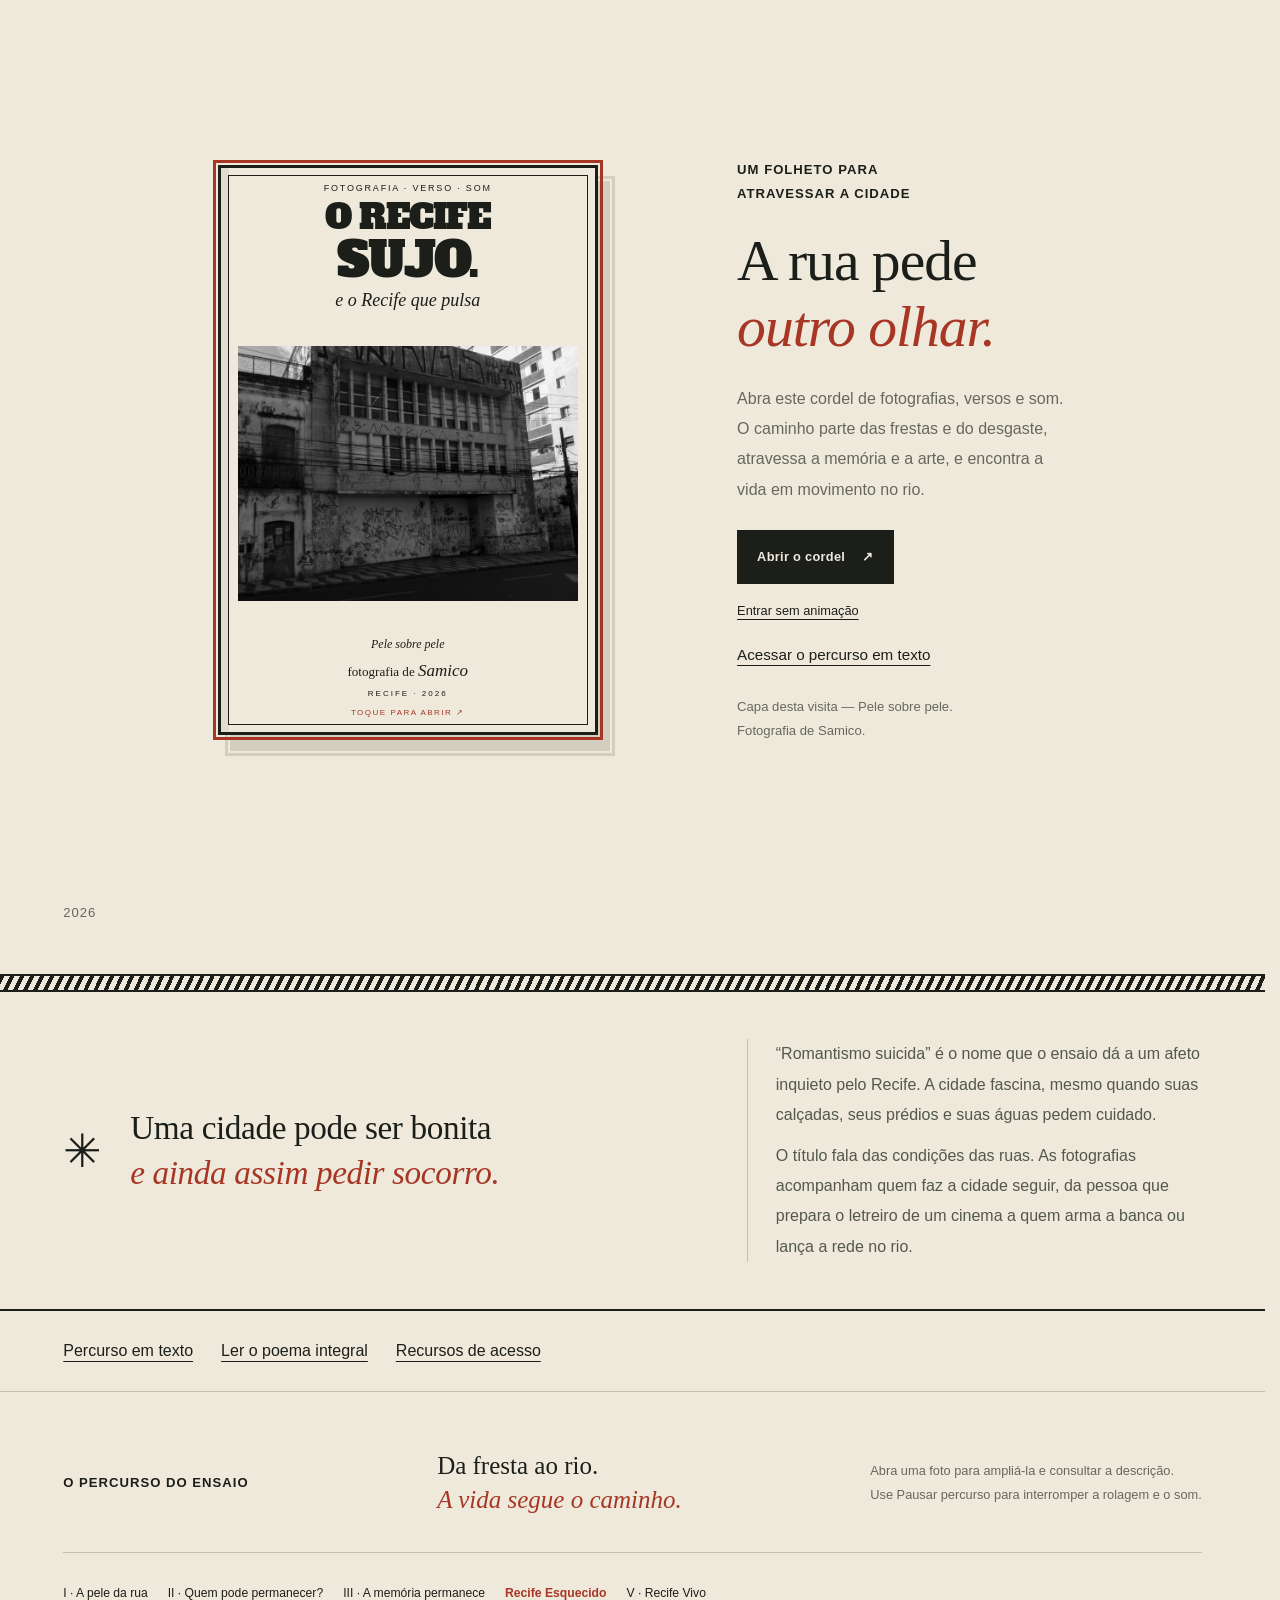
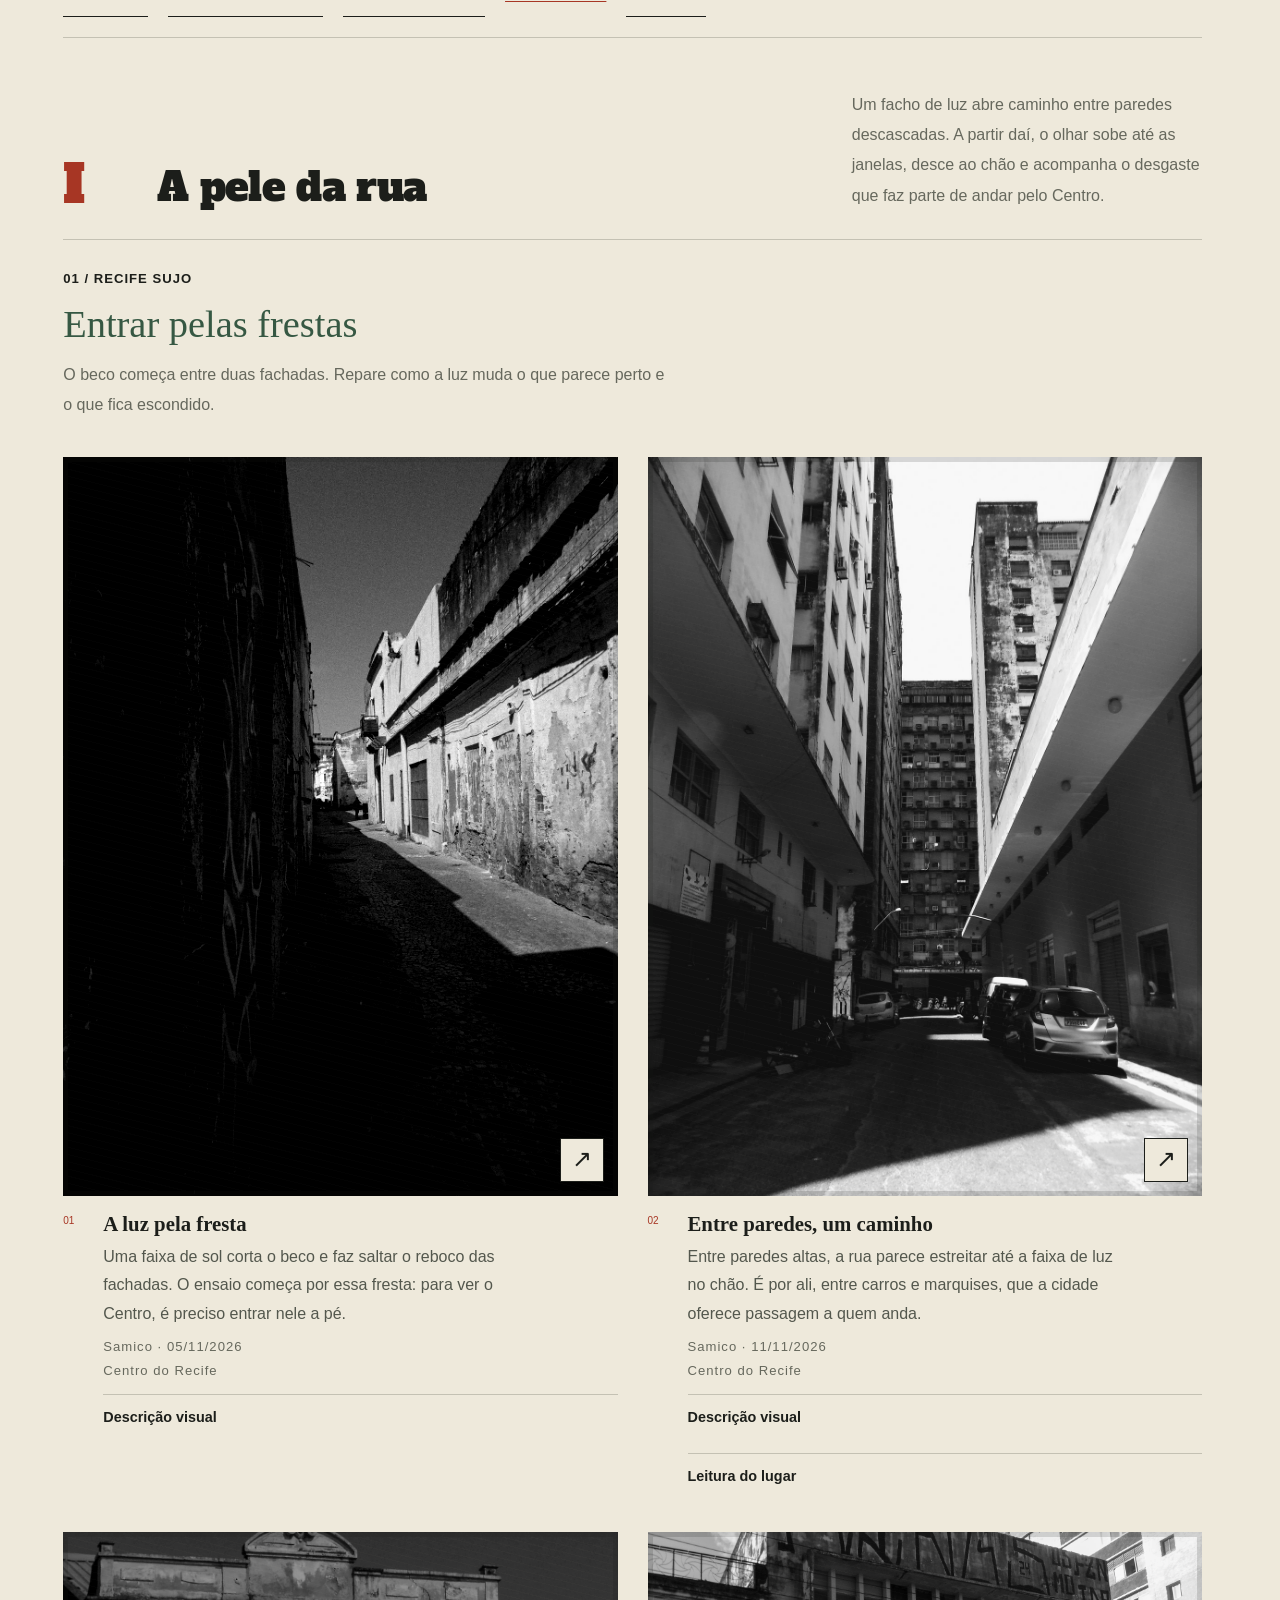
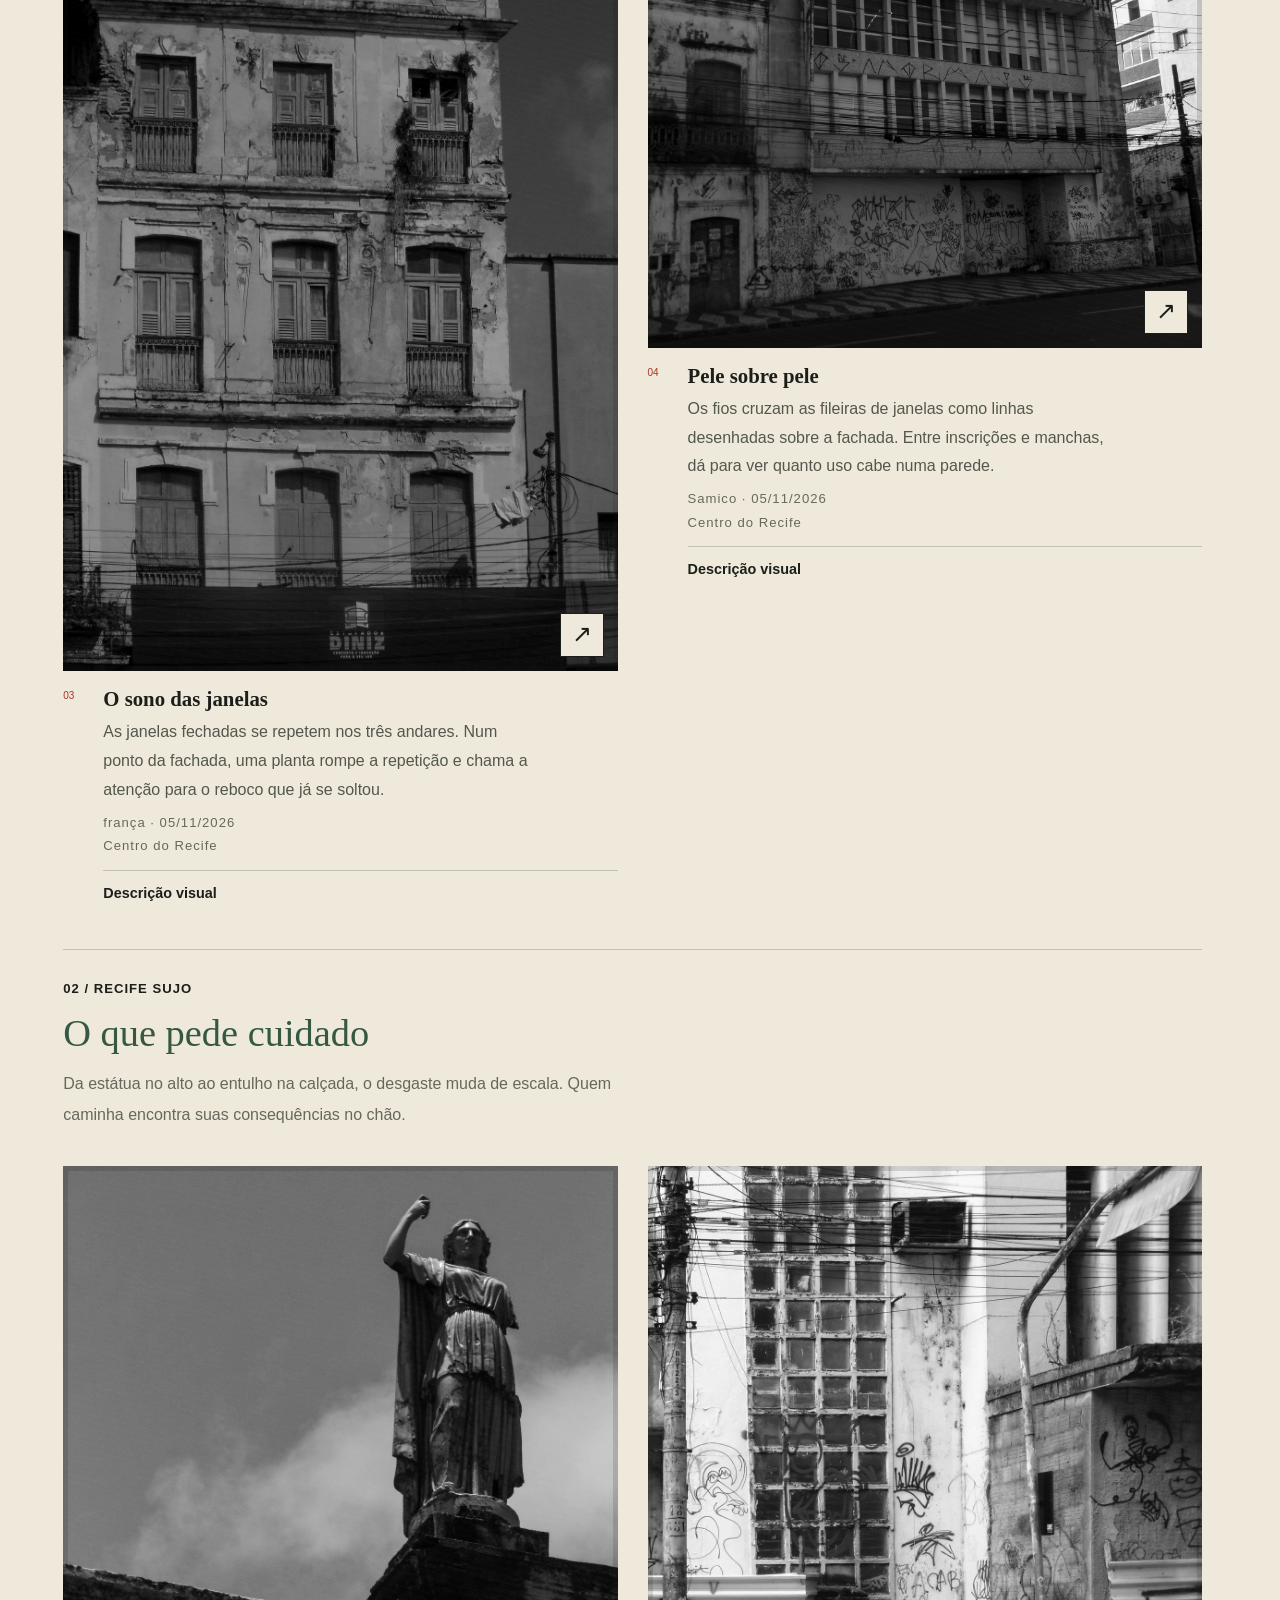
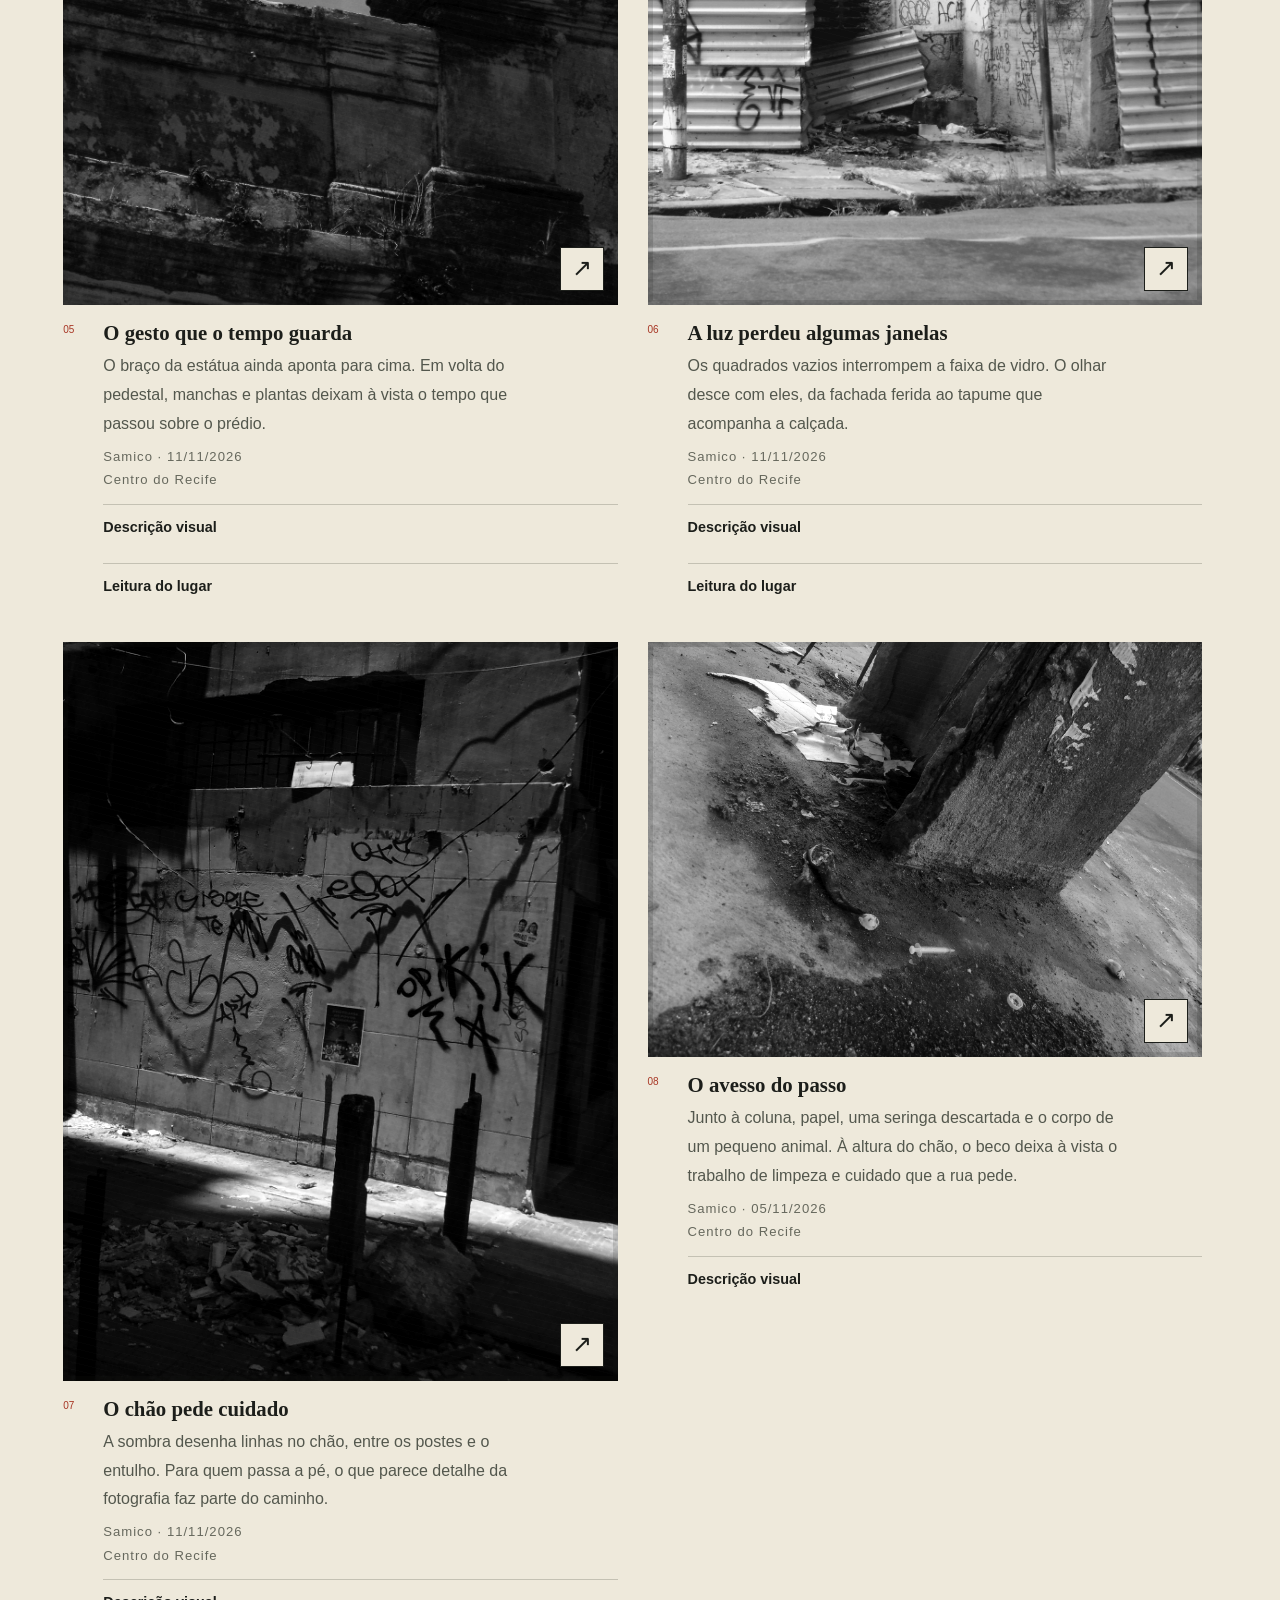
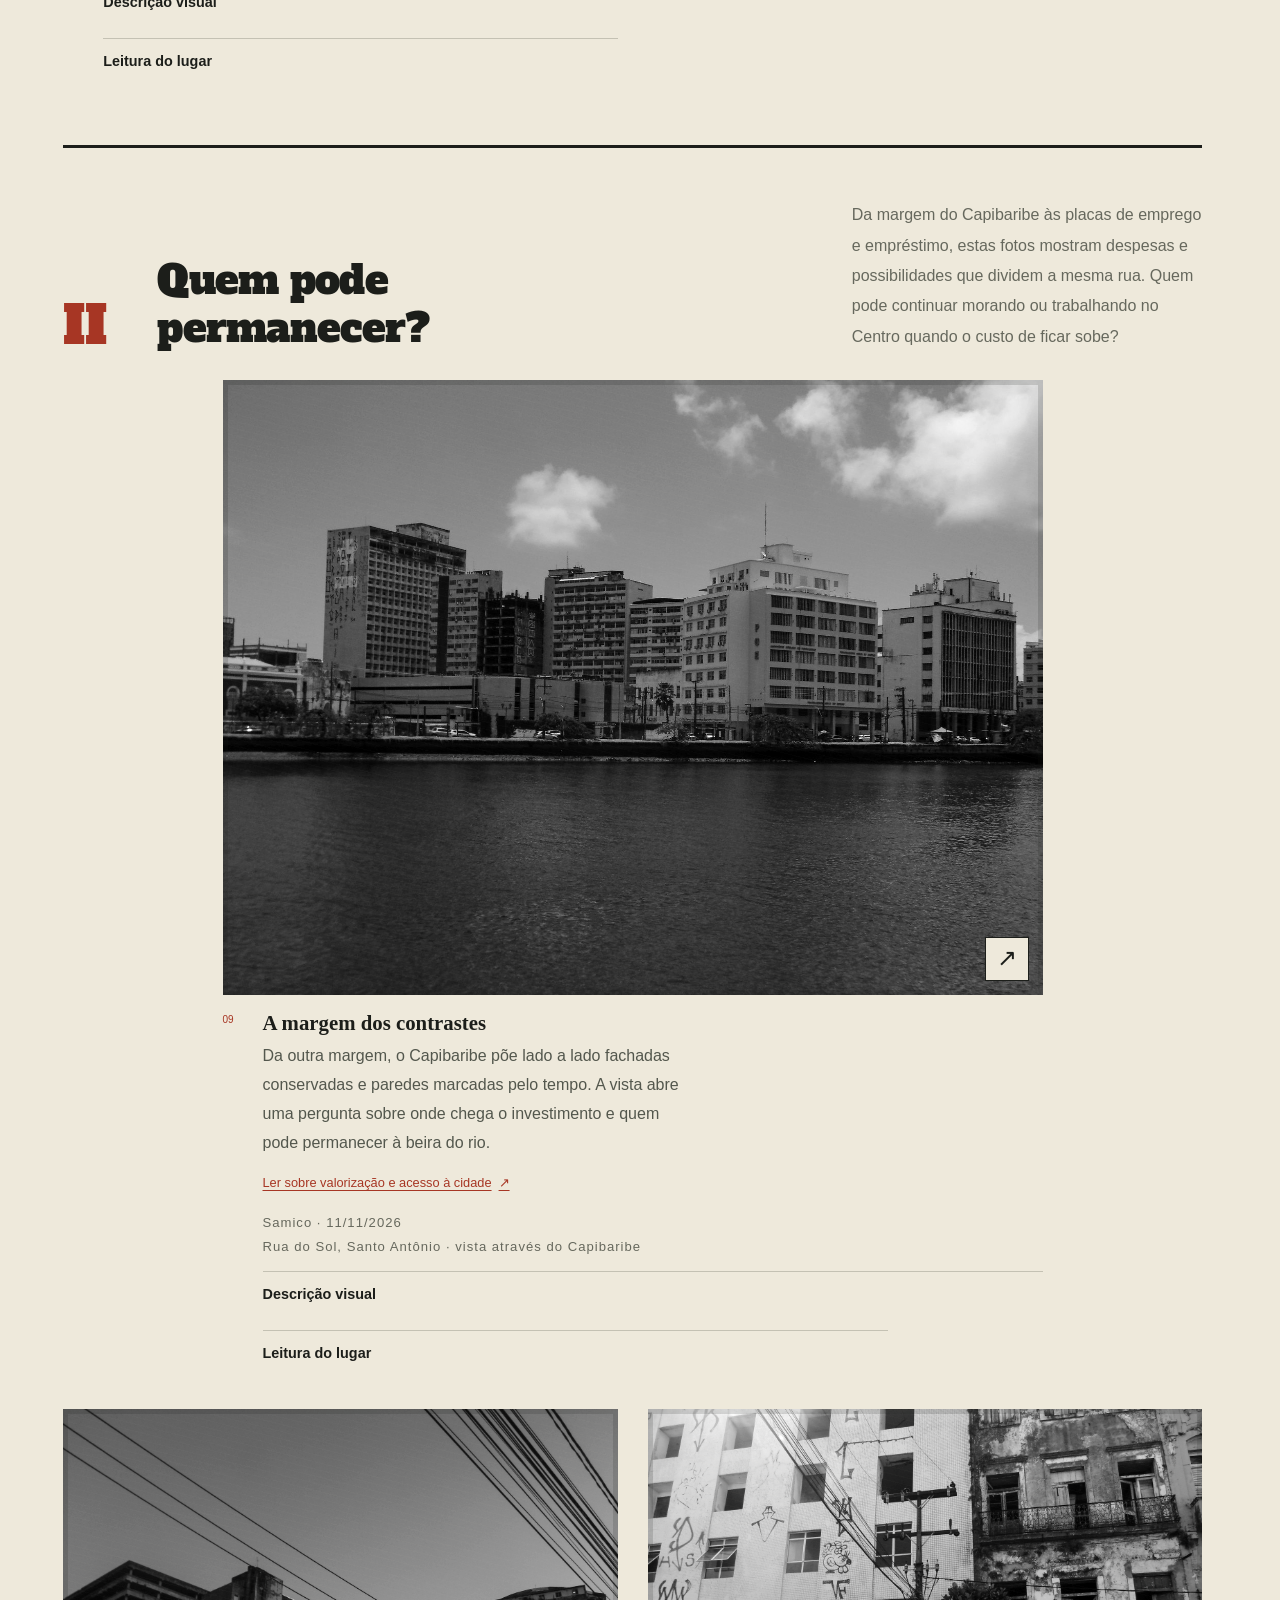
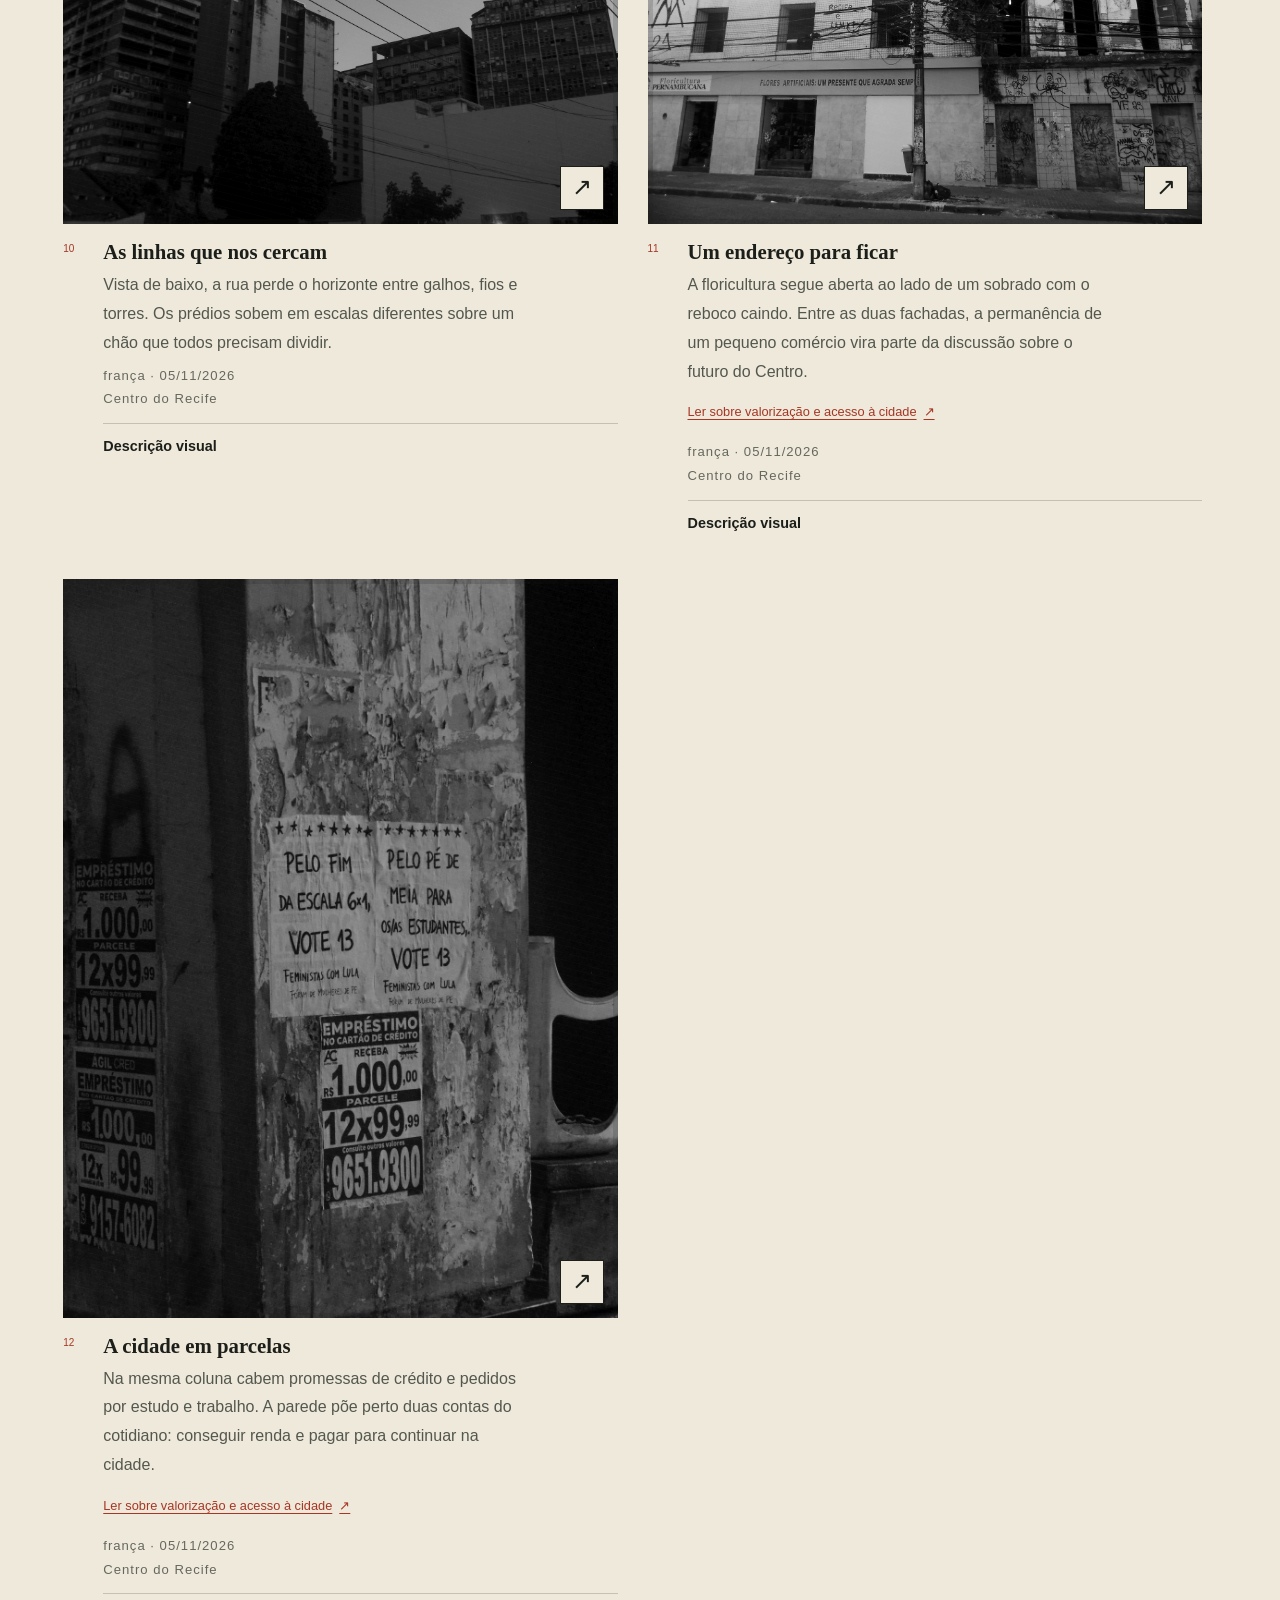
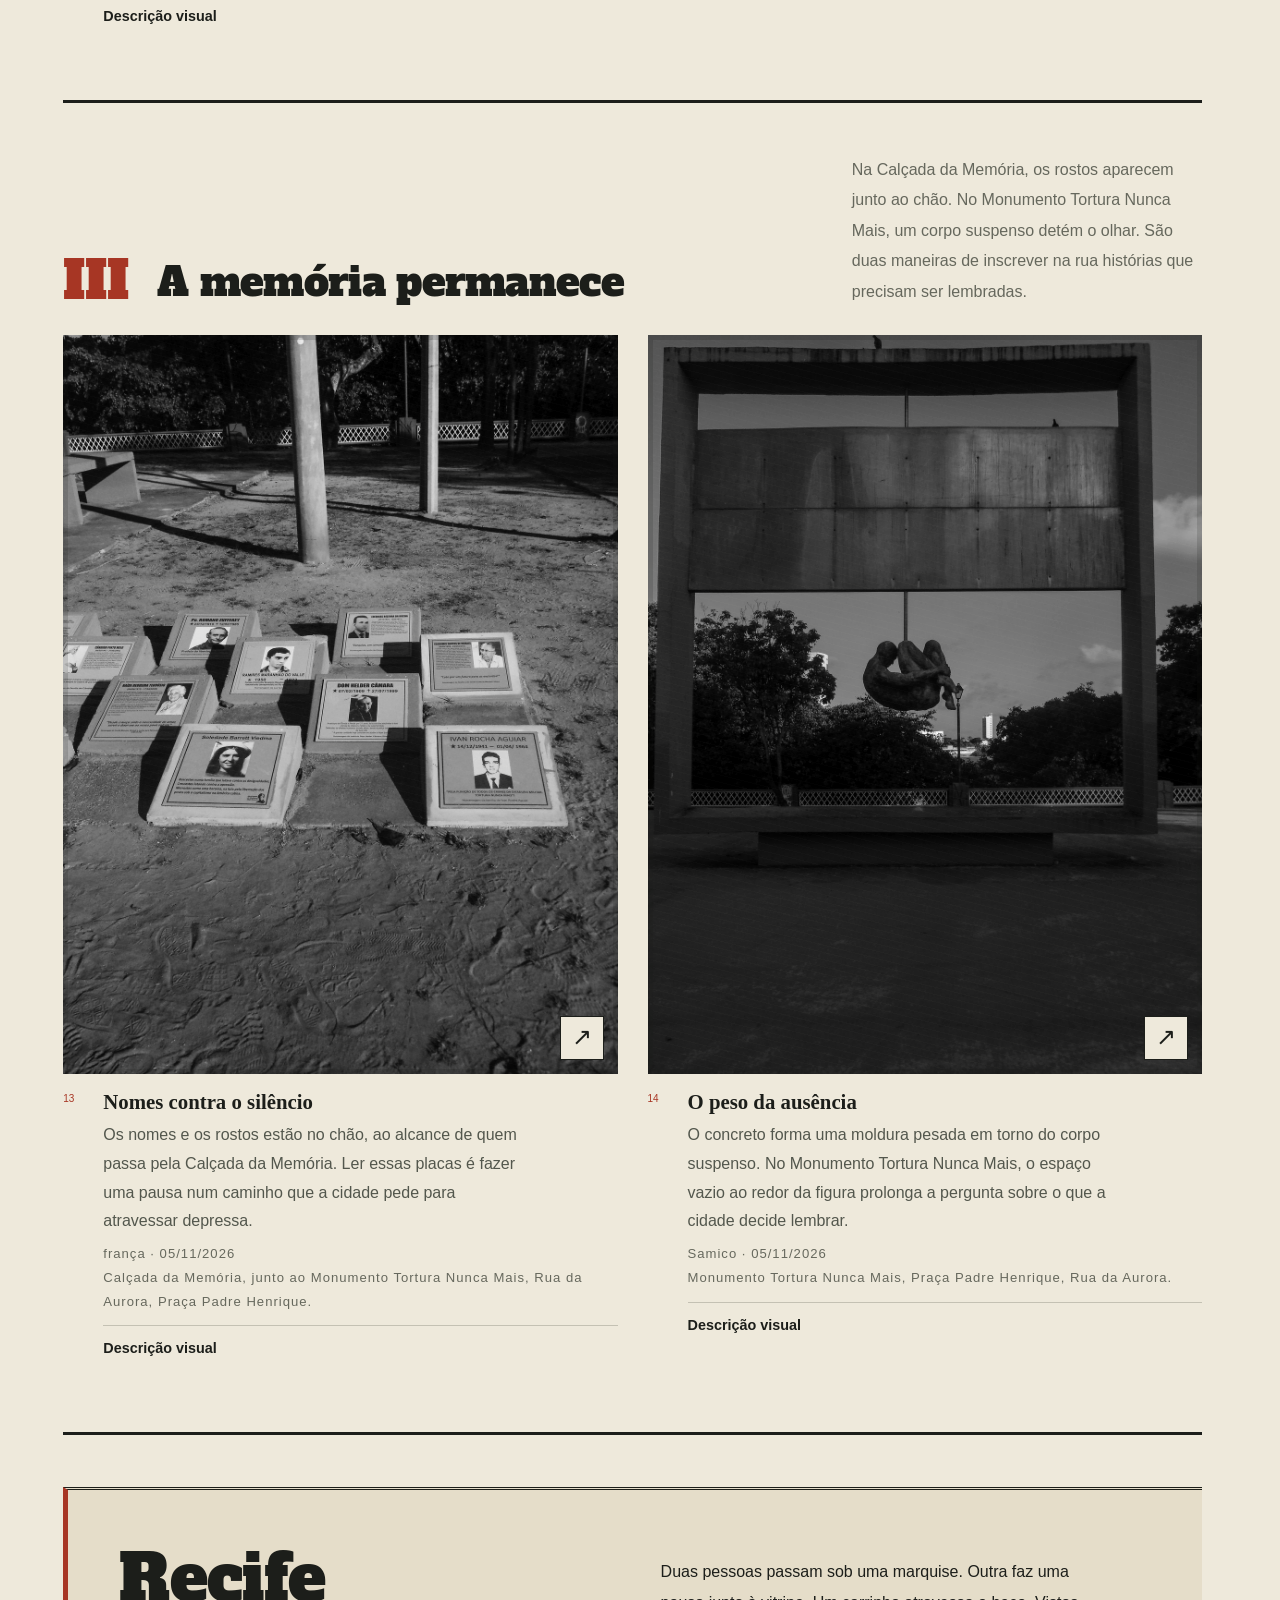
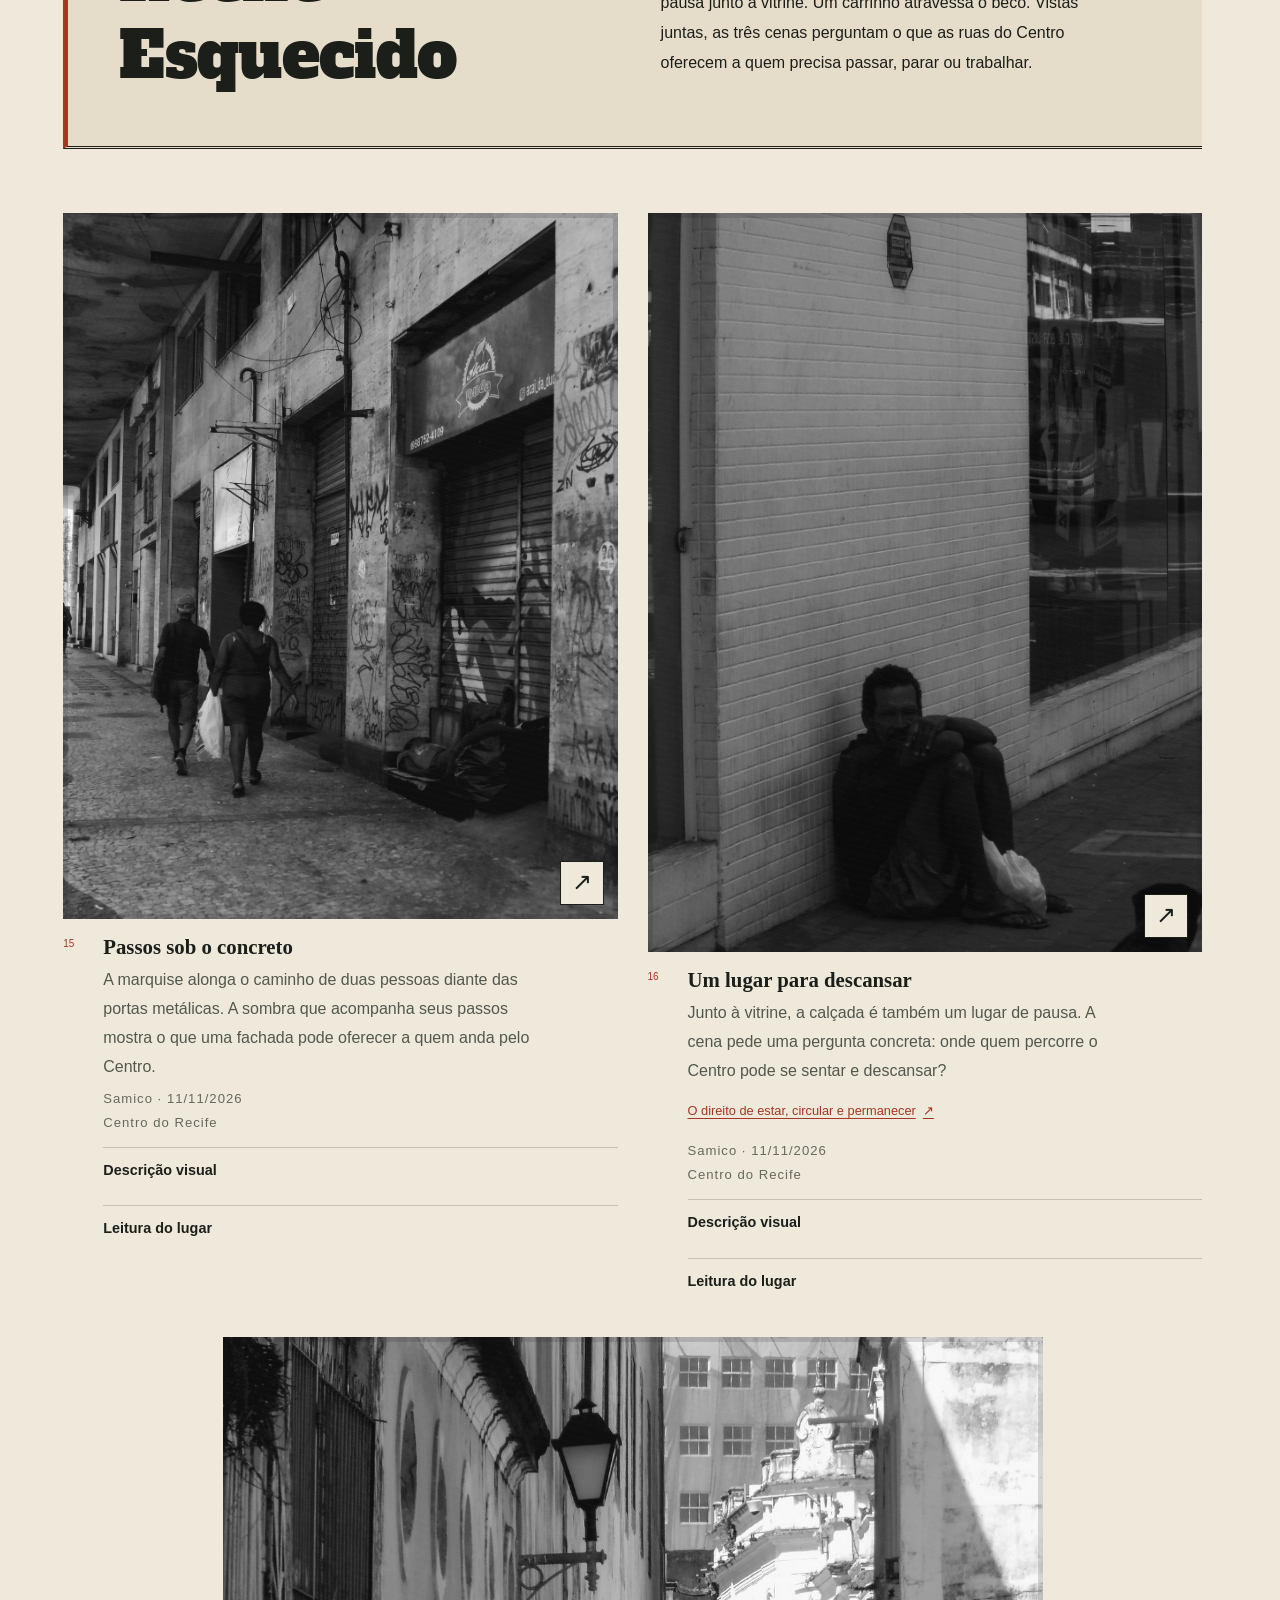
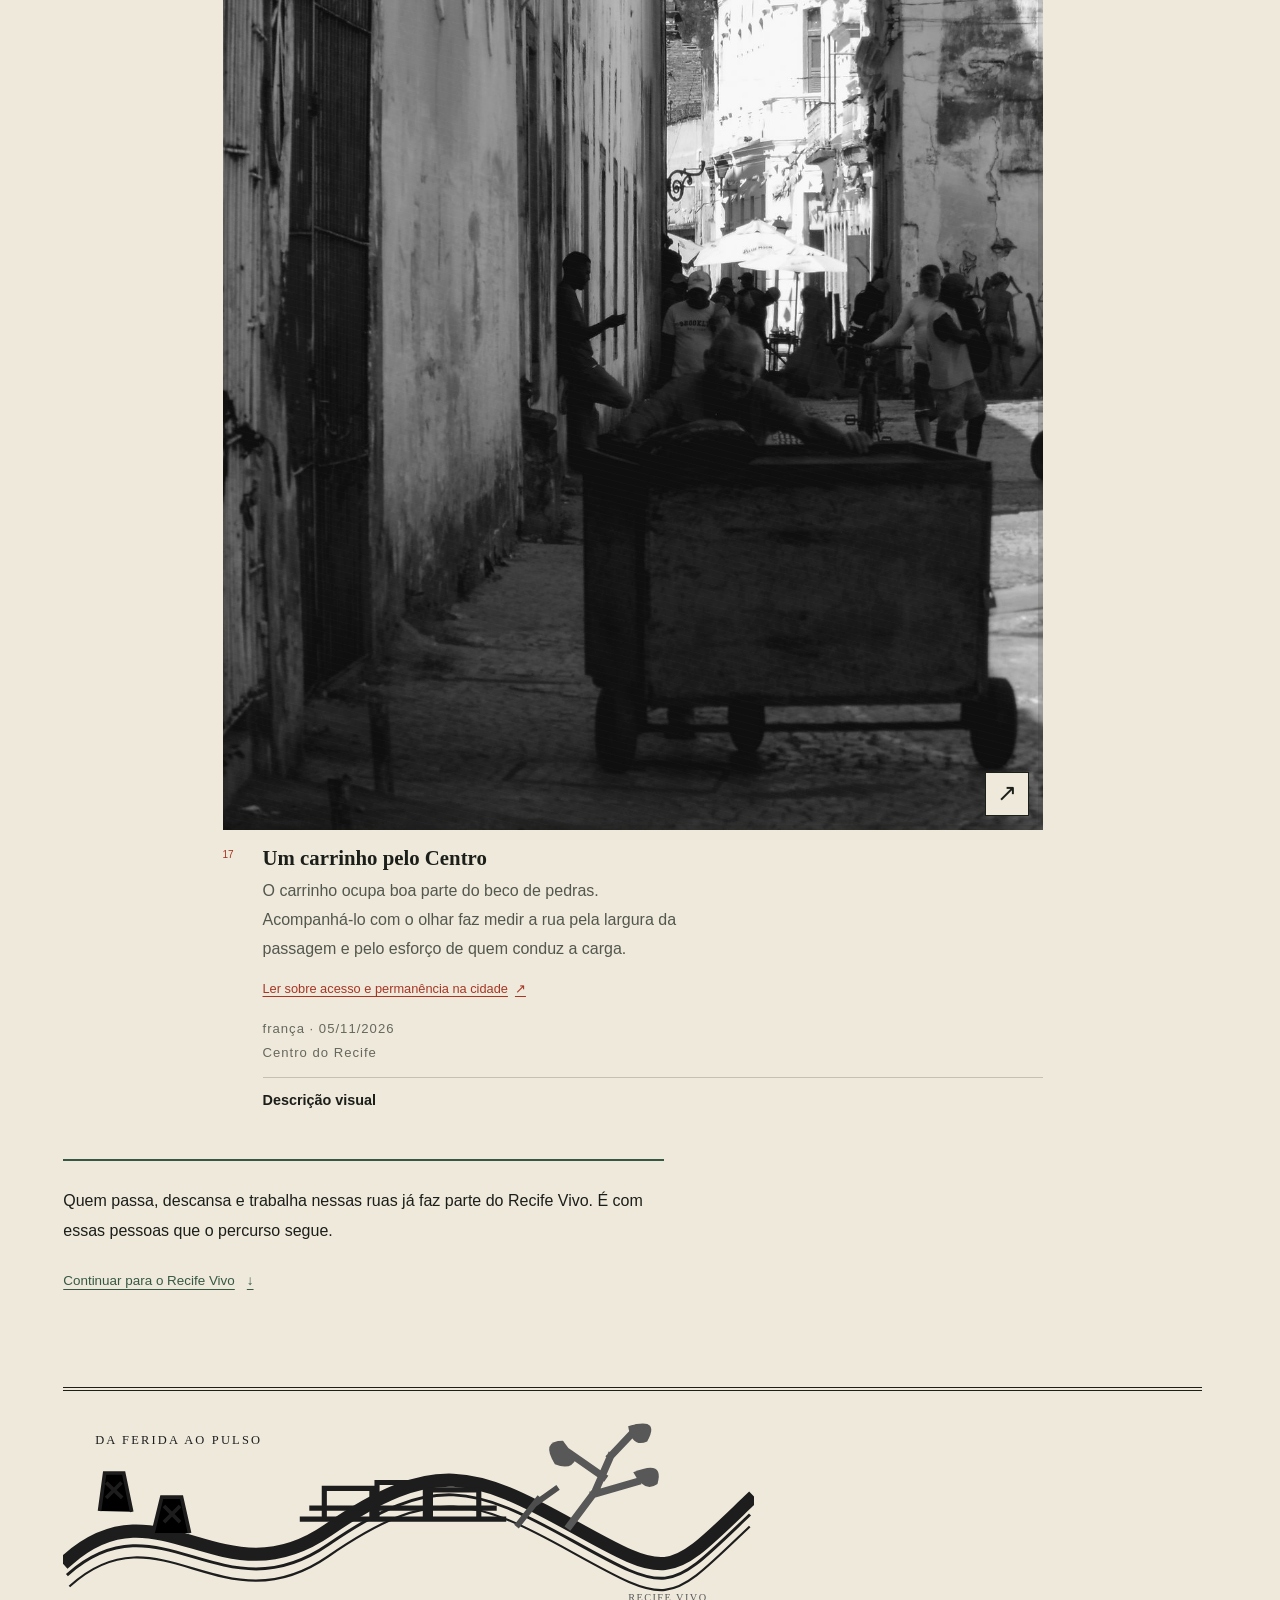
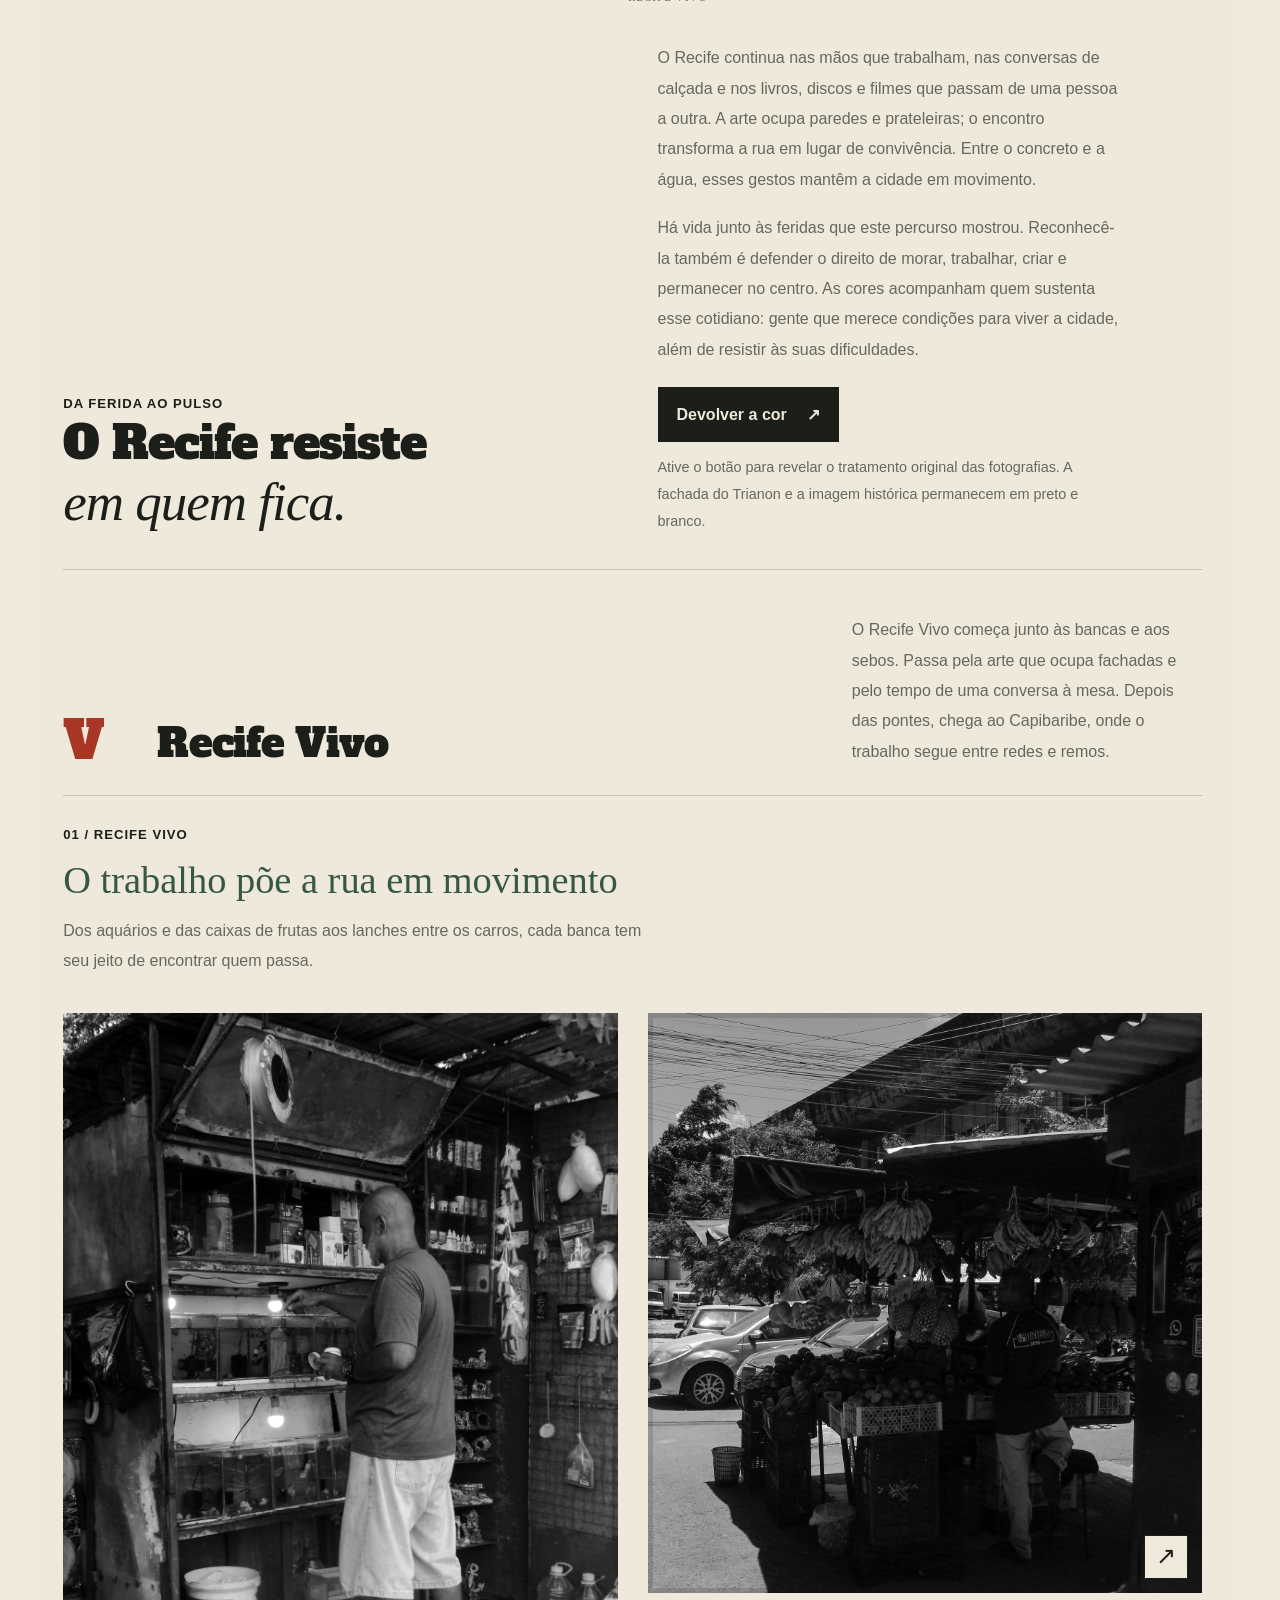
<file: index.html>
<!doctype html>
<html lang="pt-BR">
<head>
  <meta charset="utf-8">
  <meta name="viewport" content="width=device-width,initial-scale=1">
  <meta name="theme-color" content="#eee9db">
  <meta name="description" content="O Recife sujo: o romantismo suicida desta cidade. Um ensaio em 49 fotografias autorais, cordel e música, com uma linguagem visual inspirada na xilogravura.">
  <title>O Recife sujo — e o Recife que pulsa</title>
  <link rel="icon" href="assets/favicon.svg" type="image/svg+xml">
  <link rel="stylesheet" href="styles.css?v=20261112-3">
  <link rel="stylesheet" href="enhancements.css?v=20261125-3">
  <link rel="stylesheet" href="accessibility.css?v=20261112-3">
  <script src="data.js?v=20261126-1" defer></script>
  <script src="app.js?v=20261125-6" defer></script>
  <script src="cordel.js?v=20261112-3" defer></script>
  <script src="enhancements.js?v=20261125-2" defer></script>
  <script src="percurso.js?v=20261125-3" defer></script>
</head>
<body>
  <dialog id="cordel-entry" class="cordel-entry" aria-labelledby="cordel-entry-title" aria-describedby="cordel-entry-description">
    <div class="cordel-entry-layout">
      <div class="cordel-book-space">
        <div class="cordel-book">
          <div class="cordel-page" aria-hidden="true">
            <span>UM CADERNO DO RECIFE</span>
            <p>A rua abre<br>seus caminhos.<br><em>A vida<br>insiste.</em></p>
            <div class="cordel-page-lines"></div>
          </div>
          <div class="cordel-cover">
            <p class="cordel-cover-edition">FOTOGRAFIA · VERSO · SOM</p>
            <h2 id="cordel-entry-title">O RECIFE<br><strong>SUJO.</strong></h2>
            <p class="cordel-cover-subtitle">e o Recife que pulsa</p>
            <figure class="cordel-cover-figure">
              <img id="cordel-cover-image" src="assets/autorais/DSC05656.jpg" alt="Beco em perspectiva com paredes antigas e uma faixa de luz." width="1200" height="1600">
              <figcaption id="cordel-cover-caption">A luz pela fresta</figcaption>
            </figure>
            <p class="cordel-cover-author">fotografia de <strong id="cordel-cover-author">Samico</strong></p>
            <span class="cordel-cover-year">RECIFE · 2026</span>
            <span class="cordel-cover-gesture" aria-hidden="true">TOQUE PARA ABRIR ↗</span>
            <button id="cordel-cover-open" class="cordel-cover-touch" type="button" aria-label="Abrir este cordel pela capa"></button>
          </div>
        </div>
      </div>
      <div class="cordel-entry-copy">
        <p class="eyebrow">UM FOLHETO PARA ATRAVESSAR A CIDADE</p>
        <p class="cordel-entry-lead">A rua pede<br><em>outro olhar.</em></p>
        <p id="cordel-entry-description">Abra este cordel de fotografias, versos e som. O caminho parte das frestas e do desgaste, atravessa a memória e a arte, e encontra a vida em movimento no rio.</p>
        <button id="cordel-open" class="button primary" type="button">Abrir o cordel <span aria-hidden="true">↗</span></button>
        <button id="cordel-skip" class="cordel-skip" type="button">Entrar sem animação</button>
        <a class="cordel-text-entry" href="leitura.html">Acessar o percurso em texto</a>
        <p id="cordel-cover-status" class="cordel-cover-status" role="status" aria-live="polite">Uma imagem do percurso abre esta leitura.</p>
      </div>
    </div>
  </dialog>
  <a class="skip" href="#ensaio">Pular para o ensaio</a>
  <a class="skip" href="leitura.html">Abrir o percurso em texto</a>
  <header class="site-header">
    <a class="wordmark" href="#inicio" aria-label="O Recife sujo, início"><span class="mark">R.</span><span>CADERNO<br>DO RECIFE</span></a>
    <nav aria-label="Navegação principal">
      <a href="#ensaio">O ensaio</a>
      <a href="#recife-esquecido">Recife Esquecido</a>
      <a href="#recife-vivo">Recife Vivo</a>
      <a href="#gentrificacao">Gentrificação</a>
      <a href="#curta">O curta</a>
      <a href="#referencias">Referências</a>
    </nav>
    <span class="edition">49 FOTOGRAFIAS <span>✳</span> 5 MOVIMENTOS</span><button id="access-open" class="access-open" type="button" aria-haspopup="dialog" aria-controls="access-dialog"><span aria-hidden="true">Aa</span> Acessibilidade</button>
  </header>
  <main>
    <section class="hero" id="inicio" aria-labelledby="titulo">
      <div class="hero-copy">
        <p class="eyebrow"><span class="small-star" aria-hidden="true">✳</span> UM ENSAIO EM VERSO, IMAGEM E SOM</p>
        <h1 id="titulo"><span>O RECIFE</span><strong>SUJO<span class="title-dot">.</span></strong></h1>
        <p class="hero-subtitle">O romantismo suicida<br>desta cidade.</p>
        <p class="hero-description">Da luz que entra num beco ao trabalho nas margens do Capibaribe, 49 fotografias acompanham quem anda, trabalha e guarda memória no Centro do Recife. O cordel e as músicas seguem pelo mesmo caminho.</p>
        <div class="hero-actions"><a class="button primary" id="essay-start" href="#ensaio">Percorrer o ensaio <span aria-hidden="true">↘</span></a><button class="button outline narration-trigger" type="button"><span class="play-symbol" aria-hidden="true">▶</span> <span class="narration-label">Ouvir o cordel</span></button></div>
        <a class="hero-route" href="#recife-vivo">Ir direto ao Recife Vivo <span aria-hidden="true">↘</span></a><p class="hero-footnote">FOTOGRAFIAS DE SAMICO E FRANÇA · 5 E 11 DE NOVEMBRO DE 2026</p>
      </div>
      <figure class="hero-art"><div class="hero-image"><img src="assets/autorais/DSC05656.jpg" alt="Beco em perspectiva com calçamento de pedras, parede em sombra à esquerda e fachadas descascadas ao sol à direita." fetchpriority="high"><div class="engraving-lines" aria-hidden="true"></div><span class="hero-frame-number">I</span><span class="hero-image-label" id="hero-photo-title">A luz pela fresta</span></div><figcaption><span id="hero-location">CENTRO DO RECIFE · 5 NOV 2026</span><span id="hero-photo-author">Samico</span></figcaption></figure>
    </section>
    <div class="woodcut-divider" aria-hidden="true"></div>
    <section class="manifesto" aria-label="Apresentação do ensaio"><span class="manifesto-symbol" aria-hidden="true">✳</span><p>Uma cidade pode ser bonita<br><em>e ainda assim pedir socorro.</em></p><div class="manifesto-note"><p>“Romantismo suicida” é o nome que o ensaio dá a um afeto inquieto pelo Recife. A cidade fascina, mesmo quando suas calçadas, seus prédios e suas águas pedem cuidado.</p><p>O título fala das condições das ruas. As fotografias acompanham quem faz a cidade seguir, da pessoa que prepara o letreiro de um cinema a quem arma a banca ou lança a rede no rio.</p></div></section>
    <nav class="access-shortcuts" aria-label="Formas de acompanhar o projeto"><a href="leitura.html">Percurso em texto</a><a href="#cordel">Ler o poema integral</a><a href="#acesso">Recursos de acesso</a></nav>
    <section id="ensaio" class="essay" aria-label="Ensaio em quarenta e nove fotografias autorais">
      <div class="essay-opening"><span class="eyebrow">O PERCURSO DO ENSAIO</span><p>Da fresta ao rio.<br><em>A vida segue o caminho.</em></p><span class="small-note">Abra uma foto para ampliá-la e consultar a descrição.<br>Use Pausar percurso para interromper a rolagem e o som.</span></div>
      <nav class="essay-chapters" id="essay-chapters" aria-label="Navegar pelos capítulos do ensaio"></nav><div id="movements"></div>
    </section>

    <section class="urban-section" id="gentrificacao" tabindex="-1" aria-labelledby="urban-title">
      <div class="urban-section-heading">
        <div><p class="eyebrow">TERRITÓRIO EM DISPUTA / MANGUEBEAT E GENTRIFICAÇÃO</p><h2 id="urban-title">A cidade muda.<br><em>Quem pode ficar?</em></h2></div>
        <p class="urban-section-intro">O manguebeat chamou a atenção para problemas do Recife no início dos anos 1990. Hoje, as disputas pelo Centro levantam uma pergunta semelhante: quem se beneficia quando a cidade muda?</p>
      </div>
      <div class="urban-comparison" aria-label="Diálogo entre o contexto do manguebeat e os estudos sobre gentrificação">
        <article class="urban-history" aria-labelledby="urban-history-title">
          <p class="urban-period">01 / INÍCIO DOS ANOS 1990</p>
          <h3 id="urban-history-title">A cidade em emergência.</h3>
          <p>Uma expressão sobre o Recife marcou a memória do manguebeat.</p>
          <blockquote>“quarta pior cidade do mundo para se viver”</blockquote>
          <p>A expressão, retomada pela Fundação Joaquim Nabuco, situa o ambiente de estagnação em que a cena surgiu. O manifesto <em>Caranguejos com cérebro</em> denunciava a destruição dos manguezais e propunha uma resposta coletiva pela criação e pela circulação cultural.</p>
          <a class="urban-source" href="https://pesquisaescolar.fundaj.gov.br/pt-br/artigo/manguebeat/" target="_blank" rel="noopener">Fundaj · contexto e manifesto ↗</a>
          <details class="urban-ranking">
            <summary>O que aquele ranking media? <span aria-hidden="true">+</span></summary>
            <div>
              <p>O estudo <em>Cities: Life in the World’s 100 Largest Metropolitan Areas</em>, do Population Crisis Committee, é de 1990. Comparava cem grandes áreas metropolitanas por dez critérios de condições de vida, incluindo moradia, saúde, educação, segurança e ambiente.</p>
              <p>É um recorte histórico: não era um índice de gentrificação nem descreve uma classificação atual.</p>
              <a class="urban-source" href="https://clintonwhitehouse5.archives.gov/PCSD/Publications/suscomm/suscoe.html" target="_blank" rel="noopener">Arquivo oficial · descrição do estudo de 1990 ↗</a>
              <p>O acervo ICAA/MFAH registra a edição do manifesto publicada no encarte de <em>Da lama ao caos</em>, de 1994, e relaciona o texto a Fred Zero Quatro e à articulação da cena no início da década.</p>
              <a class="urban-source" href="https://icaa.mfah.org/s/en/item/1111342" target="_blank" rel="noopener">ICAA/MFAH · registro de Caranguejos com cérebro ↗</a>
            </div>
          </details>
        </article>
        <article class="urban-present" aria-labelledby="urban-present-title">
          <p class="urban-period">02 / VALORIZAÇÃO E ACESSO À CIDADE</p>
          <h3 id="urban-present-title">A cidade em valorização.</h3>
          <p>Gentrificação envolve a valorização de áreas acompanhada da restrição ou substituição de moradores, atividades e usos populares. Os estudos sobre Recife examinam também o acesso ao patrimônio, ao lazer e aos espaços de consumo.</p>
          <p class="urban-panel-question">Quem participa do novo valor?<br><em>Quem encontra lugar nele?</em></p>
          <p>No Bairro do Recife, os usos cotidianos disputam espaço com o consumo planejado. No centro histórico e na frente d’água, patrimônio e investimentos tornam a permanência e o acesso questões centrais.</p>
          <a class="urban-source" href="#estudos-recife">Conhecer os três estudos ↓</a>
        </article>
      </div>

      <div class="urban-photo-reading" aria-labelledby="urban-photo-title">
        <div class="urban-photo-heading">
          <p class="eyebrow">TRÊS IMAGENS DO PRIMEIRO PERCURSO / 5 NOVEMBRO DE 2026</p>
          <h3 id="urban-photo-title">Três imagens.<br><em>Quem encontra lugar?</em></h3>
          <p>Fachadas, cartazes e edifícios dão forma às perguntas sobre acesso e permanência. As legendas aproximam o que foi fotografado dos estudos sobre gentrificação apresentados nesta seção.</p>
        </div>
        <div class="photo-grid" id="urban-photo-gallery"></div>
      </div>

      <div class="urban-access" id="barreiras-acesso" tabindex="-1" aria-labelledby="urban-access-title">
        <p class="eyebrow">DIFERENTES ÁREAS / GANHOS DESIGUAIS</p>
        <h3 id="urban-access-title">O preço também<br><em>levanta muros.</em></h3>
        <p>A valorização do Recife avançou por frentes distintas: turismo e lazer no Bairro do Recife; tecnologia e negócios ligados ao Porto Digital; requalificação do patrimônio em Santo Antônio, São José, Boa Vista e Santo Amaro; e empreendimentos imobiliários nas frentes d’água. Essas dinâmicas se sobrepõem e seus ganhos não se distribuem igualmente.</p>
        <p>Para a população de menor renda, a questão atual é conseguir permanecer e usufruir desses lugares. Quando imóveis, aluguéis e serviços se orientam para públicos com maior poder de compra, o acesso se estreita. A distância não se mede apenas em quilômetros: também aparece no orçamento necessário para morar, trabalhar e participar da vida urbana.</p>
        <div class="urban-access-grid">
          <article><span>01 / MORAR</span><h4>Permanecer perto.</h4><p>Aluguéis e preços dos imóveis que superam a renda dificultam a permanência em áreas com serviços e infraestrutura.</p></article>
          <article><span>02 / TRABALHAR</span><h4>Manter o próprio lugar.</h4><p>Mudanças de uso e de custo dos imóveis podem pressionar atividades e pequenos comércios populares.</p></article>
          <article><span>03 / FREQUENTAR</span><h4>Chegar e poder ficar.</h4><p>A circulação pode continuar aberta, enquanto o consumo e o lazer oferecidos se tornam financeiramente inacessíveis para parte da população.</p></article>
        </div>
        <p class="urban-access-statement">Uma cidade viva precisa caber também no orçamento de quem a constrói.</p>
        <details class="urban-access-sources">
          <summary>Fontes sobre valorização e acesso <span aria-hidden="true">+</span></summary>
          <div>
            <p>Esta leitura se apoia em estudos publicados em 2024 e 2025, com períodos e métodos próprios. A análise de Abascal e Bilbao, por exemplo, examina as transformações de 2000 a 2023.</p>
            <a class="urban-source" href="https://doi.org/10.15847/cct.34363" target="_blank" rel="noopener">Abascal e Bilbao (2024) · Dissonâncias nas políticas de revitalização da área central do Recife: avanços e desafios das transformações urbanísticas (2000–2023) ↗</a>
            <a class="urban-source" href="https://doi.org/10.1590/2175-3369.016.e20230292" target="_blank" rel="noopener">Marques e Lacerda (2024) · Mercado de tecnologia como vetor da revitalização de áreas históricas: reflexões baseadas no caso recifense ↗</a>
            <a class="urban-source" href="https://www.observatoriodasmetropoles.net.br/wp-content/uploads/2025/12/978-65-5252-222-1_Dinamicas-Imobiliarias.pdf#page=447" target="_blank" rel="noopener">Rocha, Diniz e Lima (2025) · Instrumentos do Estatuto da Cidade no Plano Diretor do Recife, em Dinâmicas imobiliárias no Brasil contemporâneo, p. 450–451 ↗</a>
          </div>
        </details>
      </div>
      <div class="urban-interpretation">
        <p class="eyebrow">LEITURA DO PROJETO</p>
        <p class="urban-bridge-title">O direito de criar encontra<br><em>o direito de permanecer.</em></p>
        <p>Aproximar o manguebeat da gentrificação é colocar em diálogo duas perguntas: como devolver vitalidade à cidade e como compartilhar suas transformações? Neste ensaio, arte, moradia, acesso aos espaços e participação nas decisões fazem parte da mesma discussão sobre a vida urbana.</p>
      </div>
      <div class="urban-studies" id="estudos-recife" tabindex="-1" aria-labelledby="urban-studies-title">
        <div class="urban-studies-heading"><p class="eyebrow">BASE DE COMPARAÇÃO / PESQUISAS LOCAIS</p><h3 id="urban-studies-title">Três recortes do Recife.</h3><p>A comparação é entre questões históricas e urbanas. As pesquisas não compõem uma nova edição do ranking de 1990.</p></div>
        <div class="urban-studies-grid">
          <article>
            <span>01 / BAIRRO DO RECIFE</span><h4>O espaço público em disputa.</h4>
            <p>Rogerio Proença Leite analisa a requalificação orientada ao consumo e os usos e contra-usos que disputam os sentidos dos lugares. A cidade também se produz nas apropriações cotidianas.</p>
            <a class="urban-source" href="https://doi.org/10.1590/S0102-69092002000200008" target="_blank" rel="noopener">Leite (2002) · Contra-usos e espaço público: notas sobre a construção social dos lugares na Manguetown ↗</a>
          </article>
          <article>
            <span>02 / CENTRO HISTÓRICO</span><h4>A memória também ganha preço.</h4>
            <p>Edvânia Torres Aguiar Gomes e Mariana Zerbone Alves de Albuquerque discutem como patrimônio e memória participam da valorização imobiliária e dos processos de segregação no centro histórico.</p>
            <a class="urban-source" href="https://doi.org/10.51359/2675-7354.2023.261694" target="_blank" rel="noopener">Gomes e Albuquerque (2023) · Patrimônio histórico no centro do Recife e os paradoxos da gentrificação ↗</a>
          </article>
          <article>
            <span>03 / CAIS JOSÉ ESTELITA</span><h4>Quem decide a frente d’água?</h4>
            <p>Luciano Fedozzi e Mariana Vivian reconstituem os projetos Porto Novo e Novo Recife, suas articulações políticas e as contestações ao Novo Recife. O caso situa a disputa pelos usos da frente d’água.</p>
            <a class="urban-source" href="https://doi.org/10.1590/s0102-6992-202136020015" target="_blank" rel="noopener">Fedozzi e Vivian (2021) · Uma sociologia das políticas de waterfront regeneration no Brasil: análise de três casos emblemáticos ↗</a>
          </article>
        </div>
      </div>
      <div class="urban-section-foot"><p>As três fotos são de 5 de novembro de 2026. Os estudos acima ajudam a ler o que cada cena sugere sobre valorização, acesso e permanência no Centro.</p><div><a class="urban-source" href="#capitulo-1">Voltar à cidade fotografada ↑</a><a class="urban-source" href="#recife-vivo">Reencontrar o Recife vivo ↗</a></div></div>
    </section>
    <section class="cordel-section" id="cordel" aria-labelledby="cordel-title"><div class="cordel-heading"><p class="eyebrow">O POEMA / LEITURA INTEGRAL</p><h2 id="cordel-title">Um amor<br><em>de olhos abertos.</em></h2><p>Este poema original acompanha o caminho das fotografias: das marcas da rua à presença de quem trabalha, guarda memórias e mantém a arte em circulação. Em cinco sextilhas, o olhar segue até o rio e encontra a vida que continua.</p><p>O cordel reúne a xilogravura de J. Borges, as fotografias de Samico, frança e Mário de Carvalho, o manguebeat de Chico Science e Nação Zumbi, as estações de Reginaldo Rossi, a Rua da União de Manuel Bandeira, o cinema de Kleber Mendonça Filho, a rabeca de Antônio Nóbrega, o baião de Luiz Gonzaga e o rio de João Cabral de Melo Neto.</p><a class="poem-reference-link" href="#referencias">Conhecer as referências do poema <span aria-hidden="true">↗</span></a><button type="button" class="button light narration-trigger"><span aria-hidden="true">▶</span><span class="narration-label">Ouvir o cordel</span></button><label class="reading-music-option"><input id="reading-with-music" type="checkbox" checked> Acompanhar a leitura do cordel com música</label><p class="demo-note" id="speech-support">Leitura automática do navegador, opcional. O poema completo está escrito ao lado e na versão em texto.</p><div class="woodcut-river" aria-hidden="true"><svg viewBox="0 0 330 160" fill="none"><path d="M5 120C65 85 100 145 160 110S255 95 325 112M5 132C65 97 100 157 160 122S255 107 325 124M5 144C65 109 100 169 160 134S255 119 325 136" stroke="currentColor" stroke-width="3"/><path d="M20 94V70H60V94M65 94V48H110V94M115 94V62H147V94M153 94V35H205V94M213 94V59H255V94M263 94V44H300V94" stroke="currentColor" stroke-width="5"/><path d="M75 60H98M75 71H98M163 49H193M163 61H193M163 73H193M273 56H290M273 68H290M223 71H245" stroke="currentColor" stroke-width="4"/><path d="M4 100H325" stroke="currentColor" stroke-width="5"/></svg></div></div><div id="poem" class="poem-grid"></div></section>

    <section class="sensory-access" id="acesso" tabindex="-1" aria-labelledby="sensory-title">
      <header><p class="eyebrow">OUTRAS FORMAS DE PERCORRER</p><h2 id="sensory-title">A cidade também<br><em>se encontra na palavra.</em></h2><p>Imagem, voz e texto acompanham o mesmo caminho. Escolha como explorar o ensaio, com som ou em silêncio.</p></header>
      <div class="sensory-access-grid">
        <article><h3>Descrições e leitura por voz</h3><p>Cada fotografia tem uma descrição visual em texto. Ao ampliar, você encontra também a leitura do projeto e pode ouvir os dois textos, com controles de pausa e parada dentro da janela. A voz é automática e só começa quando você a solicita; ao trocar ou fechar a foto, a leitura para.</p><p>Tab percorre links e botões; Enter os ativa. Na fotografia ampliada, as setas esquerda e direita trocam a imagem, e Escape fecha a janela. O foco retorna à fotografia que você abriu.</p><a href="leitura.html">Ler o percurso em uma página de texto</a><a href="assets/percurso-em-texto.txt" download>Baixar descrições, poema e pesquisa em texto</a></article>
        <article><h3>O percurso completo sem som</h3><p>O poema, as legendas e a interpretação das imagens estão escritos. Nenhuma explicação depende da voz. O botão de cor anuncia seu estado em texto, e os controles da trilha indicam quando ela está tocando ou pausada.</p><p id="sound-description">As três músicas tocam em volume baixo. O trecho de A Cidade se repete até a entrada do Recife Esquecido. Use o controle de música para pausar ou ajustar o volume.</p><ul class="track-credits"><li><strong>Recife Sujo</strong> · <a href="https://www.youtube.com/watch?v=WVT1XskxUZk" target="_blank" rel="noopener"><em>A Cidade</em> ↗</a> · Chico Science &amp; Nação Zumbi. Trecho 1:18,6–1:40,4. O primeiro refrão põe em palavras a desigualdade que as fotos sugerem. A batida segue sozinha antes da próxima estrofe.</li><li><strong>Recife Esquecido</strong> · <a href="https://www.youtube.com/watch?v=uiuHLqdambI" target="_blank" rel="noopener"><em>As Quatro Estações</em> ↗</a> · Reginaldo Rossi. Trecho 0:08–0:34. O tom melancólico da abertura acompanha as cenas de passagem e espera no Centro.</li><li><strong>Recife Vivo</strong> · <a href="https://www.youtube.com/watch?v=d4uNOo4OWa4" target="_blank" rel="noopener"><em>Coco Dub (Afrociberdelia)</em> ↗</a> · Chico Science &amp; Nação Zumbi. Trecho 0:24–0:50. O trecho em que a batida ganha corpo acompanha a chegada da cor e o movimento das ruas.</li></ul><a href="#cordel">Ler as cinco sextilhas do cordel</a><p>O <a href="#trailer">trailer está disponível</a>. A montagem final do curta está em produção.</p></article>
      </div>
    </section>
    <section class="film-section" id="curta" aria-labelledby="film-title">
      <div class="film-heading"><p class="eyebrow">O ENSAIO GANHA TEMPO E MOVIMENTO</p><h2 id="film-title">O que ainda<br><em>pulsa.</em></h2><p>O curta parte das imagens e dos versos do ensaio para acompanhar quem trabalha, cria e guarda a memória da cidade.</p><span class="production-label">CURTA EM PRODUÇÃO · PROPOSTA DE 90 SEGUNDOS</span></div>
      <div class="film-content"><section class="film-trailer" id="trailer" aria-labelledby="trailer-title">
          <h3 id="trailer-title">Trailer de <em>O que ainda pulsa</em></h3>
          <video id="film-trailer" controls playsinline preload="metadata" poster="assets/curta-poster.svg" aria-labelledby="trailer-title">
            <source src="assets/trailer-o-que-ainda-pulsa.mp4?v=final-1080p" type="video/mp4">
            <a href="assets/trailer-o-que-ainda-pulsa.mp4?v=final-1080p">Abrir o trailer em MP4</a>
          </video>
        </section><video id="short-film" controls playsinline preload="metadata" hidden aria-label="Curta O que ainda pulsa"></video><p class="film-access-note">A montagem final do curta está em produção. O trailer disponível ainda não tem legendas, transcrição, audiodescrição ou versão em Libras.</p><div id="film-transcript" hidden></div><details class="storyboard"><summary>Conhecer o roteiro proposto <span aria-hidden="true">+</span></summary><ol><li><strong>0–30 s / A superfície.</strong> Paredes, chão e água. A leitura do cordel começa sobre quatro fotografias do percurso.</li><li><strong>30–60 s / O gesto.</strong> O grupo escreve, fotografa e interpreta o poema. O fazer artístico entra na narrativa.</li><li><strong>60–90 s / O pulso.</strong> Trabalho, criação e convivência nos mesmos lugares. As trinta e duas fotografias do Recife vivo se encontram com a sextilha sobre resistência e permanência.</li></ol><p class="closing-question">Que Recife o nosso gesto ajuda a manter vivo?</p><a class="download-link" href="assets/roteiro-a3.txt" download>Baixar roteiro e plano de produção ↓</a></details></div>
    </section>
    <section class="authorship-section" id="autoria" aria-labelledby="authorship-title"><div class="authorship-intro"><p class="eyebrow">UM PERCURSO AUTORAL PARA A3</p><h2 id="authorship-title">A cidade é o lugar.<br><em>A autoria é o percurso.</em></h2><p>Samico e frança fotografaram o Centro em dois dias de novembro de 2026. O ensaio reúne 49 imagens desses percursos, organizadas pelas relações entre as cenas.</p></div><div class="authorship-grid"><article><span>01 / QUARENTA E NOVE FOTOGRAFIAS</span><h3>Da fresta ao rio.</h3><p>O percurso atravessa as marcas da rua, as disputas pelo espaço, a memória pública e a circulação da arte. O interlúdio <a href="#recife-esquecido">Recife Esquecido</a> reúne três cenas sobre o direito de circular, descansar e permanecer no Centro. O Recife vivo reúne trinta e duas fotografias em sete passagens: trabalho e comércio, histórias em circulação, criação, convivência, pontes, mangue e barcos. A sequência termina com o trabalho e a vida no Capibaribe.</p><small>As legendas apresentam os locais pesquisados no recorte que as fontes permitem: o espaço reconhecido, o bairro ou a cidade.</small></article><article><span>02 / A PALAVRA ENCONTRA A IMAGEM</span><h3>O verso nasce<br>do que foi visto.</h3><p>O cordel nasce da observação das paredes, do trabalho, da memória e do rio. O diálogo com Bandeira, João Cabral e Nóbrega aproxima o cotidiano recifense da palavra e do ritmo. A leitura em voz é opcional. As gravações escolhidas para os três Recifes acompanham a passagem entre desgaste, memória e movimento.</p><small></small></article><article><span>03 / TRÊS PRESENÇAS</span><h3>Um trabalho.<br>Três presenças.</h3><p>A equipe pode reunir fotografia e câmera, pesquisa e interpretação do poema, som e montagem. O curta mostrará como os registros e os versos se encontram.</p><small>A fotografia tem autoria própria, indicada nos créditos do ensaio.</small></article></div><div class="production-line"><span>OBSERVAR</span><i aria-hidden="true">→</i><span>FOTOGRAFAR</span><i aria-hidden="true">→</i><span>INTERPRETAR</span><i aria-hidden="true">→</i><span>REUNIR NO CURTA</span></div></section>
    <section class="references" id="referencias" aria-labelledby="ref-title"><div class="references-heading"><p class="eyebrow">A CULTURA COMO PONTO DE PARTIDA</p><h2 id="ref-title">A imagem corta.<br><em>A palavra fica.</em></h2><p>Da xilogravura de J. Borges ao manguebeat de Chico Science, estas referências ajudam a entender as escolhas do ensaio. Elas aparecem na textura da página, no ritmo do cordel e no modo de olhar para a rua.</p></div><div class="reference-list"><article><span>01 / PALAVRA E IMAGEM</span><h3>J. Borges</h3><p>A relação entre cordel e xilogravura, o contraste da impressão e os temas do cotidiano em J. Borges orientam esta leitura visual. A referência inspira uma linguagem própria, sem reproduzir as gravuras do artista.</p><a href="https://enciclopedia.itaucultural.org.br/pessoas/2271-j-borges" target="_blank" rel="noopener">J. Borges · Enciclopédia Itaú Cultural ↗</a><a href="https://bcr.iphan.gov.br/bens-culturais/literatura-de-cordel/" target="_blank" rel="noopener">Literatura de cordel · Iphan ↗</a></article><article><span>02 / A PESQUISA MUSICAL</span><h3>Antônio Nóbrega</h3><p>Recifense, Antônio Nóbrega reúne música, dança, teatro e literatura em sua trajetória. O projeto dialoga com esse encontro de linguagens ao aproximar fotografia, versos, som e movimento. A escuta do Quinteto Armorial e a pesquisa sobre a Orquestra Romançal Brasileira ajudam a situar a proposta musical da equipe.</p><a href="https://www.itaucultural.org.br/ocupacao/antonio-nobrega/iii-toinho/" target="_blank" rel="noopener">Ocupação Antônio Nóbrega · Itaú Cultural ↗</a><a href="https://jornal.usp.br/podcast/usp-especiais-76-o-movimento-armorial/" target="_blank" rel="noopener">Música armorial · USP ↗</a><a href="https://www.cavn.ufpb.br/ppgm/contents/noticias/convidados-do-v-coloquio-ppgm-ufpb" target="_blank" rel="noopener">Orquestra Romançal · UFPB ↗</a></article><article><span>03 / A CIDADE COMO QUESTÃO</span><h3>Chico Science</h3><p>Chico Science, artista pernambucano nascido em Olinda, aproxima esta leitura dos contrastes urbanos de <em>A cidade</em> e do manguebeat. O projeto encontra nessa referência uma pergunta sobre o Recife que se transforma e sobre a participação de quem vive nele.</p><a href="https://conteudo.ebc.com.br/portal/projetos/2016/chicoscience/" target="_blank" rel="noopener">Chico, Mangue e Afrociberdelia · EBC ↗</a></article>
      <article><span>04 / TERRITÓRIO EM DISPUTA</span><h3>Manguebeat e gentrificação</h3><p>O contexto histórico da cena mangue e os estudos sobre o Bairro do Recife, o centro histórico e o Cais José Estelita fundamentam a leitura urbana do ensaio.</p><a href="#gentrificacao">Explorar a seção e suas fontes ↗</a></article>
      <article><span>05 / CINEMA E MEMÓRIA</span><h3>A sessão continua na calçada</h3><p>O relato de Kleber Mendonça Filho sobre os sebos do Trianon, a pesquisa arquitetônica do Art-Palácio e os registros municipais aproximam a memória das salas das fotografias atuais.</p><a href="#cinema-na-calcada">Explorar a comparação e suas fontes ↗</a></article>
      <article id="referencias-poema"><span>06 / POESIA, MEMÓRIA E COTIDIANO</span><h3>Manuel Bandeira</h3><p>Nascido no Recife, Bandeira integra a memória cultural da Boa Vista e da Rua da União. Neste ensaio, sua relação com a cidade inspira a atenção às ruas, aos encontros e às lembranças dos lugares. Essa é uma aproximação interpretativa do projeto, presente no olhar para os gestos cotidianos e na criação de versos próprios.</p><a href="https://circuitodapoesia.recife.pe.gov.br/manuel-bandeira/" target="_blank" rel="noopener">Manuel Bandeira · Circuito da Poesia do Recife ↗</a></article>
      <article><span>07 / O RIO COMO PERCURSO</span><h3>João Cabral de Melo Neto</h3><p>Recifense, João Cabral escreveu <em>O cão sem plumas</em> e <em>O rio</em>. Sua obra orienta aqui uma leitura do Capibaribe ligada à vida concreta. Entre margens, redes e remos, as fotografias aproximam água, trabalho e permanência; o poema original acompanha essa chegada ao rio e à cidade ainda em atividade.</p><a href="https://www.academia.org.br/academicos/joao-cabral-de-melo-neto/biografia" target="_blank" rel="noopener">João Cabral · Academia Brasileira de Letras ↗</a><a href="https://pesquisaescolar.fundaj.gov.br/pt-br/artigo/joao-cabral-de-mello-neto/" target="_blank" rel="noopener">O Capibaribe na obra · Fundação Joaquim Nabuco ↗</a></article>
      <article><span>08 / FORMAS DE ACOMPANHAR</span><h3>Palavra, imagem e som</h3><p>As descrições visuais, as alternativas em texto e os controles de voz foram pensados a partir das orientações de acesso a imagens e mídias da WAI, iniciativa do W3C.</p><a href="https://www.w3.org/WAI/tutorials/images/informative/" target="_blank" rel="noopener">Descrições de imagens · W3C WAI ↗</a><a href="https://www.w3.org/WAI/media/av/" target="_blank" rel="noopener">Acesso a áudio e vídeo · W3C WAI ↗</a></article>
    </div></section>
    <section class="credits-section" id="creditos" aria-labelledby="credits-title"><div><p class="eyebrow">FONTES E AUTORIAS</p><h2 id="credits-title">O percurso<br><em>também tem voz.</em></h2><p>As 49 fotografias autorais deste ensaio foram fornecidas para o projeto: 29 são de Samico e 20 de frança. A autoria aparece na legenda e nos créditos de cada imagem. Trinta e duas fotografias compõem o Recife vivo, incluindo a fachada do Trianon em preto e branco, com atenção ao trabalho, à criação, ao mangue e aos encontros cotidianos. Três fotografias do percurso também acompanham a leitura de gentrificação. O caderno A sessão continua na calçada relaciona fotografias atuais da fachada e das bancas à memória dos cinemas, com uma imagem de acervo Trianon e Art-Palácio, com fontes próximas de cada informação. As 31 fotografias selecionadas do primeiro conjunto foram feitas em 5 de novembro de 2026. As outras 18 são de 11 de novembro de 2026. A autoria confirmou as datas dos dois conjuntos. Os nomes originais dos arquivos aparecem nos créditos.</p><p>A comparação do Trianon inclui também um registro de 1961, de Mário de Carvalho, do acervo do Museu da Cidade do Recife, reproduzido no catálogo <em>Arte Subdesenvolvida</em>, do CCBB. O crédito e a fonte aparecem junto à imagem de acervo.</p><p>O beco, as fachadas, os cartazes e os encontros compõem dois percursos fotográficos pelo Recife. A localização foi pesquisada a partir de inscrições, arquitetura e fontes institucionais. As legendas usam somente o recorte de localização sustentado pela pesquisa. Quando a rua ou o estabelecimento não está documentado, apresentam uma localização mais ampla. Seu João, retratado no balcão e no retrato entre discos, foi identificado pela autoria do projeto.</p><p>As versões para a web preservam o enquadramento completo e o tratamento fornecido. A apresentação monocromática acompanha os capítulos anteriores. O Recife vivo reúne 31 fotografias coloridas e a fachada do Trianon em preto e branco, junto à memória do cinema e à atividade dos sebos. O botão Devolver a cor revela o tratamento original; os registros em preto e branco mantêm sua aparência. A opção Cores originais dispensa essa transição. Ao ampliar, você vê a versão web da fotografia.</p><p>Os três trechos musicais têm autoria, indicação do recorte e links para as gravações na seção <a href="#sound-description">Outras formas de percorrer</a>. A voz de leitura é gerada pelo navegador. Os versos são originais do projeto e dialogam com as referências recifenses apresentadas nesta página; não são poemas dos artistas citados.</p></div><details class="photo-credits"><summary>Consultar os créditos das 49 fotografias <span aria-hidden="true">+</span></summary><ol id="credits-list"></ol></details></section>
    <footer><a class="footer-brand" href="#inicio">O RECIFE SUJO<span>VERSO, FOTOGRAFIA E MÚSICA</span></a><p>Um caderno de afeto e incômodo.<br>Projeto A3 · ensaio fotográfico.</p><a class="back-top" href="#inicio">Voltar ao início ↑</a></footer>
  </main>
  <button id="route-toggle" type="button" hidden>Pausar percurso</button>
  <p id="route-status" class="sr-only" role="status"></p>
  <audio id="background-music" preload="none"></audio>
  <aside class="sound-player" aria-label="Músicas do ensaio" aria-describedby="sound-description"><button id="music-toggle" type="button" aria-pressed="false" aria-label="Tocar música de fundo"><span aria-hidden="true">▶</span></button><div class="sound-info"><span id="sound-state" role="status">Trilha pausada</span><strong><span id="music-chapter">Recife Sujo</span> <i class="sound-bars" aria-hidden="true"><b></b><b></b><b></b><b></b></i></strong></div><span id="music-time">0:00</span><div class="volume-control"><label for="volume">Volume</label><input id="volume" type="range" min="0" max="100" value="55" aria-label="Volume da música de fundo"></div><button id="reading-pause" type="button" hidden aria-label="Pausar leitura do cordel"><span aria-hidden="true">Ⅱ</span></button><button id="reading-stop" type="button" hidden aria-label="Parar leitura do cordel">Parar <span aria-hidden="true">×</span></button></aside>
  <dialog id="photo-dialog" aria-labelledby="lightbox-title" aria-describedby="photo-instructions">
    <div class="lightbox-top"><span id="photo-counter"></span><span id="photo-date-label">FOTOGRAFIA AUTORAL</span><button id="photo-close" type="button" aria-label="Fechar fotografia">Fechar ×</button></div>
    <h2 id="lightbox-title" class="lightbox-main-title" tabindex="-1"></h2>
    <p id="photo-instructions" class="sr-only">Use as setas esquerda e direita para trocar de fotografia. Escape fecha esta janela. A descrição visual e a leitura do projeto estão abaixo da imagem.</p>
    <p id="photo-announcement" class="sr-only" role="status" aria-live="polite" aria-atomic="true"></p>
    <div class="lightbox-image-wrap"><button id="photo-prev" type="button" aria-label="Fotografia anterior">←</button><img id="lightbox-image" alt="" aria-hidden="true"><button id="photo-next" type="button" aria-label="Próxima fotografia">→</button></div>
    <div class="lightbox-bottom"><div><h3 class="lightbox-subheading">Descrição visual</h3><p id="lightbox-description"></p><h3 class="lightbox-subheading">Leitura do projeto</h3><p id="lightbox-caption"></p></div><div id="lightbox-credit"></div></div>
    <div class="photo-speech-controls" role="group" aria-label="Leitura em voz da fotografia"><button id="photo-speech" type="button" aria-pressed="false" aria-describedby="photo-speech-note">Ouvir descrição e leitura</button><button id="photo-speech-pause" type="button" aria-pressed="false" hidden>Pausar descrição</button><button id="photo-speech-stop" type="button" hidden>Parar descrição</button></div>
    <p id="photo-speech-note" class="photo-speech-note">Leitura automática do navegador, sem música. O mesmo conteúdo está escrito nesta janela, disponível ao leitor de tela.</p><p id="photo-speech-status" class="photo-speech-note" role="status" aria-live="polite"></p>
  </dialog>

  <dialog id="access-dialog" class="access-dialog" aria-labelledby="access-title" aria-describedby="access-description">
    <div class="access-heading"><h2 id="access-title">Sua forma de ler.</h2><button id="access-close" type="button" aria-label="Fechar acessibilidade">Fechar ×</button></div>
    <p id="access-description">Ajuste o texto e a apresentação. As preferências ficam salvas neste navegador.</p>
    <fieldset class="text-size-options"><legend>Tamanho do texto</legend><div><button type="button" data-text-size="1" aria-pressed="true">Padrão</button><button type="button" data-text-size="1.15" aria-pressed="false">Maior</button><button type="button" data-text-size="1.3" aria-pressed="false">Bem maior</button></div></fieldset>
    <label class="access-option"><input id="access-contrast" type="checkbox"><span><strong>Contraste reforçado</strong><small>Preto, branco e textos mais definidos.</small></span></label>
    <label class="access-option"><input id="access-texture" type="checkbox"><span><strong>Retirar texturas</strong><small>Uma superfície limpa para acompanhar a leitura.</small></span></label>
    <label class="access-option"><input id="access-motion" type="checkbox"><span><strong>Reduzir movimento</strong><small>Transições imediatas e rolagem sem animação.</small></span></label>
    <label class="access-option"><input id="access-colors" type="checkbox"><span><strong>Cores originais no ensaio inteiro</strong><small>Mantém o tratamento original de cada fotografia, em cor ou preto e branco, e dispensa o botão de revelação do Recife vivo.</small></span></label>
    <label class="access-option"><input id="access-font" type="checkbox"><span><strong>Fonte simples</strong><small>Letras sem ornamentos também nos títulos.</small></span></label>
    <div class="access-bottom"><button id="access-reset" type="button">Restaurar preferências</button><p id="access-status" role="status" aria-live="polite"></p></div>
    <p class="access-text-link"><a href="leitura.html">Abrir versão em texto, com descrições e poema integral</a></p>
    <p class="access-keyboard">Navegue por Tab. Enter ativa os controles. Escape fecha as janelas. Na galeria, use as setas para trocar de fotografia.</p>
  </dialog>
  <div class="toast" id="toast" role="status" aria-live="polite"></div>
  <noscript><p class="noscript-note"><a href="leitura.html">Leia aqui o percurso completo em texto, com descrições das 49 fotografias e o poema.</a> A galeria interativa e a voz opcional usam JavaScript.</p></noscript>
</body>
</html>
</file>
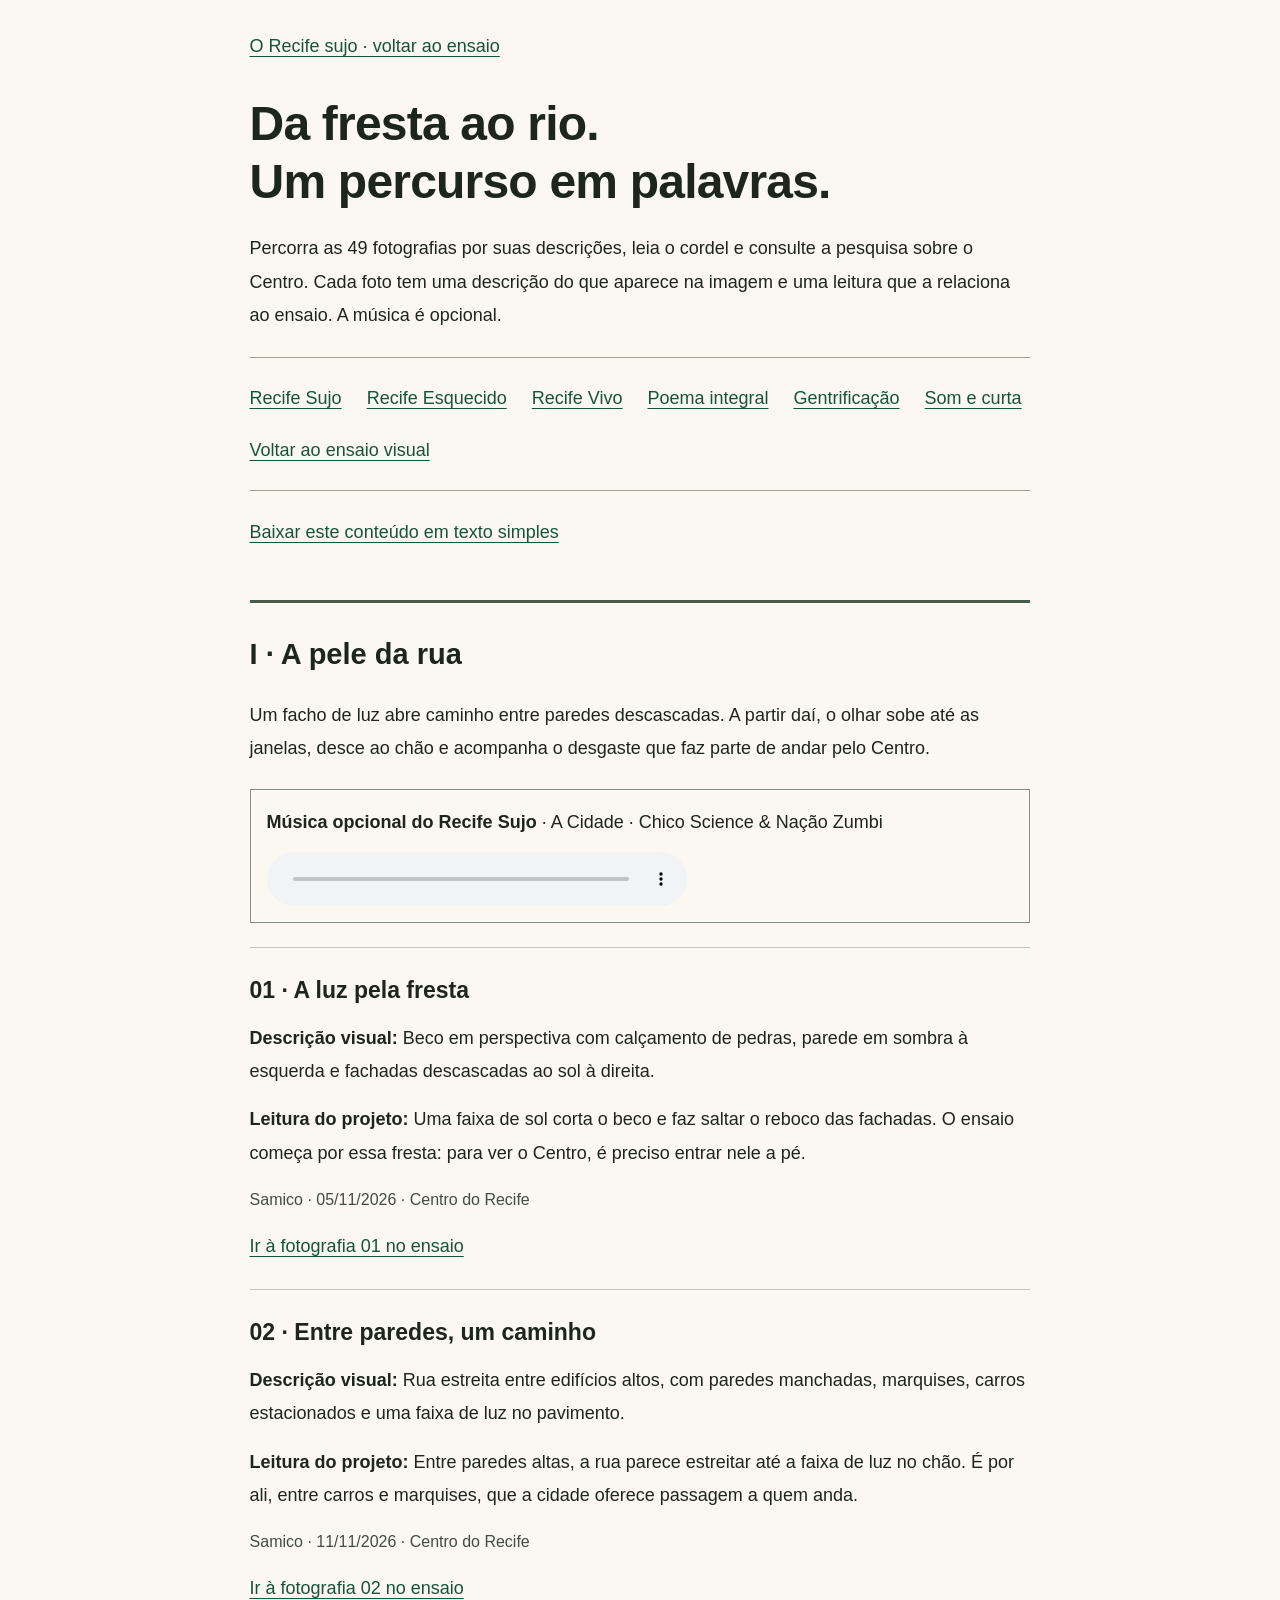
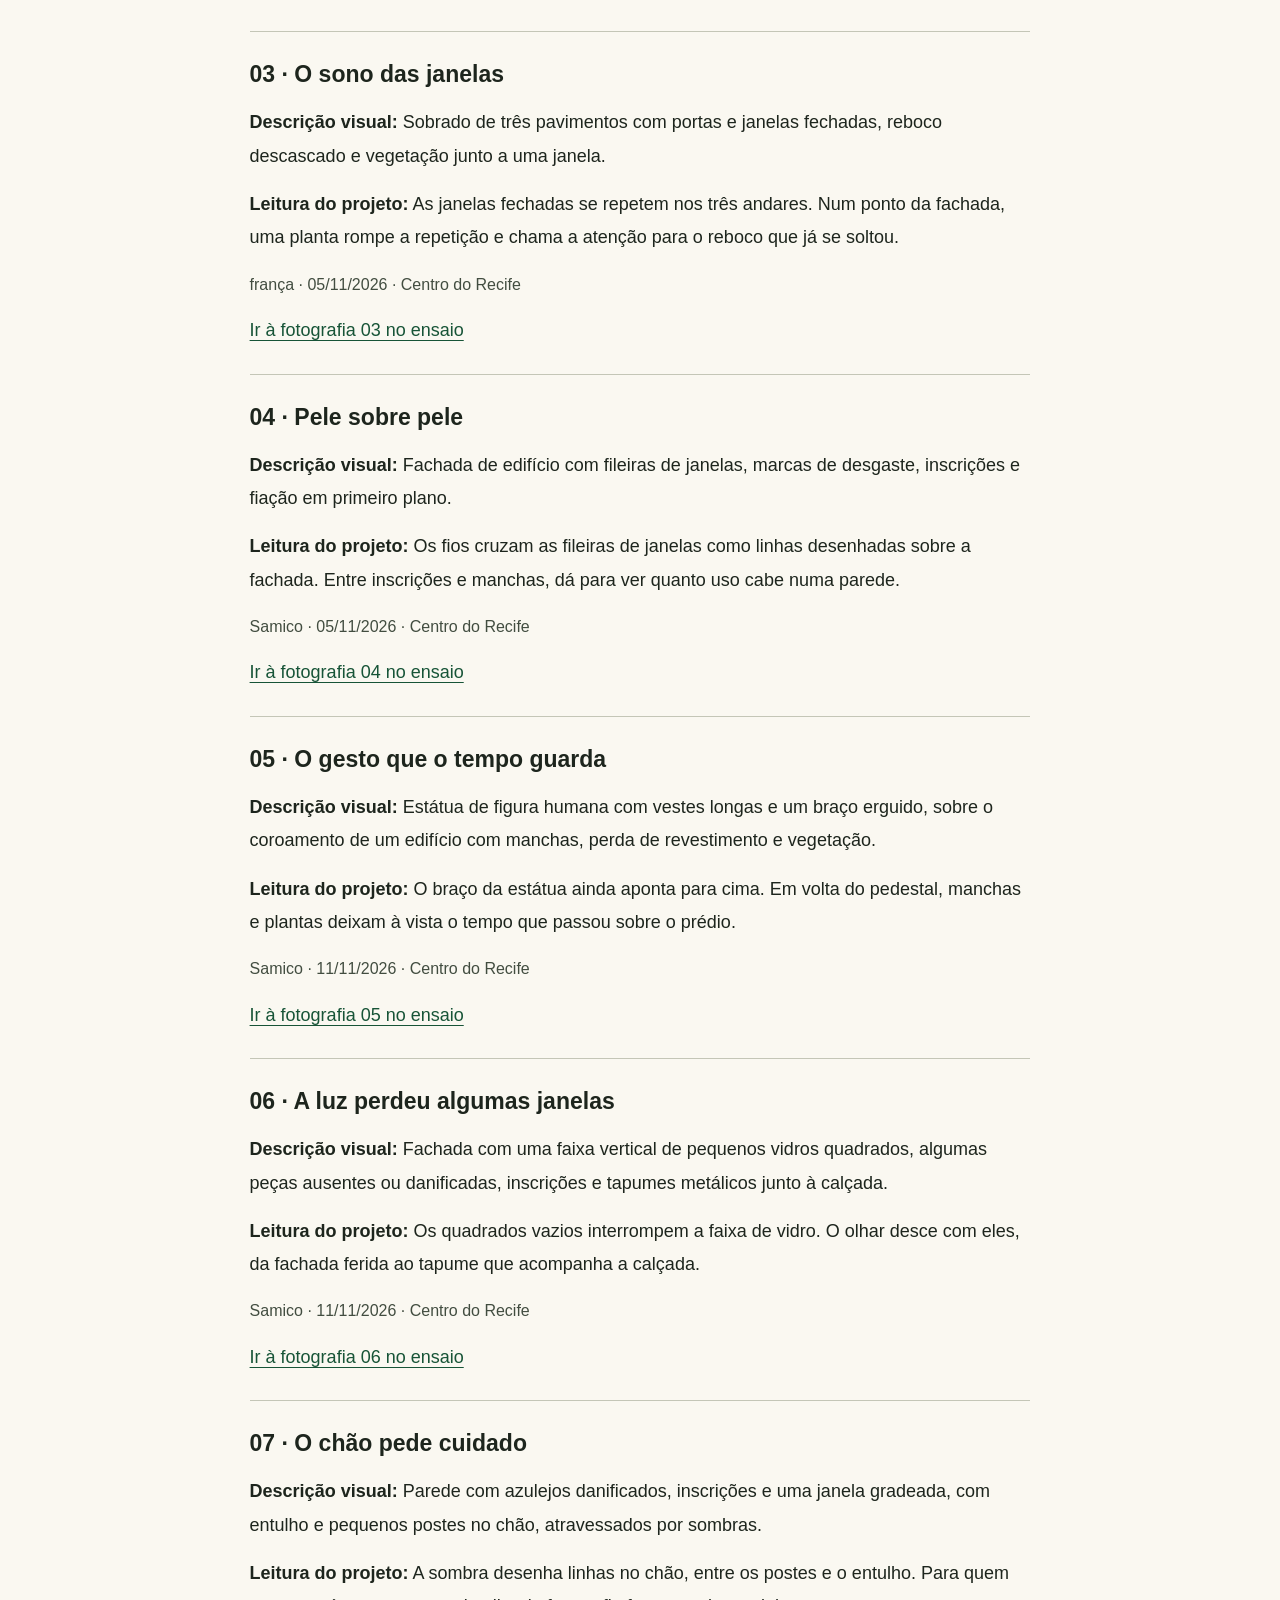
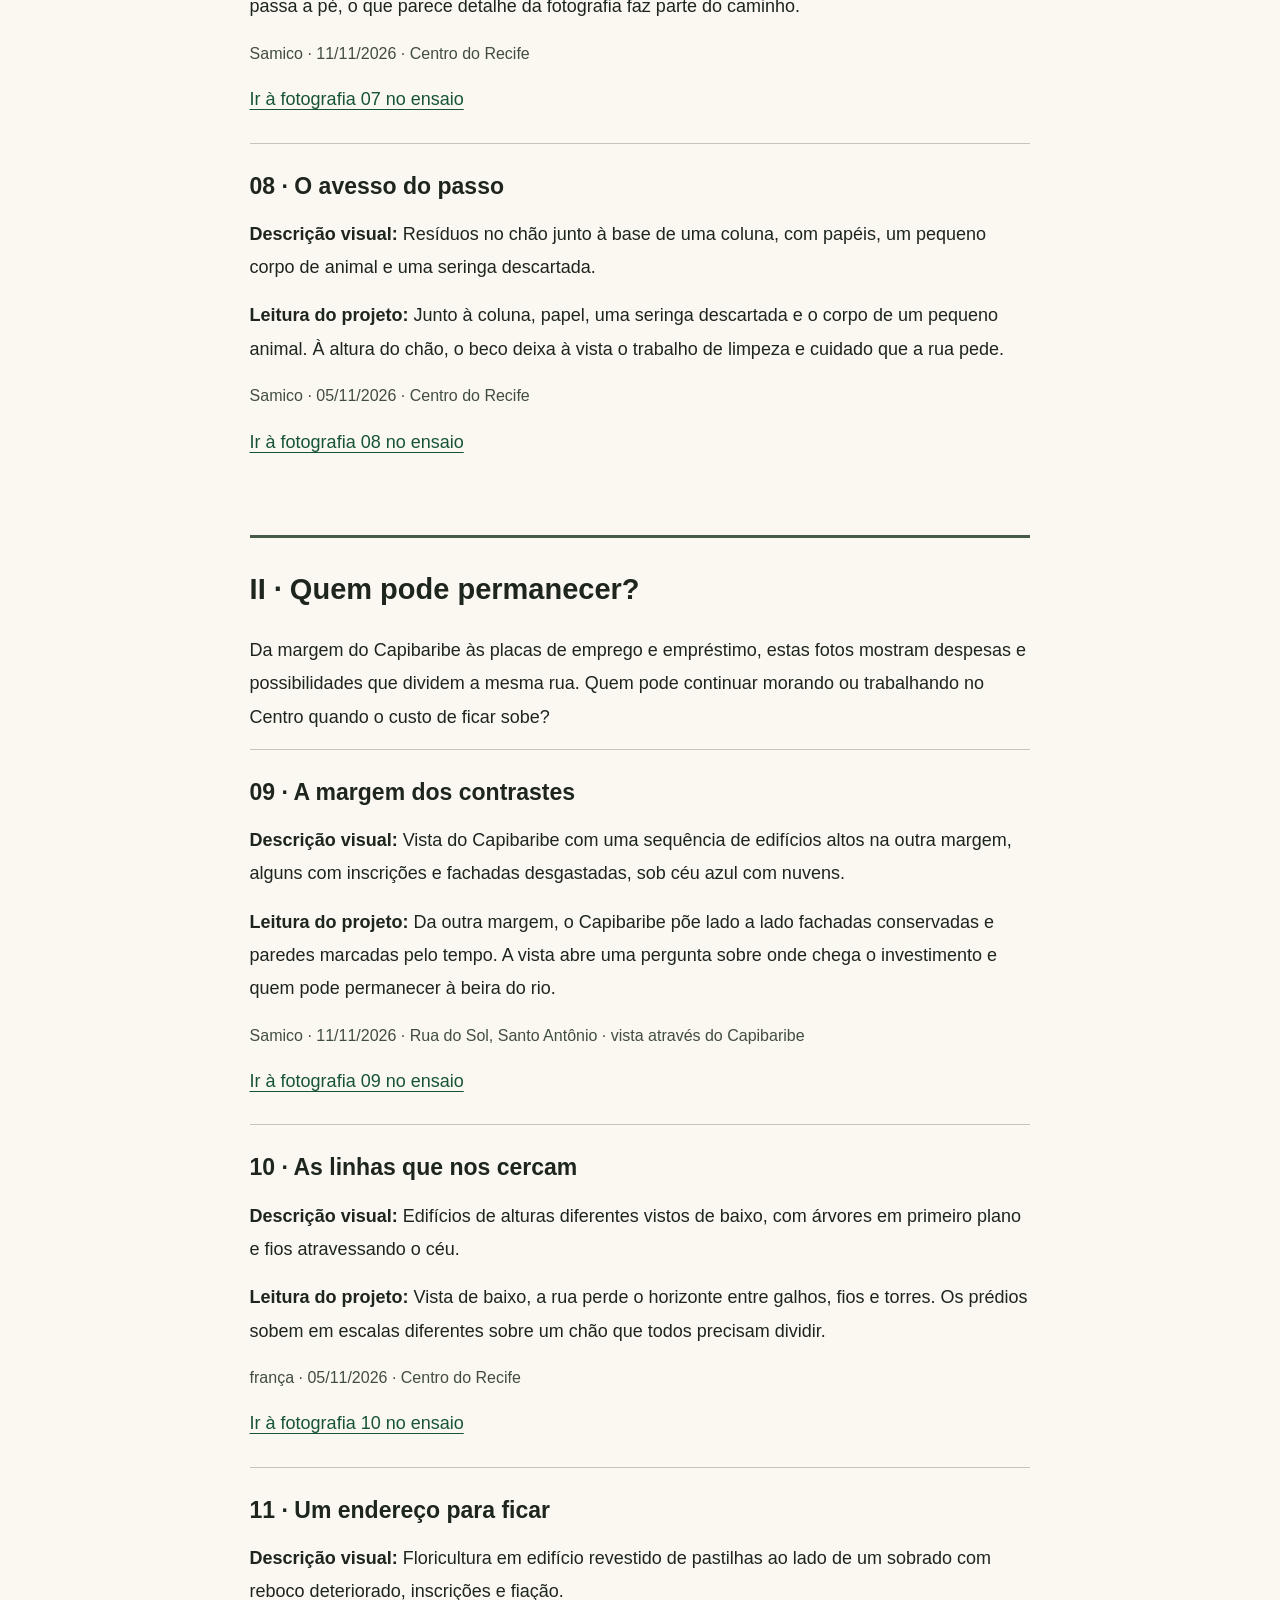
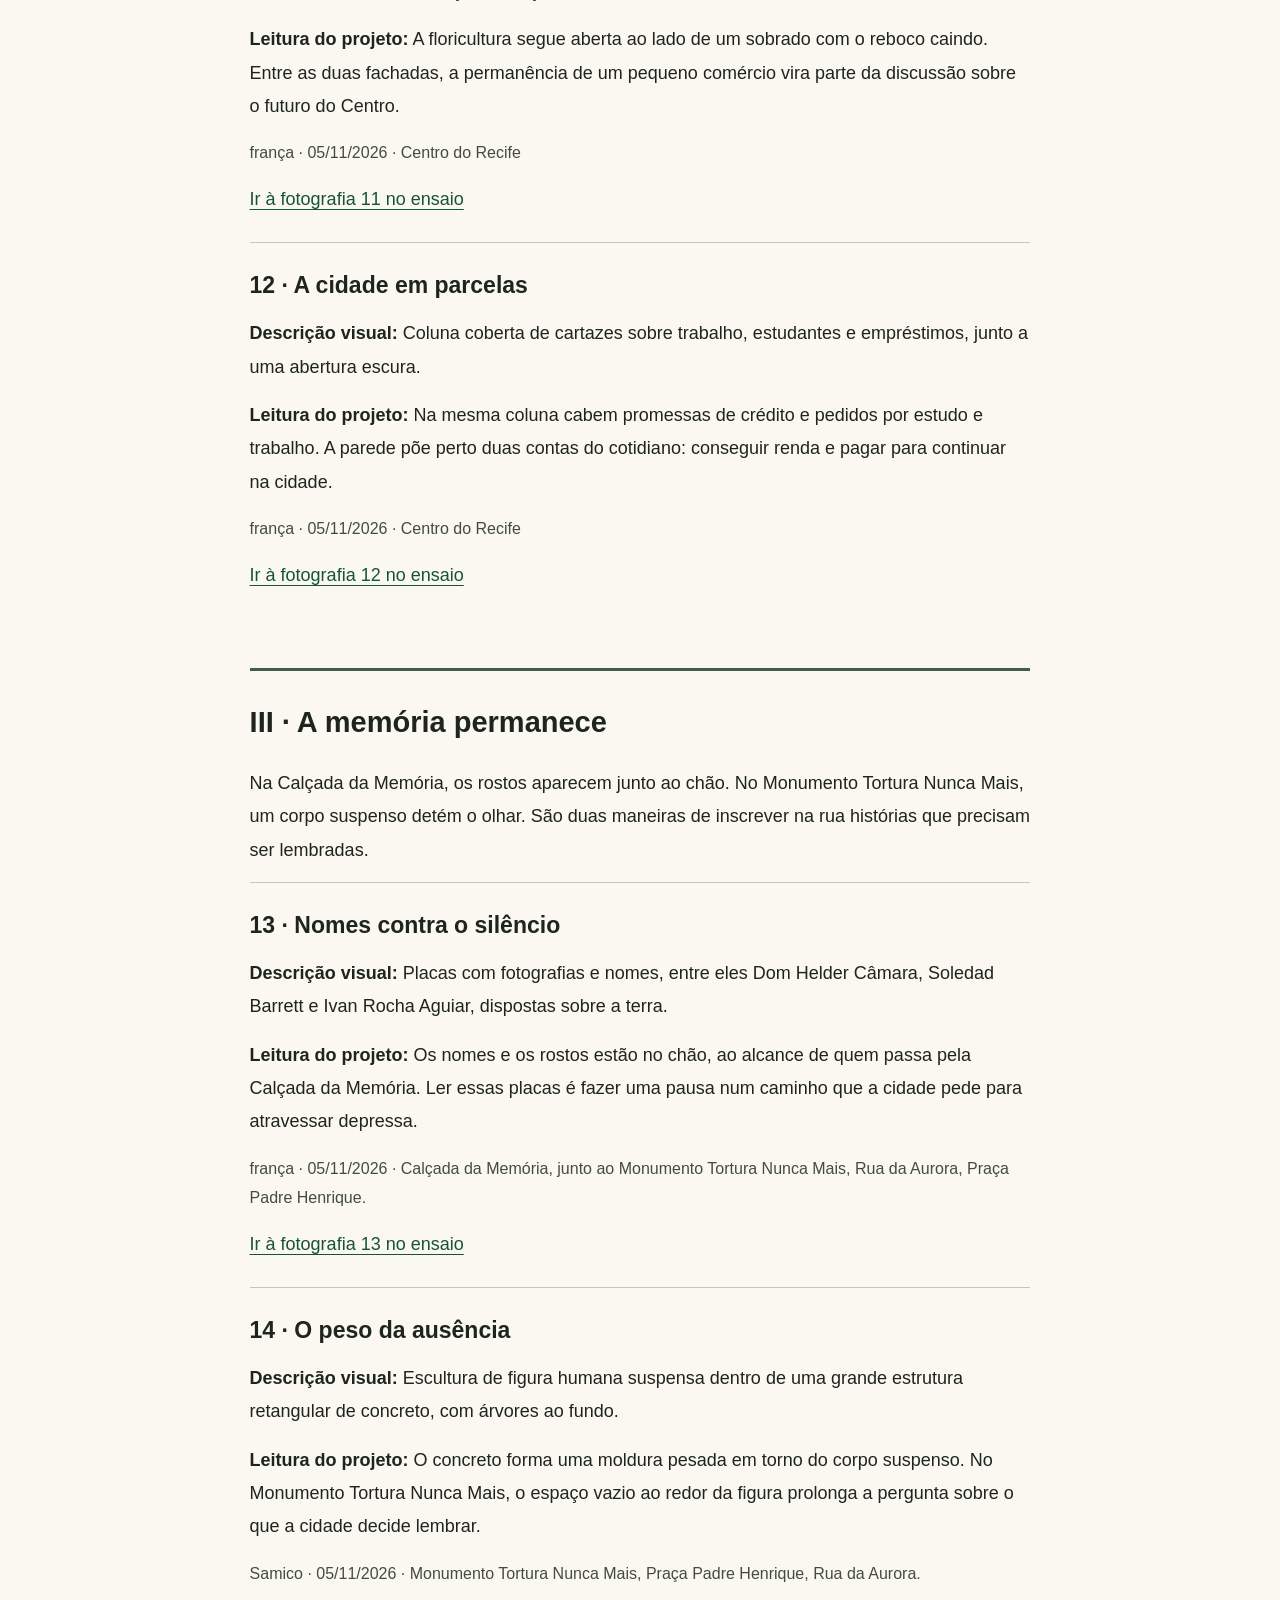
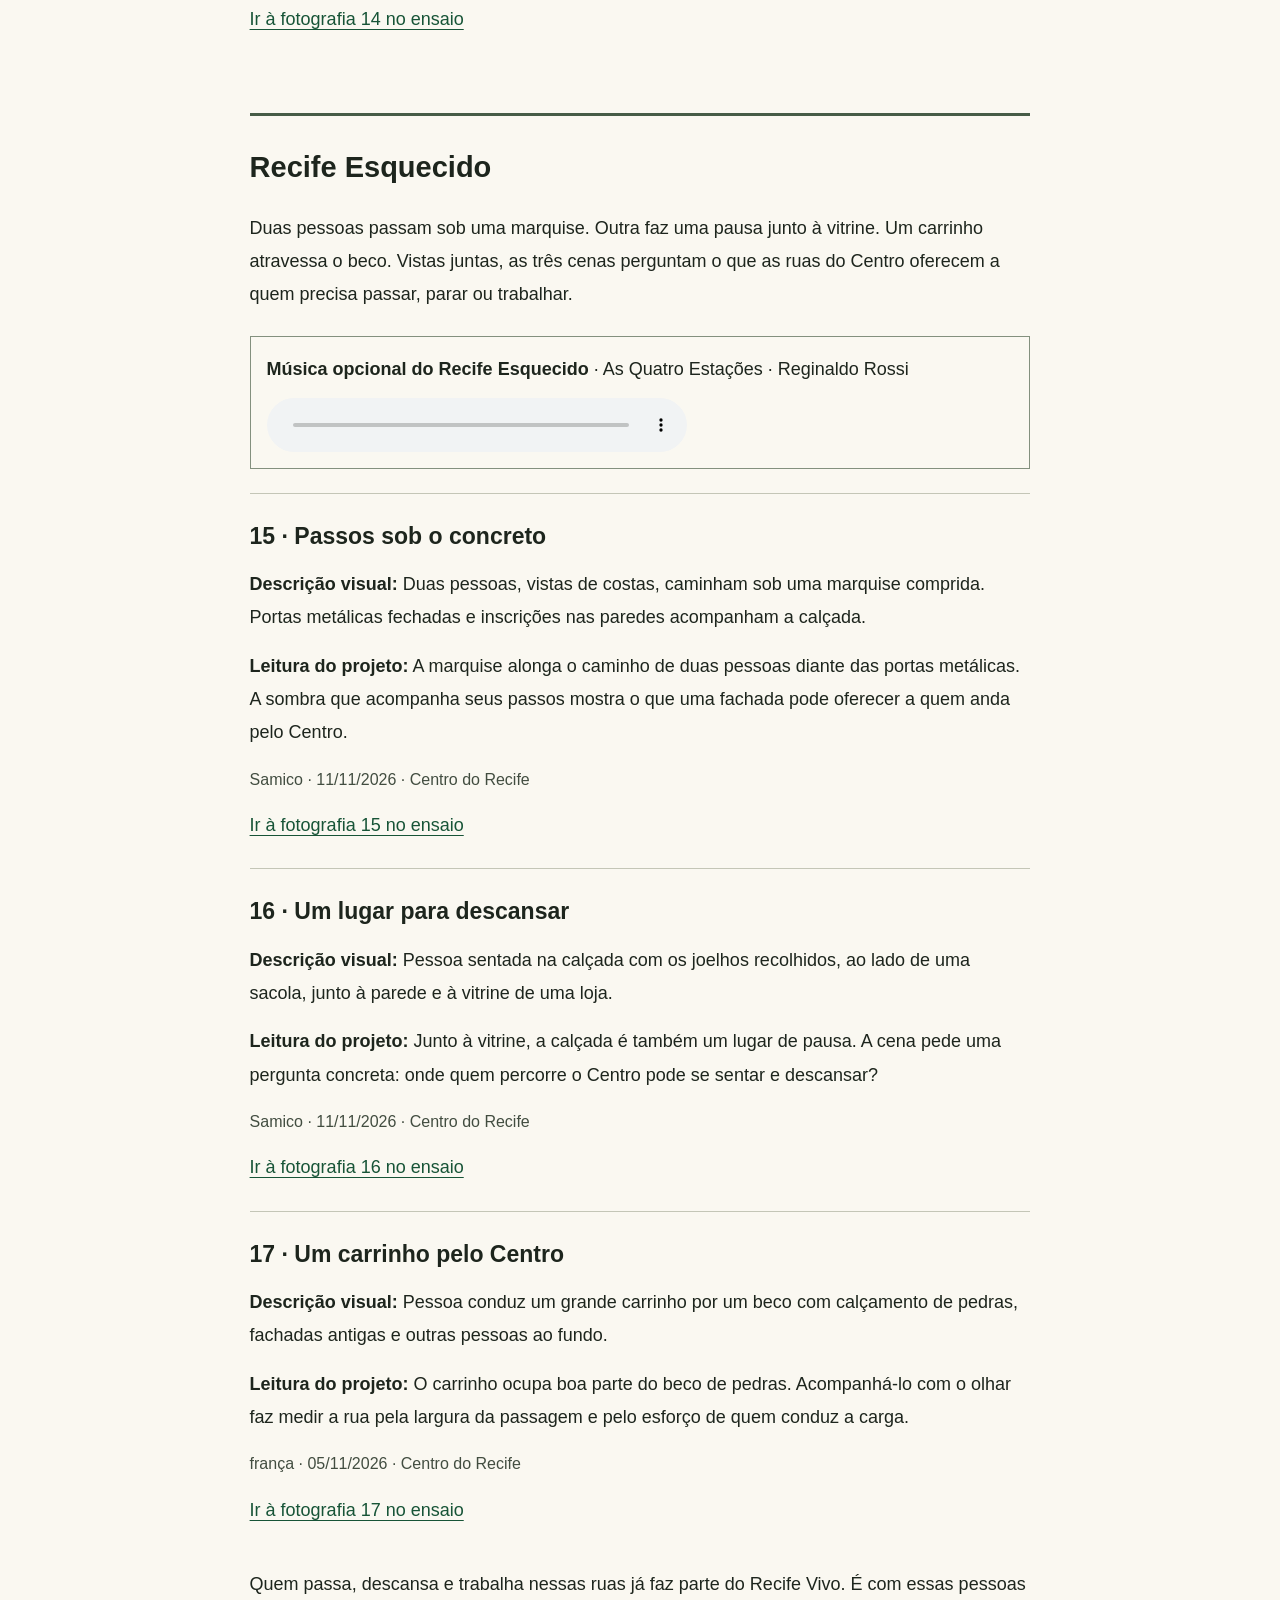
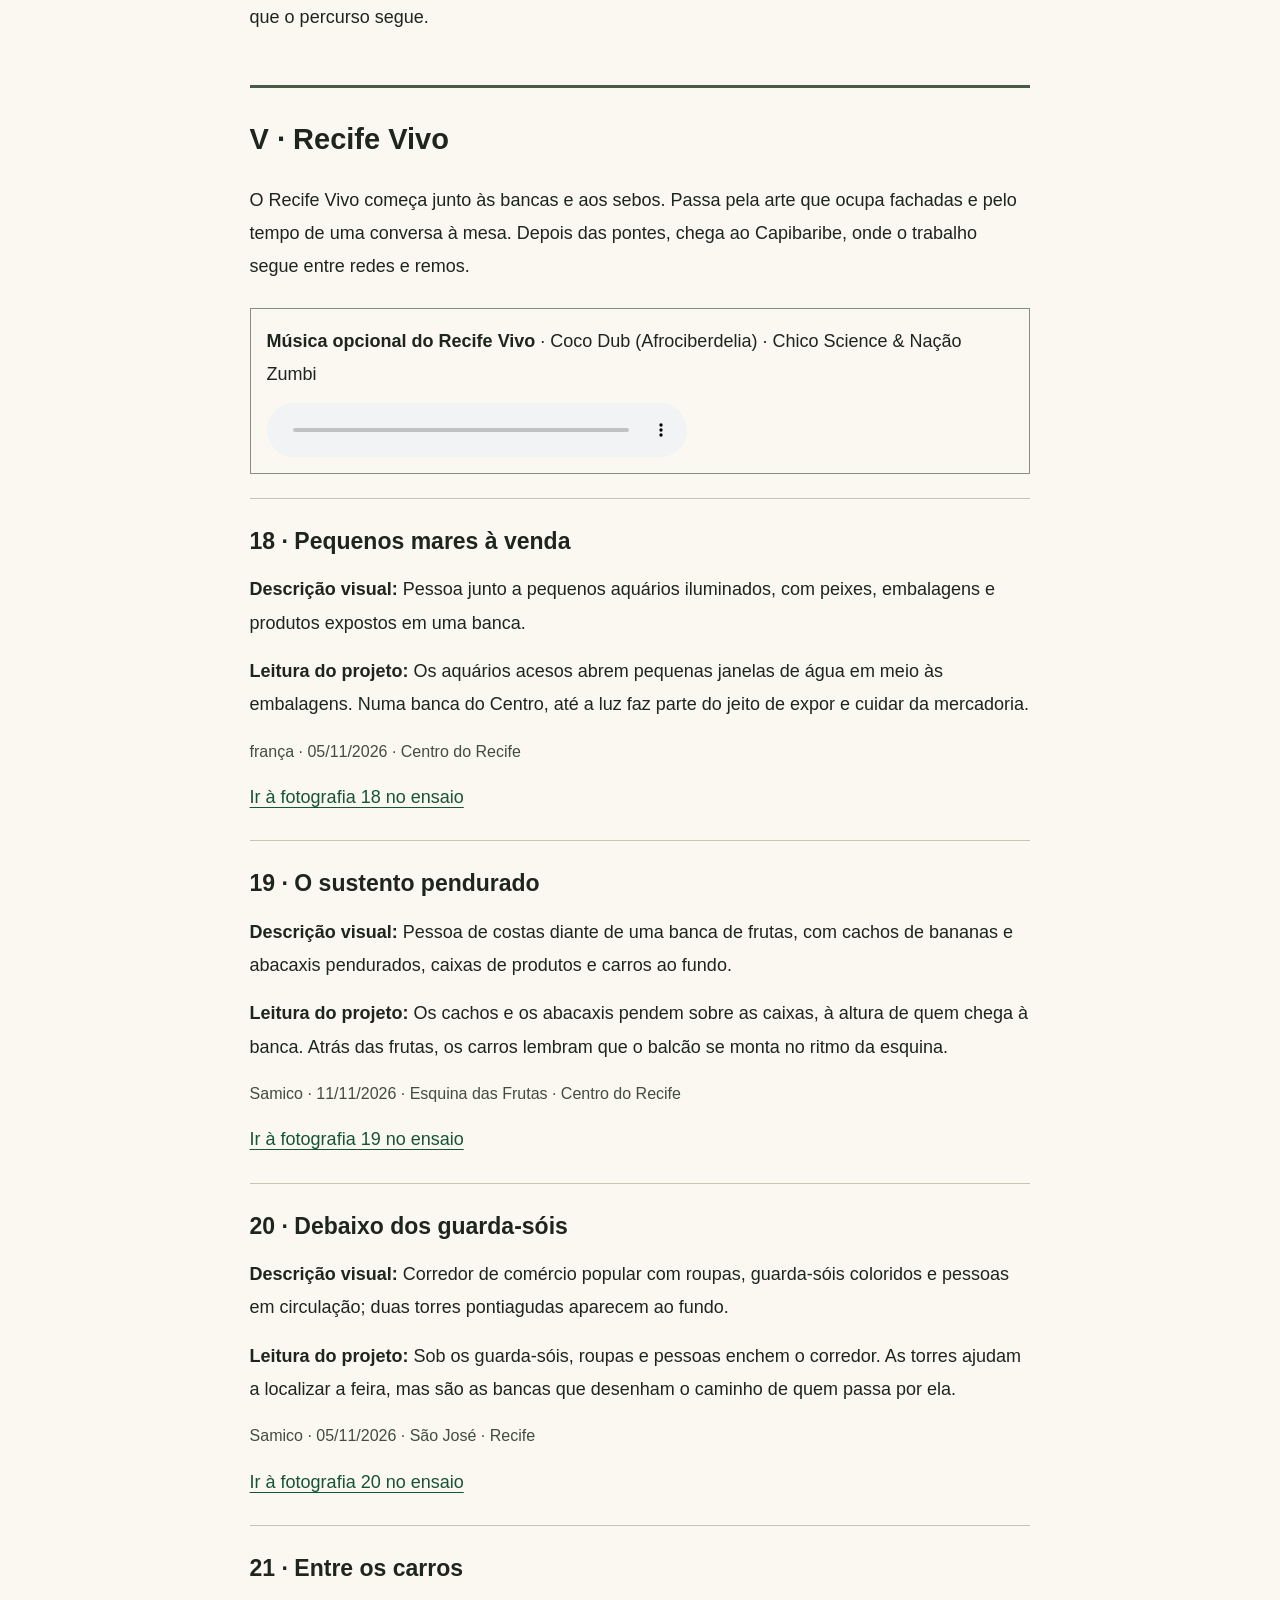
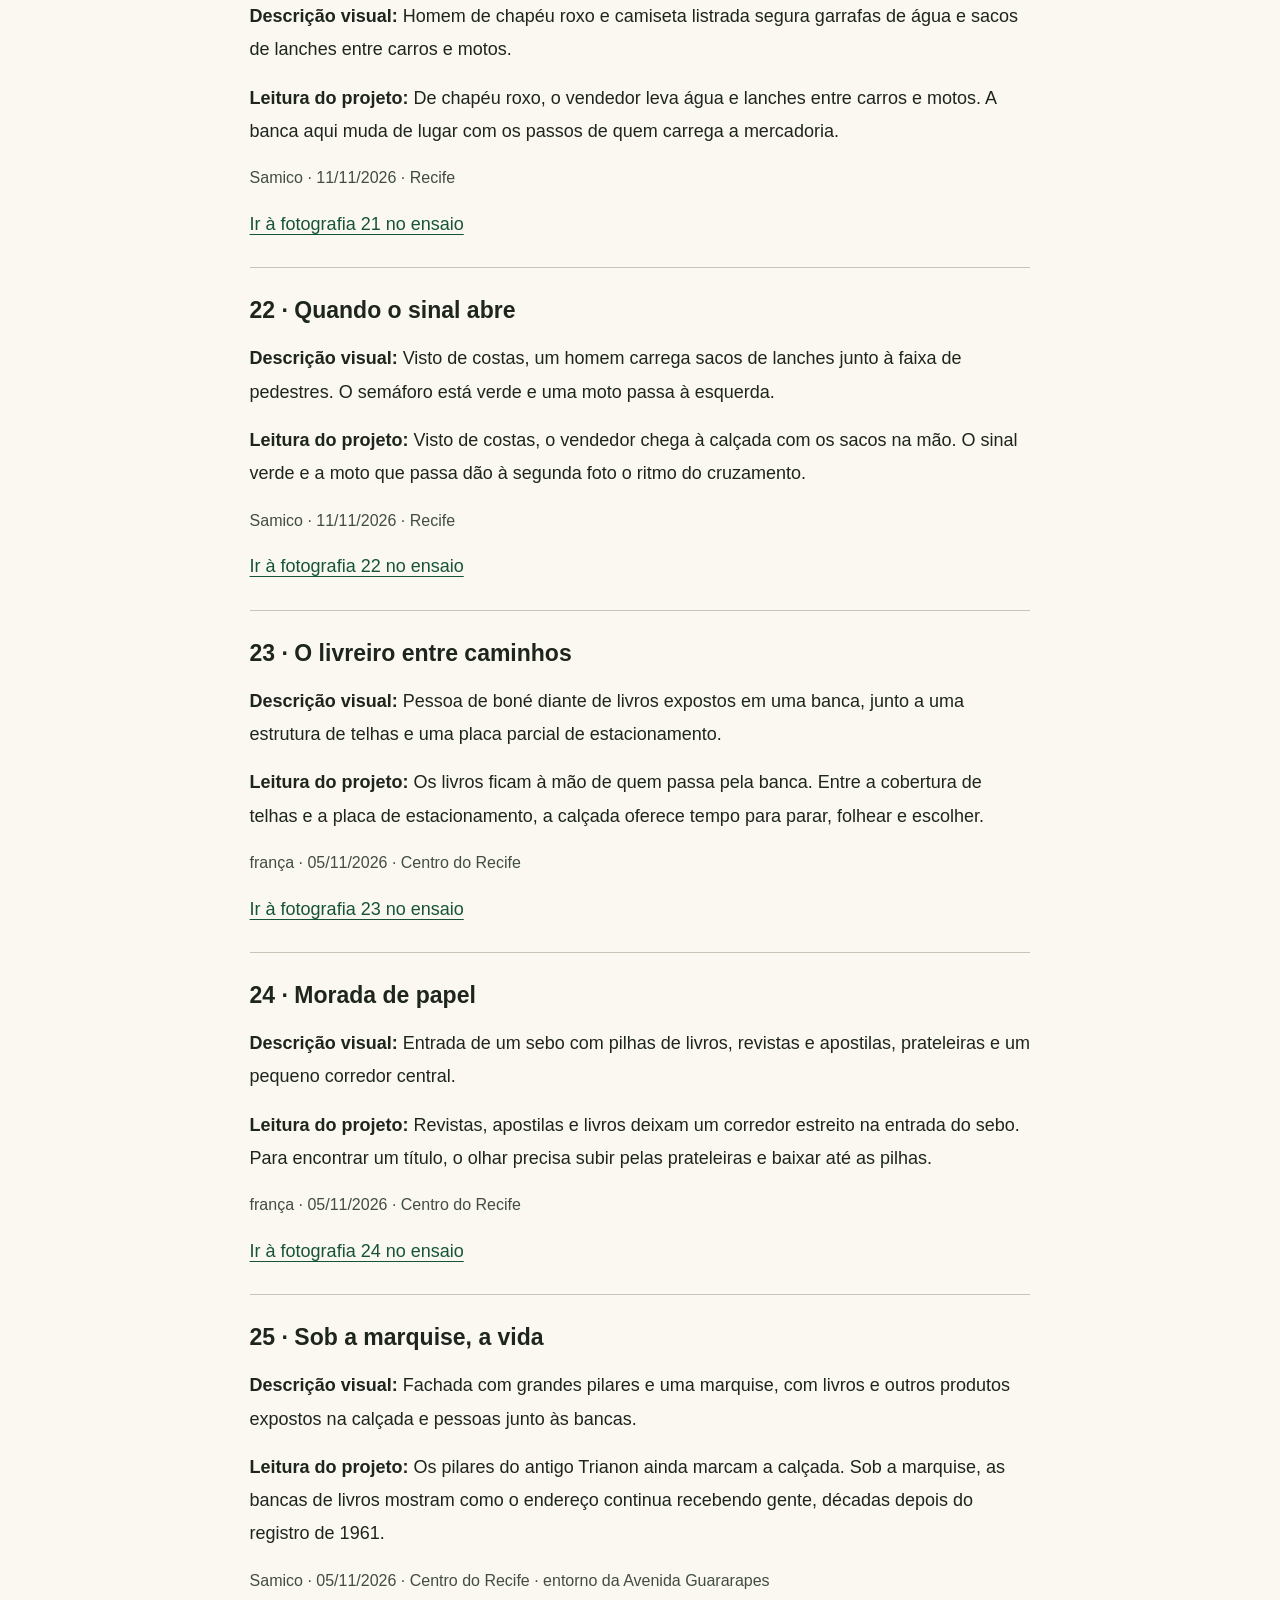
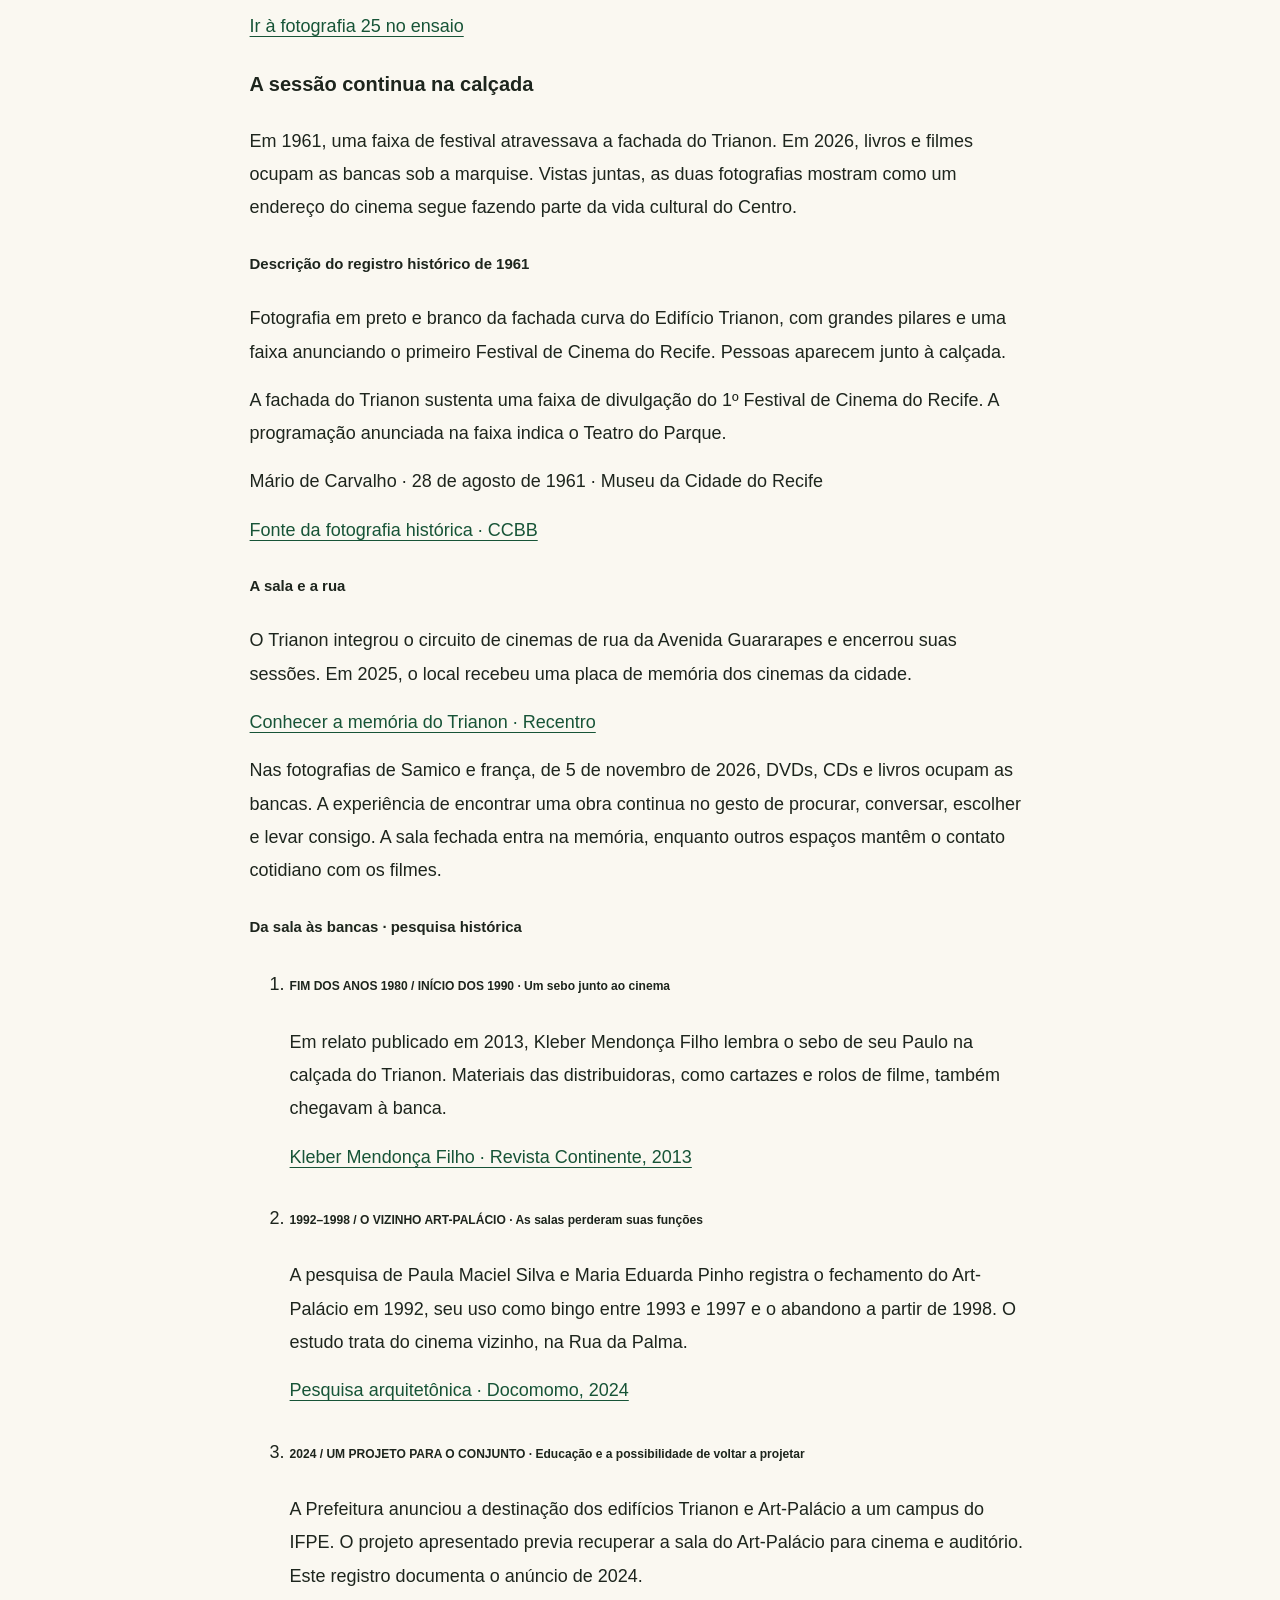
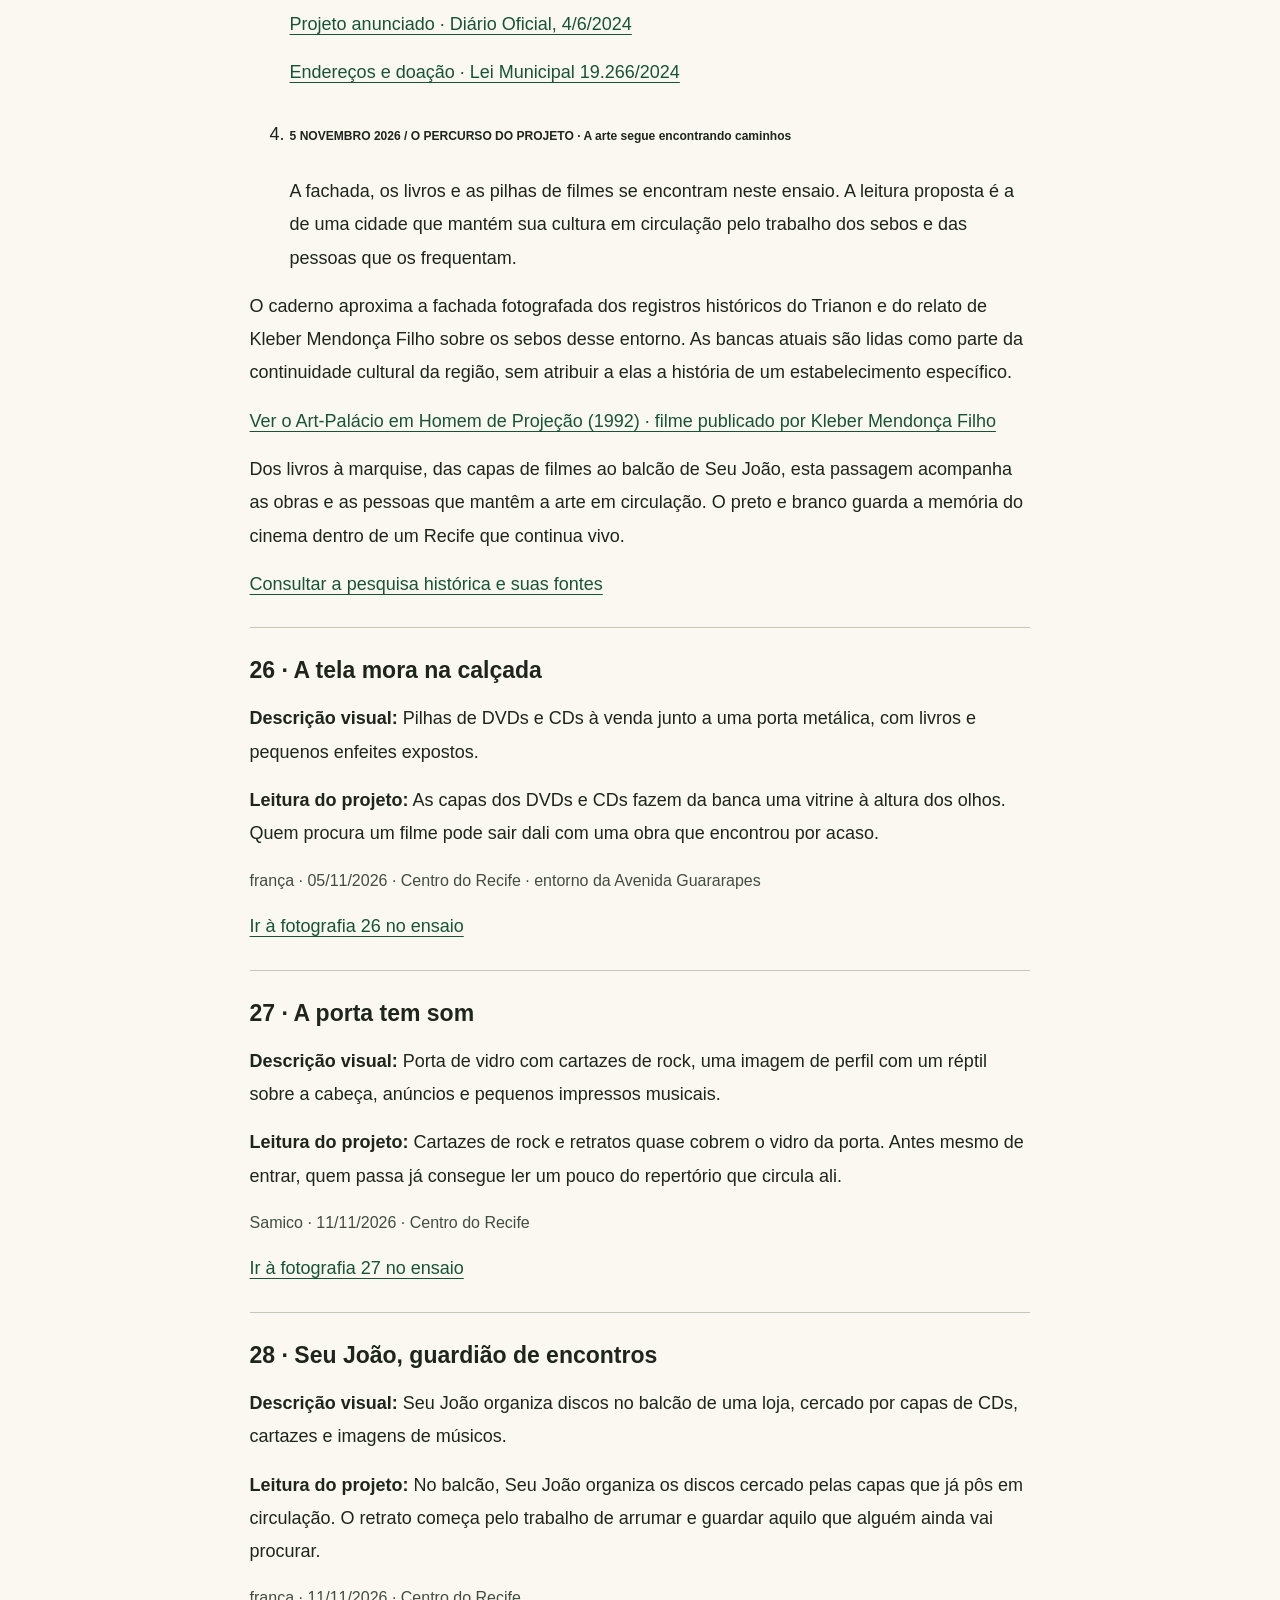
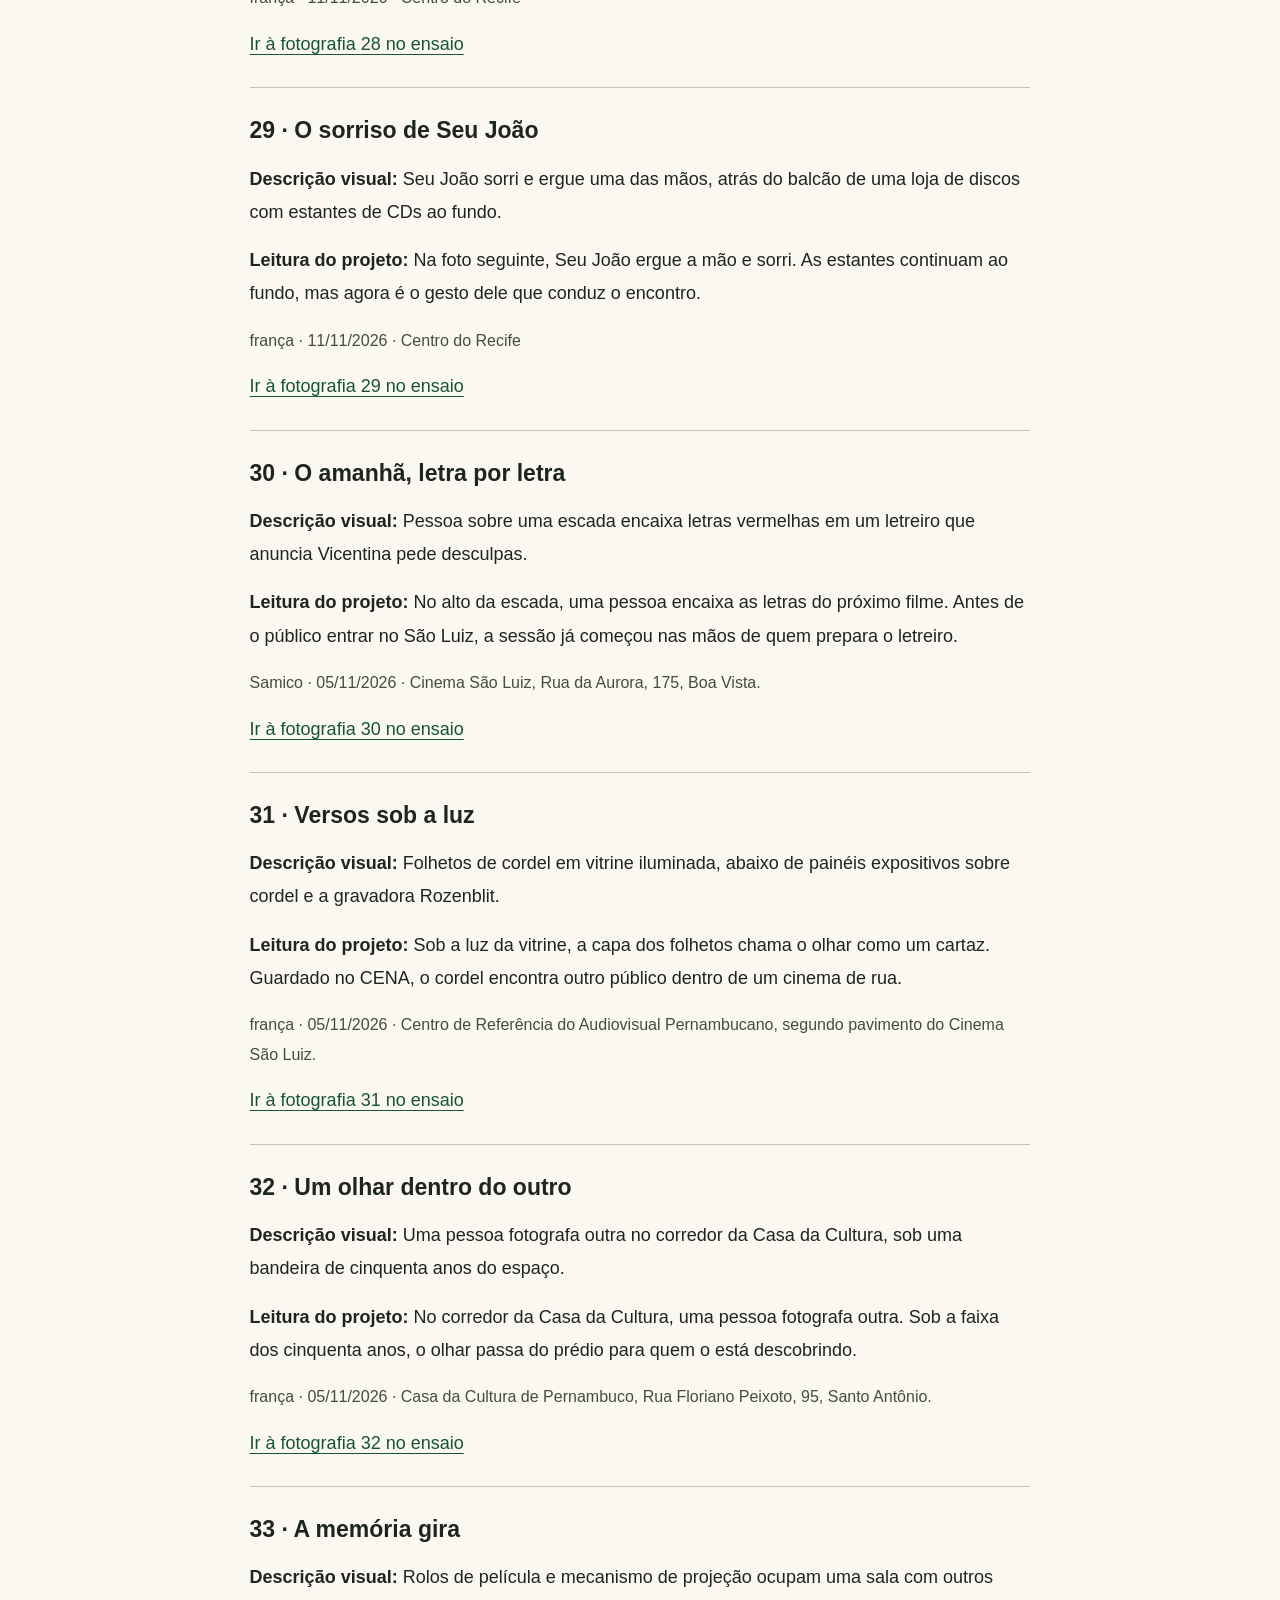
<file: leitura.html>
<!doctype html>
<html lang="pt-BR"><head><meta charset="utf-8"><meta name="viewport" content="width=device-width,initial-scale=1"><title>O Recife sujo · percurso em texto</title><link rel="stylesheet" href="accessibility.css?v=20261125-1"></head><body class="text-reading"><header><a href="index.html">O Recife sujo · voltar ao ensaio</a><h1>Da fresta ao rio.<br>Um percurso em palavras.</h1><p>Percorra as 49 fotografias por suas descrições, leia o cordel e consulte a pesquisa sobre o Centro. Cada foto tem uma descrição do que aparece na imagem e uma leitura que a relaciona ao ensaio. A música é opcional.</p><nav aria-label="Percorrer a versão em texto"><a href="#texto-movimento-0">Recife Sujo</a><a href="#texto-recife-esquecido">Recife Esquecido</a><a href="#texto-movimento-4">Recife Vivo</a><a href="#poema-texto">Poema integral</a><a href="#gentrificacao">Gentrificação</a><a href="#som-texto">Som e curta</a><a href="index.html">Voltar ao ensaio visual</a></nav><p><a href="assets/percurso-em-texto.txt" download>Baixar este conteúdo em texto simples</a></p></header><main id="conteudo-texto"><section id="texto-movimento-0" aria-labelledby="texto-titulo-0"><h2 id="texto-titulo-0">I · A pele da rua</h2><p>Um facho de luz abre caminho entre paredes descascadas. A partir daí, o olhar sobe até as janelas, desce ao chão e acompanha o desgaste que faz parte de andar pelo Centro.</p>
<div class="text-music">
<p id="som-recife-sujo"><strong>Música opcional do Recife Sujo</strong> · A Cidade · Chico Science &amp; Nação Zumbi</p>
<audio controls preload="none" aria-labelledby="som-recife-sujo" src="assets/audio/recife-sujo-leitura.mp3">Seu navegador não oferece controles de áudio.</audio>
</div>
<ol start="1">
<li><article><h3>01 · A luz pela fresta</h3><p><strong>Descrição visual:</strong> Beco em perspectiva com calçamento de pedras, parede em sombra à esquerda e fachadas descascadas ao sol à direita.</p><p><strong>Leitura do projeto:</strong> Uma faixa de sol corta o beco e faz saltar o reboco das fachadas. O ensaio começa por essa fresta: para ver o Centro, é preciso entrar nele a pé.</p><p class="text-photo-credit">Samico · 05/11/2026 · Centro do Recife</p><a href="index.html#foto-01">Ir à fotografia 01 no ensaio</a></article></li>
<li><article><h3>02 · Entre paredes, um caminho</h3><p><strong>Descrição visual:</strong> Rua estreita entre edifícios altos, com paredes manchadas, marquises, carros estacionados e uma faixa de luz no pavimento.</p><p><strong>Leitura do projeto:</strong> Entre paredes altas, a rua parece estreitar até a faixa de luz no chão. É por ali, entre carros e marquises, que a cidade oferece passagem a quem anda.</p><p class="text-photo-credit">Samico · 11/11/2026 · Centro do Recife</p><a href="index.html#foto-02">Ir à fotografia 02 no ensaio</a></article></li>
<li><article><h3>03 · O sono das janelas</h3><p><strong>Descrição visual:</strong> Sobrado de três pavimentos com portas e janelas fechadas, reboco descascado e vegetação junto a uma janela.</p><p><strong>Leitura do projeto:</strong> As janelas fechadas se repetem nos três andares. Num ponto da fachada, uma planta rompe a repetição e chama a atenção para o reboco que já se soltou.</p><p class="text-photo-credit">frança · 05/11/2026 · Centro do Recife</p><a href="index.html#foto-03">Ir à fotografia 03 no ensaio</a></article></li>
<li><article><h3>04 · Pele sobre pele</h3><p><strong>Descrição visual:</strong> Fachada de edifício com fileiras de janelas, marcas de desgaste, inscrições e fiação em primeiro plano.</p><p><strong>Leitura do projeto:</strong> Os fios cruzam as fileiras de janelas como linhas desenhadas sobre a fachada. Entre inscrições e manchas, dá para ver quanto uso cabe numa parede.</p><p class="text-photo-credit">Samico · 05/11/2026 · Centro do Recife</p><a href="index.html#foto-04">Ir à fotografia 04 no ensaio</a></article></li>
<li><article><h3>05 · O gesto que o tempo guarda</h3><p><strong>Descrição visual:</strong> Estátua de figura humana com vestes longas e um braço erguido, sobre o coroamento de um edifício com manchas, perda de revestimento e vegetação.</p><p><strong>Leitura do projeto:</strong> O braço da estátua ainda aponta para cima. Em volta do pedestal, manchas e plantas deixam à vista o tempo que passou sobre o prédio.</p><p class="text-photo-credit">Samico · 11/11/2026 · Centro do Recife</p><a href="index.html#foto-05">Ir à fotografia 05 no ensaio</a></article></li>
<li><article><h3>06 · A luz perdeu algumas janelas</h3><p><strong>Descrição visual:</strong> Fachada com uma faixa vertical de pequenos vidros quadrados, algumas peças ausentes ou danificadas, inscrições e tapumes metálicos junto à calçada.</p><p><strong>Leitura do projeto:</strong> Os quadrados vazios interrompem a faixa de vidro. O olhar desce com eles, da fachada ferida ao tapume que acompanha a calçada.</p><p class="text-photo-credit">Samico · 11/11/2026 · Centro do Recife</p><a href="index.html#foto-06">Ir à fotografia 06 no ensaio</a></article></li>
<li><article><h3>07 · O chão pede cuidado</h3><p><strong>Descrição visual:</strong> Parede com azulejos danificados, inscrições e uma janela gradeada, com entulho e pequenos postes no chão, atravessados por sombras.</p><p><strong>Leitura do projeto:</strong> A sombra desenha linhas no chão, entre os postes e o entulho. Para quem passa a pé, o que parece detalhe da fotografia faz parte do caminho.</p><p class="text-photo-credit">Samico · 11/11/2026 · Centro do Recife</p><a href="index.html#foto-07">Ir à fotografia 07 no ensaio</a></article></li>
<li><article><h3>08 · O avesso do passo</h3><p><strong>Descrição visual:</strong> Resíduos no chão junto à base de uma coluna, com papéis, um pequeno corpo de animal e uma seringa descartada.</p><p><strong>Leitura do projeto:</strong> Junto à coluna, papel, uma seringa descartada e o corpo de um pequeno animal. À altura do chão, o beco deixa à vista o trabalho de limpeza e cuidado que a rua pede.</p><p class="text-photo-credit">Samico · 05/11/2026 · Centro do Recife</p><a href="index.html#foto-08">Ir à fotografia 08 no ensaio</a></article></li>
</ol></section>
<section id="texto-movimento-1" aria-labelledby="texto-titulo-1"><h2 id="texto-titulo-1">II · Quem pode permanecer?</h2><p>Da margem do Capibaribe às placas de emprego e empréstimo, estas fotos mostram despesas e possibilidades que dividem a mesma rua. Quem pode continuar morando ou trabalhando no Centro quando o custo de ficar sobe?</p><ol start="9">
<li><article><h3>09 · A margem dos contrastes</h3><p><strong>Descrição visual:</strong> Vista do Capibaribe com uma sequência de edifícios altos na outra margem, alguns com inscrições e fachadas desgastadas, sob céu azul com nuvens.</p><p><strong>Leitura do projeto:</strong> Da outra margem, o Capibaribe põe lado a lado fachadas conservadas e paredes marcadas pelo tempo. A vista abre uma pergunta sobre onde chega o investimento e quem pode permanecer à beira do rio.</p><p class="text-photo-credit">Samico · 11/11/2026 · Rua do Sol, Santo Antônio · vista através do Capibaribe</p><a href="index.html#foto-09">Ir à fotografia 09 no ensaio</a></article></li>
<li><article><h3>10 · As linhas que nos cercam</h3><p><strong>Descrição visual:</strong> Edifícios de alturas diferentes vistos de baixo, com árvores em primeiro plano e fios atravessando o céu.</p><p><strong>Leitura do projeto:</strong> Vista de baixo, a rua perde o horizonte entre galhos, fios e torres. Os prédios sobem em escalas diferentes sobre um chão que todos precisam dividir.</p><p class="text-photo-credit">frança · 05/11/2026 · Centro do Recife</p><a href="index.html#foto-10">Ir à fotografia 10 no ensaio</a></article></li>
<li><article><h3>11 · Um endereço para ficar</h3><p><strong>Descrição visual:</strong> Floricultura em edifício revestido de pastilhas ao lado de um sobrado com reboco deteriorado, inscrições e fiação.</p><p><strong>Leitura do projeto:</strong> A floricultura segue aberta ao lado de um sobrado com o reboco caindo. Entre as duas fachadas, a permanência de um pequeno comércio vira parte da discussão sobre o futuro do Centro.</p><p class="text-photo-credit">frança · 05/11/2026 · Centro do Recife</p><a href="index.html#foto-11">Ir à fotografia 11 no ensaio</a></article></li>
<li><article><h3>12 · A cidade em parcelas</h3><p><strong>Descrição visual:</strong> Coluna coberta de cartazes sobre trabalho, estudantes e empréstimos, junto a uma abertura escura.</p><p><strong>Leitura do projeto:</strong> Na mesma coluna cabem promessas de crédito e pedidos por estudo e trabalho. A parede põe perto duas contas do cotidiano: conseguir renda e pagar para continuar na cidade.</p><p class="text-photo-credit">frança · 05/11/2026 · Centro do Recife</p><a href="index.html#foto-12">Ir à fotografia 12 no ensaio</a></article></li>
</ol></section>
<section id="texto-movimento-2" aria-labelledby="texto-titulo-2"><h2 id="texto-titulo-2">III · A memória permanece</h2><p>Na Calçada da Memória, os rostos aparecem junto ao chão. No Monumento Tortura Nunca Mais, um corpo suspenso detém o olhar. São duas maneiras de inscrever na rua histórias que precisam ser lembradas.</p><ol start="13">
<li><article><h3>13 · Nomes contra o silêncio</h3><p><strong>Descrição visual:</strong> Placas com fotografias e nomes, entre eles Dom Helder Câmara, Soledad Barrett e Ivan Rocha Aguiar, dispostas sobre a terra.</p><p><strong>Leitura do projeto:</strong> Os nomes e os rostos estão no chão, ao alcance de quem passa pela Calçada da Memória. Ler essas placas é fazer uma pausa num caminho que a cidade pede para atravessar depressa.</p><p class="text-photo-credit">frança · 05/11/2026 · Calçada da Memória, junto ao Monumento Tortura Nunca Mais, Rua da Aurora, Praça Padre Henrique.</p><a href="index.html#foto-13">Ir à fotografia 13 no ensaio</a></article></li>
<li><article><h3>14 · O peso da ausência</h3><p><strong>Descrição visual:</strong> Escultura de figura humana suspensa dentro de uma grande estrutura retangular de concreto, com árvores ao fundo.</p><p><strong>Leitura do projeto:</strong> O concreto forma uma moldura pesada em torno do corpo suspenso. No Monumento Tortura Nunca Mais, o espaço vazio ao redor da figura prolonga a pergunta sobre o que a cidade decide lembrar.</p><p class="text-photo-credit">Samico · 05/11/2026 · Monumento Tortura Nunca Mais, Praça Padre Henrique, Rua da Aurora.</p><a href="index.html#foto-14">Ir à fotografia 14 no ensaio</a></article></li>
</ol></section>

<section id="texto-recife-esquecido" aria-labelledby="texto-recife-esquecido-titulo"><h2 id="texto-recife-esquecido-titulo">Recife Esquecido</h2><p>Duas pessoas passam sob uma marquise. Outra faz uma pausa junto à vitrine. Um carrinho atravessa o beco. Vistas juntas, as três cenas perguntam o que as ruas do Centro oferecem a quem precisa passar, parar ou trabalhar.</p>
<div class="text-music">
<p id="som-recife-esquecido"><strong>Música opcional do Recife Esquecido</strong> · As Quatro Estações · Reginaldo Rossi</p>
<audio controls preload="none" aria-labelledby="som-recife-esquecido" src="assets/audio/recife-esquecido-leitura.mp3?v=20261125-2">Seu navegador não oferece controles de áudio.</audio>
</div>
<ol start="15">
<li><article><h3>15 · Passos sob o concreto</h3><p><strong>Descrição visual:</strong> Duas pessoas, vistas de costas, caminham sob uma marquise comprida. Portas metálicas fechadas e inscrições nas paredes acompanham a calçada.</p><p><strong>Leitura do projeto:</strong> A marquise alonga o caminho de duas pessoas diante das portas metálicas. A sombra que acompanha seus passos mostra o que uma fachada pode oferecer a quem anda pelo Centro.</p><p class="text-photo-credit">Samico · 11/11/2026 · Centro do Recife</p><a href="index.html#foto-15">Ir à fotografia 15 no ensaio</a></article></li>
<li><article><h3>16 · Um lugar para descansar</h3><p><strong>Descrição visual:</strong> Pessoa sentada na calçada com os joelhos recolhidos, ao lado de uma sacola, junto à parede e à vitrine de uma loja.</p><p><strong>Leitura do projeto:</strong> Junto à vitrine, a calçada é também um lugar de pausa. A cena pede uma pergunta concreta: onde quem percorre o Centro pode se sentar e descansar?</p><p class="text-photo-credit">Samico · 11/11/2026 · Centro do Recife</p><a href="index.html#foto-16">Ir à fotografia 16 no ensaio</a></article></li>
<li><article><h3>17 · Um carrinho pelo Centro</h3><p><strong>Descrição visual:</strong> Pessoa conduz um grande carrinho por um beco com calçamento de pedras, fachadas antigas e outras pessoas ao fundo.</p><p><strong>Leitura do projeto:</strong> O carrinho ocupa boa parte do beco de pedras. Acompanhá-lo com o olhar faz medir a rua pela largura da passagem e pelo esforço de quem conduz a carga.</p><p class="text-photo-credit">frança · 05/11/2026 · Centro do Recife</p><a href="index.html#foto-17">Ir à fotografia 17 no ensaio</a></article></li>
</ol><p>Quem passa, descansa e trabalha nessas ruas já faz parte do Recife Vivo. É com essas pessoas que o percurso segue.</p></section>
<section id="texto-movimento-4" aria-labelledby="texto-titulo-4"><h2 id="texto-titulo-4">V · Recife Vivo</h2><p>O Recife Vivo começa junto às bancas e aos sebos. Passa pela arte que ocupa fachadas e pelo tempo de uma conversa à mesa. Depois das pontes, chega ao Capibaribe, onde o trabalho segue entre redes e remos.</p>
<div class="text-music">
<p id="som-recife-vivo"><strong>Música opcional do Recife Vivo</strong> · Coco Dub (Afrociberdelia) · Chico Science &amp; Nação Zumbi</p>
<audio controls preload="none" aria-labelledby="som-recife-vivo" src="assets/audio/recife-vivo-leitura.mp3?v=20261125-2">Seu navegador não oferece controles de áudio.</audio>
</div>
<ol start="18">
<li><article><h3>18 · Pequenos mares à venda</h3><p><strong>Descrição visual:</strong> Pessoa junto a pequenos aquários iluminados, com peixes, embalagens e produtos expostos em uma banca.</p><p><strong>Leitura do projeto:</strong> Os aquários acesos abrem pequenas janelas de água em meio às embalagens. Numa banca do Centro, até a luz faz parte do jeito de expor e cuidar da mercadoria.</p><p class="text-photo-credit">frança · 05/11/2026 · Centro do Recife</p><a href="index.html#foto-18">Ir à fotografia 18 no ensaio</a></article></li>
<li><article><h3>19 · O sustento pendurado</h3><p><strong>Descrição visual:</strong> Pessoa de costas diante de uma banca de frutas, com cachos de bananas e abacaxis pendurados, caixas de produtos e carros ao fundo.</p><p><strong>Leitura do projeto:</strong> Os cachos e os abacaxis pendem sobre as caixas, à altura de quem chega à banca. Atrás das frutas, os carros lembram que o balcão se monta no ritmo da esquina.</p><p class="text-photo-credit">Samico · 11/11/2026 · Esquina das Frutas · Centro do Recife</p><a href="index.html#foto-19">Ir à fotografia 19 no ensaio</a></article></li>
<li><article><h3>20 · Debaixo dos guarda-sóis</h3><p><strong>Descrição visual:</strong> Corredor de comércio popular com roupas, guarda-sóis coloridos e pessoas em circulação; duas torres pontiagudas aparecem ao fundo.</p><p><strong>Leitura do projeto:</strong> Sob os guarda-sóis, roupas e pessoas enchem o corredor. As torres ajudam a localizar a feira, mas são as bancas que desenham o caminho de quem passa por ela.</p><p class="text-photo-credit">Samico · 05/11/2026 · São José · Recife</p><a href="index.html#foto-20">Ir à fotografia 20 no ensaio</a></article></li>
<li><article><h3>21 · Entre os carros</h3><p><strong>Descrição visual:</strong> Homem de chapéu roxo e camiseta listrada segura garrafas de água e sacos de lanches entre carros e motos.</p><p><strong>Leitura do projeto:</strong> De chapéu roxo, o vendedor leva água e lanches entre carros e motos. A banca aqui muda de lugar com os passos de quem carrega a mercadoria.</p><p class="text-photo-credit">Samico · 11/11/2026 · Recife</p><a href="index.html#foto-21">Ir à fotografia 21 no ensaio</a></article></li>
<li><article><h3>22 · Quando o sinal abre</h3><p><strong>Descrição visual:</strong> Visto de costas, um homem carrega sacos de lanches junto à faixa de pedestres. O semáforo está verde e uma moto passa à esquerda.</p><p><strong>Leitura do projeto:</strong> Visto de costas, o vendedor chega à calçada com os sacos na mão. O sinal verde e a moto que passa dão à segunda foto o ritmo do cruzamento.</p><p class="text-photo-credit">Samico · 11/11/2026 · Recife</p><a href="index.html#foto-22">Ir à fotografia 22 no ensaio</a></article></li>
<li><article><h3>23 · O livreiro entre caminhos</h3><p><strong>Descrição visual:</strong> Pessoa de boné diante de livros expostos em uma banca, junto a uma estrutura de telhas e uma placa parcial de estacionamento.</p><p><strong>Leitura do projeto:</strong> Os livros ficam à mão de quem passa pela banca. Entre a cobertura de telhas e a placa de estacionamento, a calçada oferece tempo para parar, folhear e escolher.</p><p class="text-photo-credit">frança · 05/11/2026 · Centro do Recife</p><a href="index.html#foto-23">Ir à fotografia 23 no ensaio</a></article></li>
<li><article><h3>24 · Morada de papel</h3><p><strong>Descrição visual:</strong> Entrada de um sebo com pilhas de livros, revistas e apostilas, prateleiras e um pequeno corredor central.</p><p><strong>Leitura do projeto:</strong> Revistas, apostilas e livros deixam um corredor estreito na entrada do sebo. Para encontrar um título, o olhar precisa subir pelas prateleiras e baixar até as pilhas.</p><p class="text-photo-credit">frança · 05/11/2026 · Centro do Recife</p><a href="index.html#foto-24">Ir à fotografia 24 no ensaio</a></article></li>
<li><article><h3>25 · Sob a marquise, a vida</h3><p><strong>Descrição visual:</strong> Fachada com grandes pilares e uma marquise, com livros e outros produtos expostos na calçada e pessoas junto às bancas.</p><p><strong>Leitura do projeto:</strong> Os pilares do antigo Trianon ainda marcam a calçada. Sob a marquise, as bancas de livros mostram como o endereço continua recebendo gente, décadas depois do registro de 1961.</p><p class="text-photo-credit">Samico · 05/11/2026 · Centro do Recife · entorno da Avenida Guararapes</p><a href="index.html#foto-25">Ir à fotografia 25 no ensaio</a><section id="memoria-cinema" aria-labelledby="memoria-cinema-titulo"><h4 id="memoria-cinema-titulo">A sessão continua na calçada</h4><p>Em 1961, uma faixa de festival atravessava a fachada do Trianon. Em 2026, livros e filmes ocupam as bancas sob a marquise. Vistas juntas, as duas fotografias mostram como um endereço do cinema segue fazendo parte da vida cultural do Centro.</p><h5>Descrição do registro histórico de 1961</h5><p>Fotografia em preto e branco da fachada curva do Edifício Trianon, com grandes pilares e uma faixa anunciando o primeiro Festival de Cinema do Recife. Pessoas aparecem junto à calçada.</p><p>A fachada do Trianon sustenta uma faixa de divulgação do 1º Festival de Cinema do Recife. A programação anunciada na faixa indica o Teatro do Parque.</p><p>Mário de Carvalho · 28 de agosto de 1961 · Museu da Cidade do Recife</p><a href="https://static.ccbb.com.br/site-prod/2025/02/Catalogo-Arte-Subdesenvolvida.pdf#page=40">Fonte da fotografia histórica · CCBB</a><h5>A sala e a rua</h5><p>O Trianon integrou o circuito de cinemas de rua da Avenida Guararapes e encerrou suas sessões. Em 2025, o local recebeu uma placa de memória dos cinemas da cidade.</p><p><a href="https://recentro.recife.pe.gov.br/roteiro-dos-lugares-afetivos-dos-cinemas-de-rua-celebra-a-memoria-cinematografica-do-recife/">Conhecer a memória do Trianon · Recentro</a></p><p>Nas fotografias de Samico e frança, de 5 de novembro de 2026, DVDs, CDs e livros ocupam as bancas. A experiência de encontrar uma obra continua no gesto de procurar, conversar, escolher e levar consigo. A sala fechada entra na memória, enquanto outros espaços mantêm o contato cotidiano com os filmes.</p><h5>Da sala às bancas · pesquisa histórica</h5><ol><li><h6>FIM DOS ANOS 1980 / INÍCIO DOS 1990 · Um sebo junto ao cinema</h6><p>Em relato publicado em 2013, Kleber Mendonça Filho lembra o sebo de seu Paulo na calçada do Trianon. Materiais das distribuidoras, como cartazes e rolos de filme, também chegavam à banca.</p><p><a href="https://revistacontinente.com.br/edicoes/150/uma-central-de-cultura">Kleber Mendonça Filho · Revista Continente, 2013</a></p></li><li><h6>1992–1998 / O VIZINHO ART-PALÁCIO · As salas perderam suas funções</h6><p>A pesquisa de Paula Maciel Silva e Maria Eduarda Pinho registra o fechamento do Art-Palácio em 1992, seu uso como bingo entre 1993 e 1997 e o abandono a partir de 1998. O estudo trata do cinema vizinho, na Rua da Palma.</p><p><a href="https://static.even3.com/anais/888863.pdf?v=639023710497540574">Pesquisa arquitetônica · Docomomo, 2024</a></p></li><li><h6>2024 / UM PROJETO PARA O CONJUNTO · Educação e a possibilidade de voltar a projetar</h6><p>A Prefeitura anunciou a destinação dos edifícios Trianon e Art-Palácio a um campus do IFPE. O projeto apresentado previa recuperar a sala do Art-Palácio para cinema e auditório. Este registro documenta o anúncio de 2024.</p><p><a href="https://dome.recife.pe.gov.br/upload_dome/DO_075__04_06_2024-assinado.pdf">Projeto anunciado · Diário Oficial, 4/6/2024</a></p><p><a href="https://dome.recife.pe.gov.br/upload_dome/DO___090__02_07_2024-assinado.pdf">Endereços e doação · Lei Municipal 19.266/2024</a></p></li><li><h6>5 NOVEMBRO 2026 / O PERCURSO DO PROJETO · A arte segue encontrando caminhos</h6><p>A fachada, os livros e as pilhas de filmes se encontram neste ensaio. A leitura proposta é a de uma cidade que mantém sua cultura em circulação pelo trabalho dos sebos e das pessoas que os frequentam.</p></li></ol><p>O caderno aproxima a fachada fotografada dos registros históricos do Trianon e do relato de Kleber Mendonça Filho sobre os sebos desse entorno. As bancas atuais são lidas como parte da continuidade cultural da região, sem atribuir a elas a história de um estabelecimento específico.</p><p><a href="https://vimeo.com/10147776">Ver o Art-Palácio em Homem de Projeção (1992) · filme publicado por Kleber Mendonça Filho</a></p><p>Dos livros à marquise, das capas de filmes ao balcão de Seu João, esta passagem acompanha as obras e as pessoas que mantêm a arte em circulação. O preto e branco guarda a memória do cinema dentro de um Recife que continua vivo.</p><a href="index.html#cinema-na-calcada">Consultar a pesquisa histórica e suas fontes</a></section></article></li>
<li><article><h3>26 · A tela mora na calçada</h3><p><strong>Descrição visual:</strong> Pilhas de DVDs e CDs à venda junto a uma porta metálica, com livros e pequenos enfeites expostos.</p><p><strong>Leitura do projeto:</strong> As capas dos DVDs e CDs fazem da banca uma vitrine à altura dos olhos. Quem procura um filme pode sair dali com uma obra que encontrou por acaso.</p><p class="text-photo-credit">frança · 05/11/2026 · Centro do Recife · entorno da Avenida Guararapes</p><a href="index.html#foto-26">Ir à fotografia 26 no ensaio</a></article></li>
<li><article><h3>27 · A porta tem som</h3><p><strong>Descrição visual:</strong> Porta de vidro com cartazes de rock, uma imagem de perfil com um réptil sobre a cabeça, anúncios e pequenos impressos musicais.</p><p><strong>Leitura do projeto:</strong> Cartazes de rock e retratos quase cobrem o vidro da porta. Antes mesmo de entrar, quem passa já consegue ler um pouco do repertório que circula ali.</p><p class="text-photo-credit">Samico · 11/11/2026 · Centro do Recife</p><a href="index.html#foto-27">Ir à fotografia 27 no ensaio</a></article></li>
<li><article><h3>28 · Seu João, guardião de encontros</h3><p><strong>Descrição visual:</strong> Seu João organiza discos no balcão de uma loja, cercado por capas de CDs, cartazes e imagens de músicos.</p><p><strong>Leitura do projeto:</strong> No balcão, Seu João organiza os discos cercado pelas capas que já pôs em circulação. O retrato começa pelo trabalho de arrumar e guardar aquilo que alguém ainda vai procurar.</p><p class="text-photo-credit">frança · 11/11/2026 · Centro do Recife</p><a href="index.html#foto-28">Ir à fotografia 28 no ensaio</a></article></li>
<li><article><h3>29 · O sorriso de Seu João</h3><p><strong>Descrição visual:</strong> Seu João sorri e ergue uma das mãos, atrás do balcão de uma loja de discos com estantes de CDs ao fundo.</p><p><strong>Leitura do projeto:</strong> Na foto seguinte, Seu João ergue a mão e sorri. As estantes continuam ao fundo, mas agora é o gesto dele que conduz o encontro.</p><p class="text-photo-credit">frança · 11/11/2026 · Centro do Recife</p><a href="index.html#foto-29">Ir à fotografia 29 no ensaio</a></article></li>
<li><article><h3>30 · O amanhã, letra por letra</h3><p><strong>Descrição visual:</strong> Pessoa sobre uma escada encaixa letras vermelhas em um letreiro que anuncia Vicentina pede desculpas.</p><p><strong>Leitura do projeto:</strong> No alto da escada, uma pessoa encaixa as letras do próximo filme. Antes de o público entrar no São Luiz, a sessão já começou nas mãos de quem prepara o letreiro.</p><p class="text-photo-credit">Samico · 05/11/2026 · Cinema São Luiz, Rua da Aurora, 175, Boa Vista.</p><a href="index.html#foto-30">Ir à fotografia 30 no ensaio</a></article></li><li><article><h3>31 · Versos sob a luz</h3><p><strong>Descrição visual:</strong> Folhetos de cordel em vitrine iluminada, abaixo de painéis expositivos sobre cordel e a gravadora Rozenblit.</p><p><strong>Leitura do projeto:</strong> Sob a luz da vitrine, a capa dos folhetos chama o olhar como um cartaz. Guardado no CENA, o cordel encontra outro público dentro de um cinema de rua.</p><p class="text-photo-credit">frança · 05/11/2026 · Centro de Referência do Audiovisual Pernambucano, segundo pavimento do Cinema São Luiz.</p><a href="index.html#foto-31">Ir à fotografia 31 no ensaio</a></article></li><li><article><h3>32 · Um olhar dentro do outro</h3><p><strong>Descrição visual:</strong> Uma pessoa fotografa outra no corredor da Casa da Cultura, sob uma bandeira de cinquenta anos do espaço.</p><p><strong>Leitura do projeto:</strong> No corredor da Casa da Cultura, uma pessoa fotografa outra. Sob a faixa dos cinquenta anos, o olhar passa do prédio para quem o está descobrindo.</p><p class="text-photo-credit">frança · 05/11/2026 · Casa da Cultura de Pernambuco, Rua Floriano Peixoto, 95, Santo Antônio.</p><a href="index.html#foto-32">Ir à fotografia 32 no ensaio</a></article></li>
<li><article><h3>33 · A memória gira</h3><p><strong>Descrição visual:</strong> Rolos de película e mecanismo de projeção ocupam uma sala com outros equipamentos de cinema.</p><p><strong>Leitura do projeto:</strong> Película e engrenagens ocupam a sala de projeção. De perto, o cinema ganha peso e volume: um filme dependia de mãos capazes de passar a fita pela máquina.</p><p class="text-photo-credit">frança · 05/11/2026 · Recife · memória da projeção cinematográfica</p><a href="index.html#foto-33">Ir à fotografia 33 no ensaio</a></article></li>
<li><article><h3>34 · A rua aprende a sonhar</h3><p><strong>Descrição visual:</strong> Pessoa com um cachorro diante de fachada colorida com o nome Aurora Filmes, uma película e uma claquete pintadas.</p><p><strong>Leitura do projeto:</strong> A claquete pintada divide a fachada da Aurora Filmes com uma pessoa e seu cachorro. A imagem do cinema entra na rua e encontra a escala de quem passa diante dela.</p><p class="text-photo-credit">Samico · 05/11/2026 · Aurora Filmes, Rua da Aurora, 987, Santo Amaro.</p><a href="index.html#foto-34">Ir à fotografia 34 no ensaio</a></article></li>
<li><article><h3>35 · O canto sobe o concreto</h3><p><strong>Descrição visual:</strong> Prédio da Prefeitura do Recife com grande mural de Luiz Gonzaga tocando sanfona na lateral, acima das árvores.</p><p><strong>Leitura do projeto:</strong> A sanfona de Luiz Gonzaga aparece acima das copas, na fachada da Prefeitura. O mural faz a música ocupar uma altura em que até quem cruza a cidade de longe pode encontrá-la.</p><p class="text-photo-credit">frança · 05/11/2026 · Mural na Prefeitura do Recife · Cais do Apolo</p><a href="index.html#foto-35">Ir à fotografia 35 no ensaio</a></article></li>
<li><article><h3>36 · Primavera de balcão</h3><p><strong>Descrição visual:</strong> Flores coloridas e pequenos arranjos ocupam prateleiras e expositores na entrada de uma floricultura.</p><p><strong>Leitura do projeto:</strong> Na entrada da floricultura, os arranjos se espalham em alturas e cores diferentes. São as mãos que montam a exposição que fazem a primavera chegar à calçada.</p><p class="text-photo-credit">frança · 05/11/2026 · Floricultura Pernambucana · Recife</p><a href="index.html#foto-36">Ir à fotografia 36 no ensaio</a></article></li>
<li><article><h3>37 · A conversa ocupa a rua</h3><p><strong>Descrição visual:</strong> Rua estreita de pedras entre edifícios, com bares, mesas e cadeiras plásticas, pessoas sentadas e vasos com plantas ao longo da passagem.</p><p><strong>Leitura do projeto:</strong> As mesas e os vasos acompanham o calçamento entre os prédios. Quando a conversa se demora, a rua serve também para o encontro e a pausa.</p><p class="text-photo-credit">Samico · 11/11/2026 · Centro do Recife</p><a href="index.html#foto-37">Ir à fotografia 37 no ensaio</a></article></li>
<li><article><h3>38 · O tempo senta à mesa</h3><p><strong>Descrição visual:</strong> Pessoa de cabelos brancos sentada em uma cadeira, segurando os óculos junto ao peito, ao lado de uma mesa branca com uma garrafa de água.</p><p><strong>Leitura do projeto:</strong> Com os óculos junto ao peito e uma garrafa à mesa, a pessoa permanece sentada. A foto dá a esse intervalo o mesmo espaço que o ensaio dá à pressa das travessias.</p><p class="text-photo-credit">Samico · 11/11/2026 · Centro do Recife</p><a href="index.html#foto-38">Ir à fotografia 38 no ensaio</a></article></li>
<li><article><h3>39 · Brinde ao azul</h3><p><strong>Descrição visual:</strong> Duas pessoas posam sentadas a uma mesa vermelha com copos e bebidas diante de uma parede azul; uma faz um sinal de positivo e outra ergue o dedo médio.</p><p><strong>Leitura do projeto:</strong> A mesa vermelha avança contra a parede azul. Copos e gestos dão ao retrato o tom descontraído de quem divide a mesa e devolve o olhar.</p><p class="text-photo-credit">frança · 05/11/2026 · Centro do Recife</p><a href="index.html#foto-39">Ir à fotografia 39 no ensaio</a></article></li>
<li><article><h3>40 · Nós, na cor da rua</h3><p><strong>Descrição visual:</strong> Duas mulheres posam diante de um mural colorido com um grande rosto de chapéu e uma fileira de casas pintadas.</p><p><strong>Leitura do projeto:</strong> Duas mulheres posam entre o rosto enorme do mural e a fileira de casas pintadas. A pintura vira parte do retrato e aproxima a escala da parede da escala dos corpos.</p><p class="text-photo-credit">Samico · 05/11/2026 · Centro do Recife</p><a href="index.html#foto-40">Ir à fotografia 40 no ensaio</a></article></li>
<li><article><h3>41 · O passo é coletivo</h3><p><strong>Descrição visual:</strong> Pessoas atravessam uma via, incluindo uma pessoa em cadeira de rodas acompanhada por outra; há carros, ônibus, árvores e uma fachada com inscrições ao fundo.</p><p><strong>Leitura do projeto:</strong> Pedestres dividem a travessia com o trânsito ao redor. A presença de uma pessoa em cadeira de rodas torna visível uma questão de toda a rua: quem consegue cruzá-la com segurança?</p><p class="text-photo-credit">Samico · 05/11/2026 · Centro do Recife</p><a href="index.html#foto-41">Ir à fotografia 41 no ensaio</a></article></li>
<li><article><h3>42 · A cidade atravessa</h3><p><strong>Descrição visual:</strong> Ponte de concreto com lateral vermelha sobre o Capibaribe, com ônibus e pedestres, margem baixa em primeiro plano e uma cúpula entre os telhados ao fundo.</p><p><strong>Leitura do projeto:</strong> A linha vermelha da ponte leva o olhar de uma margem à outra. Sobre ela, ônibus e pedestres fazem do Capibaribe parte do trajeto diário de quem cruza o Centro.</p><p class="text-photo-credit">Samico · 11/11/2026 · Rio Capibaribe · Centro do Recife</p><a href="index.html#foto-42">Ir à fotografia 42 no ensaio</a></article></li>
<li><article><h3>43 · A pressa atravessa o rio</h3><p><strong>Descrição visual:</strong> Pessoas caminham na calçada de uma ponte, diante de ônibus e edifícios. O letreiro do Cinema São Luiz aparece à esquerda.</p><p><strong>Leitura do projeto:</strong> Na calçada da ponte, os passos correm ao lado dos ônibus. O letreiro do São Luiz fica no canto do quadro, como um endereço reconhecível no meio da travessia.</p><p class="text-photo-credit">Samico · 05/11/2026 · Ponte Duarte Coelho, voltada para a Avenida Conde da Boa Vista.</p><a href="index.html#foto-43">Ir à fotografia 43 no ensaio</a></article></li>
<li><article><h3>44 · O verde guarda a água</h3><p><strong>Descrição visual:</strong> Vegetação densa e raízes junto a um trecho de água com reflexos, em uma imagem vertical do mangue.</p><p><strong>Leitura do projeto:</strong> A vegetação toma as bordas da fotografia e deixa a água aparecer em reflexos. Depois de tantas paredes, o mangue muda a medida do espaço: aqui, o olhar passa entre folhas e raízes.</p><p class="text-photo-credit">Samico · 05/11/2026 · Mangue · Recife</p><a href="index.html#foto-44">Ir à fotografia 44 no ensaio</a></article></li>
<li><article><h3>45 · A lama inventa raízes</h3><p><strong>Descrição visual:</strong> Raízes e pequenas plantas emergem do solo lodoso entre troncos, galhos e manchas de luz.</p><p><strong>Leitura do projeto:</strong> As raízes sobem do lodo em pontos diferentes, onde a luz consegue chegar. Vista de perto, a margem revela o que cresce no mesmo chão que a cidade tantas vezes trata como sobra.</p><p class="text-photo-credit">Samico · 05/11/2026 · Mangue às margens do Capibaribe · Recife</p><a href="index.html#foto-45">Ir à fotografia 45 no ensaio</a></article></li>
<li><article><h3>46 · O rio ainda reúne</h3><p><strong>Descrição visual:</strong> Pessoas sentadas e em pé na ponta de um píer no Capibaribe, com vegetação e o prédio da Prefeitura com mural ao fundo.</p><p><strong>Leitura do projeto:</strong> Na ponta do píer, algumas pessoas se sentam e outras ficam de pé. Do outro lado, o mural da Prefeitura ainda aparece: o rio reúne dois modos de olhar a mesma cidade.</p><p class="text-photo-credit">Samico · 05/11/2026 · Rio Capibaribe · vista para a Prefeitura do Recife</p><a href="index.html#foto-46">Ir à fotografia 46 no ensaio</a></article></li>
<li><article><h3>47 · Onde a margem abraça</h3><p><strong>Descrição visual:</strong> Pessoas sentadas e em pé em um píer de madeira, cercado por vegetação nas margens de um rio.</p><p><strong>Leitura do projeto:</strong> Nesta vista, a vegetação quase envolve o píer. A madeira oferece um lugar para chegar perto da água e ficar ali por um tempo.</p><p class="text-photo-credit">Samico · 05/11/2026 · Rio Capibaribe · Recife</p><a href="index.html#foto-47">Ir à fotografia 47 no ensaio</a></article></li>
<li><article><h3>48 · O rio continua ocupado</h3><p><strong>Descrição visual:</strong> Pessoa com chapéu organizando uma rede em uma canoa vermelha, com duas pequenas embarcações a remo atrás e uma ponte verde-azulada na parte superior da imagem.</p><p><strong>Leitura do projeto:</strong> Na canoa vermelha, uma pessoa arruma a rede enquanto dois barcos a remo atravessam o quadro. Sob a mesma ponte, o rio comporta ritmos de trabalho e de travessia.</p><p class="text-photo-credit">frança · 11/11/2026 · Rio Capibaribe · Centro do Recife</p><a href="index.html#foto-48">Ir à fotografia 48 no ensaio</a></article></li>
<li><article><h3>49 · Até aqui, seguimos</h3><p><strong>Descrição visual:</strong> Canoa vermelha vista de lado, com uma pessoa inclinada em seu interior, motor na ponta e a inscrição Até aqui nos ajudou o Senhor na lateral; uma pequena embarcação a remo aparece ao fundo.</p><p><strong>Leitura do projeto:</strong> Vista de lado, a canoa deixa ler a inscrição do casco enquanto uma pessoa segue trabalhando a bordo. O ensaio acaba nesse gesto, com o Capibaribe ainda em movimento.</p><p class="text-photo-credit">frança · 11/11/2026 · Rio Capibaribe · Centro do Recife</p><a href="index.html#foto-49">Ir à fotografia 49 no ensaio</a></article></li>
</ol><p>Na última foto, o trabalho continua dentro da canoa. As cores do Recife Vivo acompanham quem sustenta a cidade todos os dias. Ter lugar nela passa por poder morar, trabalhar, descansar e criar onde a vida acontece.</p></section><section id="poema-texto"><h2>Um amor de olhos abertos · poema integral</h2><p>Cinco sextilhas originais do projeto. O cordel reúne a xilogravura de J. Borges, as fotografias de Samico, frança e Mário de Carvalho, o manguebeat de Chico Science e Nação Zumbi, as estações de Reginaldo Rossi, a Rua da União de Manuel Bandeira, o cinema de Kleber Mendonça Filho, a rabeca de Antônio Nóbrega, o baião de Luiz Gonzaga e o rio de João Cabral de Melo Neto.</p><article><h3>I · A pele da rua</h3><p class="text-stanza">J. Borges talha a madeira,<br>Dá à sombra uma feição.<br>Samico mira o reboco,<br>frança enquadra o chão.<br>Da fresta se tira um verso<br>Pra rua caber na mão.</p></article><article><h3>II · Quem pode permanecer?</h3><p class="text-stanza">Chico canta entre motores,<br>A Nação faz o chão tremer.<br>Sobe o preço da morada,<br>Quem tem como se manter?<br>O camelô abre a banca,<br>Tem direito de viver.</p></article><article><h3>III · A memória permanece</h3><p class="text-stanza">Na Rua da União,<br>O tempo muda de lugar.<br>Bandeira escuta os passos,<br>Rossi canta a dor de amar.<br>Sob a sombra da marquise,<br>Quem tem banco pra sentar?</p></article><article><h3>IV · A arte circula</h3><p class="text-stanza">Mário guardou a fachada,<br>Kleber guardou a sessão.<br>Nóbrega puxa a rabeca,<br>Seu João vira o bolachão.<br>O sebo abre sua porta,<br>A arte muda de mão.</p></article><article><h3>V · Recife Vivo</h3><p class="text-stanza">Cabral escuta o rio,<br>Rede lançada é profissão.<br>Nação Zumbi puxa o coco,<br>Gonzaga sopra o baião.<br>No Capibaribe, o remo<br>Leva a cor de mão em mão.</p></article><p>As referências literárias e musicais estão documentadas no <a href="index.html#referencias">ensaio e suas fontes</a>.</p></section><section class="text-urban" id="gentrificacao" tabindex="-1" aria-labelledby="urban-title">
      <div class="urban-section-heading">
        <div><p class="eyebrow">TERRITÓRIO EM DISPUTA / MANGUEBEAT E GENTRIFICAÇÃO</p><h2 id="urban-title">A cidade muda.<br><em>Quem pode ficar?</em></h2></div>
        <p class="urban-section-intro">O manguebeat chamou a atenção para problemas do Recife no início dos anos 1990. Hoje, as disputas pelo Centro levantam uma pergunta semelhante: quem se beneficia quando a cidade muda?</p>
      </div>
      <div class="urban-comparison" aria-label="Diálogo entre o contexto do manguebeat e os estudos sobre gentrificação">
        <article class="urban-history" aria-labelledby="urban-history-title">
          <p class="urban-period">01 / INÍCIO DOS ANOS 1990</p>
          <h3 id="urban-history-title">A cidade em emergência.</h3>
          <p>Na memória do manguebeat, o Recife era apresentado como a</p>
          <blockquote>“quarta pior cidade do mundo para se viver”.</blockquote>
          <p>A expressão, retomada pela Fundação Joaquim Nabuco, situa o ambiente de estagnação em que a cena surgiu. O manifesto <em>Caranguejos com cérebro</em> denunciava a destruição dos manguezais e propunha uma resposta coletiva pela criação e pela circulação cultural.</p>
          <a class="urban-source" href="https://pesquisaescolar.fundaj.gov.br/pt-br/artigo/manguebeat/" target="_blank" rel="noopener">Fundaj · contexto e manifesto ↗</a>
          <details class="urban-ranking">
            <summary>O que aquele ranking media? <span aria-hidden="true">+</span></summary>
            <div>
              <p>O estudo <em>Cities: Life in the World’s 100 Largest Metropolitan Areas</em>, do Population Crisis Committee, é de 1990. Comparava cem grandes áreas metropolitanas por dez critérios de condições de vida, incluindo moradia, saúde, educação, segurança e ambiente.</p>
              <p>É um recorte histórico: não era um índice de gentrificação nem descreve uma classificação atual.</p>
              <a class="urban-source" href="https://clintonwhitehouse5.archives.gov/PCSD/Publications/suscomm/suscoe.html" target="_blank" rel="noopener">Arquivo oficial · descrição do estudo de 1990 ↗</a>
              <p>O acervo ICAA/MFAH registra a edição do manifesto publicada no encarte de <em>Da lama ao caos</em>, de 1994, e relaciona o texto a Fred Zero Quatro e à articulação da cena no início da década.</p>
              <a class="urban-source" href="https://icaa.mfah.org/s/en/item/1111342" target="_blank" rel="noopener">ICAA/MFAH · registro de Caranguejos com cérebro ↗</a>
            </div>
          </details>
        </article>
        <article class="urban-present" aria-labelledby="urban-present-title">
          <p class="urban-period">02 / VALORIZAÇÃO E ACESSO À CIDADE</p>
          <h3 id="urban-present-title">A cidade em valorização.</h3>
          <p>Gentrificação envolve a valorização de áreas acompanhada da restrição ou substituição de moradores, atividades e usos populares. Os estudos sobre Recife examinam também o acesso ao patrimônio, ao lazer e aos espaços de consumo.</p>
          <p class="urban-panel-question">Quem participa do novo valor?<br><em>Quem encontra lugar nele?</em></p>
          <p>No Bairro do Recife, os usos cotidianos disputam espaço com o consumo planejado. No centro histórico e na frente d’água, patrimônio e investimentos tornam a permanência e o acesso questões centrais.</p>
          <a class="urban-source" href="#estudos-recife">Conhecer os três estudos ↓</a>
        </article>
      </div>

      <div class="urban-photo-reading" aria-labelledby="urban-photo-title">
        <div class="urban-photo-heading">
          <p class="eyebrow">TRÊS IMAGENS DO PRIMEIRO PERCURSO / 5 NOVEMBRO DE 2026</p>
          <h3 id="urban-photo-title">Três imagens.<br><em>Quem encontra lugar?</em></h3>
          <p>Fachadas, cartazes e edifícios dão forma às perguntas sobre acesso e permanência. As legendas aproximam o que foi fotografado dos estudos sobre gentrificação apresentados nesta seção.</p>
        </div>
        <div class="photo-grid" id="urban-photo-gallery"></div>
      </div>

      <div class="urban-access" id="barreiras-acesso" tabindex="-1" aria-labelledby="urban-access-title">
        <p class="eyebrow">DIFERENTES ÁREAS / GANHOS DESIGUAIS</p>
        <h3 id="urban-access-title">O preço também<br><em>levanta muros.</em></h3>
        <p>A valorização do Recife avançou por frentes distintas: turismo e lazer no Bairro do Recife; tecnologia e negócios ligados ao Porto Digital; requalificação do patrimônio em Santo Antônio, São José, Boa Vista e Santo Amaro; e empreendimentos imobiliários nas frentes d’água. Essas dinâmicas se sobrepõem e seus ganhos não se distribuem igualmente.</p>
        <p>Para a população de menor renda, a questão atual é conseguir permanecer e usufruir desses lugares. Quando imóveis, aluguéis e serviços se orientam para públicos com maior poder de compra, o acesso se estreita. A distância não se mede apenas em quilômetros: também aparece no orçamento necessário para morar, trabalhar e participar da vida urbana.</p>
        <div class="urban-access-grid">
          <article><span>01 / MORAR</span><h4>Permanecer perto.</h4><p>Aluguéis e preços dos imóveis que superam a renda dificultam a permanência em áreas com serviços e infraestrutura.</p></article>
          <article><span>02 / TRABALHAR</span><h4>Manter o próprio lugar.</h4><p>Mudanças de uso e de custo dos imóveis podem pressionar atividades e pequenos comércios populares.</p></article>
          <article><span>03 / FREQUENTAR</span><h4>Chegar e poder ficar.</h4><p>A circulação pode continuar aberta, enquanto o consumo e o lazer oferecidos se tornam financeiramente inacessíveis para parte da população.</p></article>
        </div>
        <p class="urban-access-statement">Uma cidade viva precisa caber também no orçamento de quem a constrói.</p>
        <details class="urban-access-sources">
          <summary>Fontes sobre valorização e acesso <span aria-hidden="true">+</span></summary>
          <div>
            <p>Esta leitura se apoia em estudos publicados em 2024 e 2025, com períodos e métodos próprios. A análise de Abascal e Bilbao, por exemplo, examina as transformações de 2000 a 2023.</p>
            <a class="urban-source" href="https://doi.org/10.15847/cct.34363" target="_blank" rel="noopener">Abascal e Bilbao (2024) · Dissonâncias nas políticas de revitalização da área central do Recife: avanços e desafios das transformações urbanísticas (2000–2023) ↗</a>
            <a class="urban-source" href="https://doi.org/10.1590/2175-3369.016.e20230292" target="_blank" rel="noopener">Marques e Lacerda (2024) · Mercado de tecnologia como vetor da revitalização de áreas históricas: reflexões baseadas no caso recifense ↗</a>
            <a class="urban-source" href="https://www.observatoriodasmetropoles.net.br/wp-content/uploads/2025/12/978-65-5252-222-1_Dinamicas-Imobiliarias.pdf#page=447" target="_blank" rel="noopener">Rocha, Diniz e Lima (2025) · Instrumentos do Estatuto da Cidade no Plano Diretor do Recife, em Dinâmicas imobiliárias no Brasil contemporâneo, p. 450–451 ↗</a>
          </div>
        </details>
      </div>
      <div class="urban-interpretation">
        <p class="eyebrow">LEITURA DO PROJETO</p>
        <p class="urban-bridge-title">O direito de criar encontra<br><em>o direito de permanecer.</em></p>
        <p>Aproximar o manguebeat da gentrificação é colocar em diálogo duas perguntas: como devolver vitalidade à cidade e como compartilhar suas transformações? Neste ensaio, arte, moradia, acesso aos espaços e participação nas decisões fazem parte da mesma discussão sobre a vida urbana.</p>
      </div>
      <div class="urban-studies" id="estudos-recife" tabindex="-1" aria-labelledby="urban-studies-title">
        <div class="urban-studies-heading"><p class="eyebrow">BASE DE COMPARAÇÃO / PESQUISAS LOCAIS</p><h3 id="urban-studies-title">Três recortes do Recife.</h3><p>A comparação é entre questões históricas e urbanas. As pesquisas não compõem uma nova edição do ranking de 1990.</p></div>
        <div class="urban-studies-grid">
          <article>
            <span>01 / BAIRRO DO RECIFE</span><h4>O espaço público em disputa.</h4>
            <p>Rogerio Proença Leite analisa a requalificação orientada ao consumo e os usos e contra-usos que disputam os sentidos dos lugares. A cidade também se produz nas apropriações cotidianas.</p>
            <a class="urban-source" href="https://doi.org/10.1590/S0102-69092002000200008" target="_blank" rel="noopener">Leite (2002) · Contra-usos e espaço público: notas sobre a construção social dos lugares na Manguetown ↗</a>
          </article>
          <article>
            <span>02 / CENTRO HISTÓRICO</span><h4>A memória também ganha preço.</h4>
            <p>Edvânia Torres Aguiar Gomes e Mariana Zerbone Alves de Albuquerque discutem como patrimônio e memória participam da valorização imobiliária e dos processos de segregação no centro histórico.</p>
            <a class="urban-source" href="https://doi.org/10.51359/2675-7354.2023.261694" target="_blank" rel="noopener">Gomes e Albuquerque (2023) · Patrimônio histórico no centro do Recife e os paradoxos da gentrificação ↗</a>
          </article>
          <article>
            <span>03 / CAIS JOSÉ ESTELITA</span><h4>Quem decide a frente d’água?</h4>
            <p>Luciano Fedozzi e Mariana Vivian reconstituem os projetos Porto Novo e Novo Recife, suas articulações políticas e as contestações ao Novo Recife. O caso situa a disputa pelos usos da frente d’água.</p>
            <a class="urban-source" href="https://doi.org/10.1590/s0102-6992-202136020015" target="_blank" rel="noopener">Fedozzi e Vivian (2021) · Uma sociologia das políticas de waterfront regeneration no Brasil: análise de três casos emblemáticos ↗</a>
          </article>
        </div>
      </div>
      <div class="urban-section-foot"><p>As três fotos são de 5 de novembro de 2026. Os estudos acima ajudam a ler o que cada cena sugere sobre valorização, acesso e permanência no Centro.</p><div></div></div>
    </section><section id="som-texto"><h2>O som e o curta</h2><p>Há um controle de áudio opcional no início de cada Recife. A música toca em volume reduzido e só começa quando você ativa o controle de reprodução.</p><ul class="track-credits"><li><strong>Recife Sujo</strong> · <a href="https://www.youtube.com/watch?v=WVT1XskxUZk" target="_blank" rel="noopener"><em>A Cidade</em> ↗</a> · Chico Science &amp; Nação Zumbi. Trecho 1:18,6–1:40,4. O primeiro refrão põe em palavras a desigualdade que as fotos sugerem. A batida segue sozinha antes da próxima estrofe.</li><li><strong>Recife Esquecido</strong> · <a href="https://www.youtube.com/watch?v=uiuHLqdambI" target="_blank" rel="noopener"><em>As Quatro Estações</em> ↗</a> · Reginaldo Rossi. Trecho 0:08–0:34. O tom melancólico da abertura acompanha as cenas de passagem e espera no Centro.</li><li><strong>Recife Vivo</strong> · <a href="https://www.youtube.com/watch?v=d4uNOo4OWa4" target="_blank" rel="noopener"><em>Coco Dub (Afrociberdelia)</em> ↗</a> · Chico Science &amp; Nação Zumbi. Trecho 0:24–0:50. O trecho em que a batida ganha corpo acompanha a chegada da cor e o movimento das ruas.</li></ul><p>O <a href="index.html#trailer">trailer de O que ainda pulsa</a> está disponível em vídeo. O curta está em produção. Legendas, transcrição, audiodescrição e versão em Libras ainda não estão disponíveis.</p></section></main><footer><p>Fotografias de Samico e frança. Registro histórico de Mário de Carvalho, acervo Museu da Cidade do Recife. Textos originais do projeto A3.</p><a href="index.html">Voltar ao ensaio visual</a></footer><script>
  const textPlayers = document.querySelectorAll(".text-music audio");
  for (const player of textPlayers) {
    player.addEventListener("play", () => {
      for (const other of textPlayers) if (other !== player) other.pause();
    });
  }
</script>
</body></html>
</file>
<file: styles.css>
@charset "UTF-8";
@font-face{font-family:Alfa;src:url('assets/alfa-slab-one.ttf') format('truetype');font-display:swap}
:root{--paper:#eee9db;--ink:#1c1e1a;--red:#a73624;--line:#c4c1b3;--muted:#66685d;--display:Alfa,Rockwell,Georgia,serif;--serif:Georgia,'Times New Roman',serif;--sans:'Segoe UI',Arial,sans-serif}
*{box-sizing:border-box}html{scroll-behavior:smooth;scroll-padding-top:24px}body{margin:0;background:var(--paper);color:var(--ink);font-family:var(--sans);font-size:15px;line-height:1.7}body::before{content:"";position:fixed;inset:0;z-index:80;pointer-events:none;opacity:.13;background-image:url("data:image/svg+xml,%3Csvg viewBox='0 0 160 160' xmlns='http://www.w3.org/2000/svg'%3E%3Cfilter id='n'%3E%3CfeTurbulence type='fractalNoise' baseFrequency='.8' numOctaves='3' stitchTiles='stitch'/%3E%3C/filter%3E%3Cpath fill='%237b7566' filter='url(%23n)' opacity='.5' d='M0 0h160v160H0z'/%3E%3C/svg%3E")}.skip{position:fixed;top:-100px;left:12px;z-index:100;background:var(--ink);color:var(--paper);padding:12px}.skip:focus{top:12px}a{color:inherit;text-decoration:none}button,input{font:inherit}button{cursor:pointer}button,a,input{-webkit-tap-highlight-color:transparent}button:focus-visible,a:focus-visible,input:focus-visible,summary:focus-visible{outline:3px solid var(--red);outline-offset:5px}p,h1,h2,h3,figure{margin:0}em{font-weight:400}img{display:block;width:100%;height:100%;object-fit:cover}[hidden]{display:none!important}::selection{color:var(--paper);background:var(--red)}.site-header{max-width:1500px;margin:auto;min-height:100px;padding:18px 5%;display:flex;align-items:center;justify-content:space-between;gap:20px;border-bottom:3px solid var(--ink)}.wordmark{display:flex;align-items:center;gap:12px;font-size:9px;letter-spacing:1.6px;line-height:1.4;font-weight:700}.mark{background:var(--ink);color:var(--paper);padding:5px 7px;font:28px var(--display);transform:rotate(-3deg)}nav{display:flex;gap:30px;font-size:11px}nav a:hover{text-decoration:underline;text-underline-offset:5px}.edition{font-size:8px;letter-spacing:1.7px}.edition>span{padding:0 10px}.hero{max-width:1500px;margin:auto;display:grid;grid-template-columns:.92fr 1.08fr;gap:6%;padding:58px 5% 50px;align-items:center;min-height:740px}.eyebrow{font-size:9px;font-weight:650;letter-spacing:1.8px;line-height:1.8;text-transform:uppercase}.small-star{font-size:19px;vertical-align:middle;display:inline-block;margin-right:9px}h1{font-family:var(--display);font-weight:400;line-height:1.05;letter-spacing:-3px;margin:27px 0 23px}h1>span{display:block;font-size:clamp(54px,6.5vw,98px);white-space:nowrap}h1 strong{display:block;font-size:clamp(105px,12.5vw,178px);font-weight:400;letter-spacing:-7px;line-height:1.08;position:relative}.title-dot{color:var(--red)}.hero-subtitle{font:italic clamp(25px,2.75vw,40px)/1.2 var(--serif);letter-spacing:-.6px}.hero-description{font-size:13px;line-height:1.9;color:var(--muted);margin-top:23px}.hero-actions{display:flex;gap:10px;flex-wrap:wrap;margin-top:28px}.button{display:inline-flex;gap:17px;align-items:center;justify-content:center;padding:14px 18px;min-height:49px;border:2px solid var(--ink);font-size:10px;letter-spacing:.3px;font-weight:650;border-radius:0;transition:background .2s,transform .2s}.button:hover{transform:translateY(-2px)}.primary{background:var(--ink);color:var(--paper)}.primary:hover{background:#3f4138}.outline{background:transparent;color:var(--ink)}.outline:hover{background:#d9d5c9}.play-symbol{font-size:9px}.hero-footnote{margin-top:22px;font-size:7px;letter-spacing:1.1px;color:var(--muted)}.hero-art{min-width:0}.hero-image{height:570px;position:relative;overflow:hidden;border:9px solid var(--ink);box-shadow:7px 7px 0 var(--paper),9px 9px 0 var(--ink);isolation:isolate}.hero-image img{filter:grayscale(1) contrast(1.45);object-position:50% 45%}.engraving-lines{position:absolute;inset:0;background:repeating-linear-gradient(12deg,transparent 0 5px,#eee9db30 5px 6px);mix-blend-mode:screen;opacity:.28;pointer-events:none}.hero-frame-number{position:absolute;right:17px;top:7px;font:67px var(--display);color:var(--paper);text-shadow:2px 2px var(--ink)}.hero-image-label{position:absolute;bottom:20px;left:17px;color:var(--paper);background:var(--ink);padding:6px 10px;font-size:8px;letter-spacing:2px}.hero-art figcaption{margin-top:21px;display:flex;justify-content:space-between;gap:10px;font-size:7px;letter-spacing:.8px;color:var(--muted)}.woodcut-divider{height:18px;max-width:1500px;margin:auto;background:repeating-linear-gradient(116deg,var(--ink) 0 4px,transparent 4px 9px);border-top:2px solid var(--ink);border-bottom:2px solid var(--ink)}.manifesto{max-width:1500px;margin:auto;padding:47px 5%;display:grid;grid-template-columns:42px 1.3fr 1fr;align-items:center;gap:25px;border-bottom:2px solid var(--ink)}.manifesto-symbol{font-size:46px}.manifesto>p{font:400 clamp(24px,2.6vw,36px)/1.35 var(--serif);letter-spacing:-.4px}.manifesto>p em{color:var(--red)}.manifesto-note{font-size:11px;line-height:1.9;color:var(--muted);padding-left:28px;border-left:1px solid var(--line)}.manifesto-note p+p{margin-top:10px}.essay{max-width:1500px;margin:auto;padding:57px 5% 20px}.essay-opening{display:flex;justify-content:space-between;align-items:center;gap:30px;padding-bottom:35px;border-bottom:1px solid var(--line)}.essay-opening>p{font:25px/1.35 var(--serif)}.essay-opening>p em{color:var(--red)}.small-note{font-size:9px;color:var(--muted);line-height:1.9}.movement{padding-top:52px;padding-bottom:60px}.movement+.movement{border-top:3px solid var(--ink)}.movement-header{display:grid;grid-template-columns:74px 1fr 1fr;gap:20px;align-items:end;margin-bottom:28px}.movement-number{font:53px/1 var(--display);color:var(--red)}.movement-header h2{font:400 clamp(27px,3.1vw,43px)/1.2 var(--display);letter-spacing:-.7px}.movement-header p{font-size:11px;color:var(--muted);line-height:1.9;max-width:350px;justify-self:end}.photo-grid{display:grid;grid-template-columns:1fr 1fr;gap:32px 30px}.photo-card{min-width:0}.photo-open{width:100%;display:block;padding:0;border:0;background:var(--ink);position:relative;overflow:hidden;aspect-ratio:1.5;outline-offset:5px}.photo-open img{filter:grayscale(1) contrast(1.4);transition:transform .6s,filter .3s;object-position:center}.photo-open::after{content:"";position:absolute;inset:0;pointer-events:none;background:repeating-linear-gradient(14deg,transparent 0 6px,#eee9db1a 6px 7px);opacity:.15;box-shadow:inset 0 0 0 5px var(--ink)}.photo-open:hover img{transform:scale(1.025);filter:grayscale(1) contrast(1.18)}.photo-open .expand{position:absolute;right:14px;bottom:14px;background:var(--paper);color:var(--ink);font-size:20px;width:33px;height:33px;line-height:30px;border:1px solid var(--ink);z-index:1}.photo-caption{display:grid;grid-template-columns:28px 1fr;gap:12px;margin-top:14px}.photo-caption>span{font-size:10px;color:var(--red);padding-top:2px;font-variant-numeric:tabular-nums}.photo-caption h3{font:700 17px/1.35 var(--serif)}.photo-caption p{font-size:10px;line-height:1.8;color:var(--muted);margin-top:5px;max-width:430px}.photo-caption small{display:block;font-size:8px;color:var(--muted);margin-top:6px}.cordel-section{background:var(--ink);color:var(--paper);padding:70px max(5%,calc((100vw - 1350px)/2));display:grid;grid-template-columns:.8fr 1.2fr;gap:9%;border-top:18px solid var(--ink);border-image:repeating-linear-gradient(110deg,var(--ink) 0 4px,var(--paper) 4px 8px) 18 stretch}.cordel-heading h2{font:400 clamp(33px,3.3vw,47px)/1.25 var(--display);margin-top:23px;letter-spacing:-.5px}.cordel-heading h2 em{font-family:var(--serif);font-size:1.16em}.cordel-heading>p:not(.eyebrow){font-size:11px;line-height:1.9;color:#c2c1b3;margin-top:23px;max-width:310px}.button.light{color:var(--ink);background:var(--paper);border-color:var(--paper);margin-top:27px}.cordel-heading .demo-note{font-size:9px!important;max-width:260px!important;margin-top:13px!important}.woodcut-river{max-width:300px;margin-top:38px;color:var(--paper)}.poem-grid{display:grid;grid-template-columns:1fr 1fr;gap:35px 25px}.poem-part{border-top:1px solid #eee9db55;padding-top:17px}.poem-part>span{font-size:8px;letter-spacing:1.3px;color:#c0baa6}.stanza{font:18px/1.85 var(--serif);margin-top:16px}.stanza p{white-space:normal}.references{max-width:1500px;margin:auto;padding:75px 5%;display:grid;grid-template-columns:1fr 1fr;gap:12%;border-bottom:3px solid var(--ink)}h2{font-weight:400}.references-heading h2,.credits-section h2{font:400 clamp(31px,3.2vw,45px)/1.2 var(--display);margin:23px 0;letter-spacing:-.8px}.references-heading h2 em,.credits-section h2 em{font-family:var(--serif);font-size:1.2em;color:var(--red)}.references-heading>p:last-child{font-size:12px;line-height:1.9;color:var(--muted);max-width:380px}.reference-list article{padding:22px 0;border-top:1px solid var(--line)}.reference-list article:first-child{border-top:0;padding-top:0}.reference-list article>span{font-size:8px;letter-spacing:1.6px;color:var(--muted)}.reference-list h3{font:700 24px var(--serif);margin:9px 0}.reference-list article p{font-size:11px;line-height:1.9;color:var(--muted);margin-bottom:9px}.reference-list a{display:block;font-size:10px;line-height:2}.reference-list a:hover{text-decoration:underline;text-underline-offset:4px}.credits-section{max-width:1500px;margin:auto;padding:65px 5%;display:grid;grid-template-columns:1fr 1fr;gap:12%;align-items:start}.credits-section>div>p:not(.eyebrow){font-size:11px;color:var(--muted);line-height:1.95;margin-top:16px;max-width:440px}.photo-credits{border-top:2px solid var(--ink);border-bottom:2px solid var(--ink)}summary{cursor:pointer;list-style:none;padding:20px 0;font-size:11px;font-weight:650;display:flex;justify-content:space-between;align-items:center;gap:15px}summary::-webkit-details-marker{display:none}summary>span{font-size:23px;font-weight:400}details[open] summary>span{transform:rotate(45deg)}#credits-list{padding:0 0 20px 22px;margin:0;font-size:10px}#credits-list li{padding:12px 0;border-top:1px solid var(--line);line-height:1.8}#credits-list a{text-decoration:underline;text-underline-offset:3px}#credits-list small{display:block;font-size:8px;color:var(--muted)}footer{max-width:1500px;margin:auto;padding:32px 5% 120px;display:flex;align-items:center;justify-content:space-between;gap:25px;border-top:1px solid var(--line)}.footer-brand{font:19px var(--display)}.footer-brand>span{display:block;font:7px var(--sans);letter-spacing:1.7px;margin-top:9px}footer>p{font-size:10px;line-height:1.8;color:var(--muted)}.back-top{font-size:10px}.sound-player{position:fixed;bottom:18px;left:50%;transform:translateX(-50%);z-index:40;display:flex;align-items:center;gap:17px;background:var(--paper);border:2px solid var(--ink);box-shadow:4px 4px 0 #1c1e1a44;padding:10px 15px 10px 10px;max-width:calc(100vw - 24px)}#music-toggle{height:37px;width:37px;background:var(--ink);color:var(--paper);border:0;flex-shrink:0;font-size:12px}.sound-info{line-height:1.5;min-width:150px}.sound-info>span{font-size:6px;letter-spacing:1.3px;color:var(--muted);display:block}.sound-info>strong{font-size:11px;font-weight:600}.sound-bars{display:inline-flex;height:12px;gap:2px;align-items:center;margin-left:5px}.sound-bars b{height:5px;width:2px;background:var(--red)}.sound-bars b:nth-child(2){height:11px;animation-delay:.15s!important}.sound-bars b:nth-child(3){height:7px;animation-delay:.3s!important}.sound-bars b:nth-child(4){height:9px;animation-delay:.45s!important}.is-playing .sound-bars b{animation:equalizer .9s ease-in-out infinite}#music-time{font-size:10px;color:var(--muted);min-width:28px;font-variant-numeric:tabular-nums}.volume-control{border-left:1px solid var(--line);padding-left:14px;display:flex;gap:10px;align-items:center}.volume-control label{font-size:9px;color:var(--muted)}input[type=range]{width:65px;accent-color:var(--ink);cursor:pointer}#reading-stop{font-size:9px;background:none;color:var(--red);border:0;border-left:1px solid var(--line);padding-left:13px;white-space:nowrap}#reading-stop span{font-size:19px;vertical-align:middle}.toast{position:fixed;bottom:100px;left:50%;transform:translate(-50%,10px);background:var(--ink);color:var(--paper);z-index:65;padding:13px 20px;max-width:min(90vw,540px);width:max-content;font-size:11px;text-align:center;opacity:0;pointer-events:none;transition:opacity .2s,transform .2s}.toast.visible{opacity:1;transform:translate(-50%,0)}dialog{width:min(1160px,94vw);max-height:94vh;padding:20px;border:2px solid var(--paper);background:var(--ink);color:var(--paper);overflow:auto}dialog::backdrop{background:#10120fe8}.lightbox-top{display:flex;justify-content:space-between;align-items:center;gap:15px;font-size:8px;letter-spacing:1.2px;margin-bottom:16px}.lightbox-top>span:nth-child(2){color:#b9bbaa}.lightbox-top button{border:0;background:none;color:var(--paper);font-size:11px;padding:8px}#photo-counter{font-variant-numeric:tabular-nums;font-size:12px}.lightbox-image-wrap{position:relative;display:flex;align-items:center;justify-content:center;min-height:160px;background:#11130f}.lightbox-image-wrap img{width:100%;height:62vh;object-fit:contain}.lightbox-image-wrap button{position:absolute;top:50%;transform:translateY(-50%);width:40px;height:44px;background:var(--paper);color:var(--ink);border:1px solid var(--ink);font-size:24px;z-index:2}#photo-prev{left:8px}#photo-next{right:8px}.lightbox-bottom{padding-top:17px;display:grid;grid-template-columns:1.2fr 1fr;gap:35px}.lightbox-bottom h2{font:700 22px var(--serif)}#lightbox-description{font-size:11px;line-height:1.8;color:#c6c7bb;margin-top:8px}#lightbox-credit{font-size:9px;line-height:1.9;color:#c6c7bb}#lightbox-credit a{text-decoration:underline;text-underline-offset:3px}.noscript-note{padding:30px;text-align:center}
@keyframes equalizer{50%{transform:scaleY(.35)}}
@media(max-width:1100px){.edition{display:none}.hero{gap:5%;min-height:650px}.hero-image{height:505px}.hero-actions{gap:8px}.button{font-size:9px;padding:13px 14px;gap:10px}.manifesto{grid-template-columns:30px 1fr 1fr;gap:22px}.manifesto-symbol{font-size:34px}.manifesto-note{padding-left:20px}.movement-header{grid-template-columns:62px 1fr 1fr}.movement-header p{font-size:10px}.poem-grid{grid-template-columns:1fr;gap:25px}.stanza{font-size:21px}.cordel-section{gap:12%}.cordel-heading{position:sticky;top:30px;align-self:start}}
@media(max-width:760px){.site-header{min-height:80px;padding:15px 6%;border-bottom-width:2px}.wordmark{font-size:7px;gap:9px;letter-spacing:1.1px}.mark{font-size:24px;padding:3px 6px}nav{gap:17px;font-size:9px}nav a:last-child{display:none}.hero{padding:32px 6% 35px;grid-template-columns:1fr;gap:35px;min-height:0}.hero>.hero-copy{max-width:500px}.hero .eyebrow{font-size:7px;letter-spacing:1.4px}.small-star{font-size:16px;margin-right:6px}h1{margin:23px 0 20px;letter-spacing:-2px}h1>span{font-size:clamp(51px,12.8vw,80px)}h1 strong{font-size:clamp(110px,25vw,160px);line-height:1.03;letter-spacing:-5px}.hero-subtitle{font-size:29px}.hero-description{font-size:12px;line-height:1.85;margin-top:21px}.desktop-break{display:none}.hero-actions{margin-top:23px}.button{font-size:10px;padding:13px 15px;gap:14px}.hero-footnote{font-size:6px;letter-spacing:.8px}.hero-image{height:420px;border-width:6px;box-shadow:5px 5px var(--paper),7px 7px var(--ink)}.hero-art figcaption{font-size:6px;letter-spacing:.4px;margin-top:16px;gap:8px;flex-wrap:wrap}.hero-frame-number{font-size:53px}.hero-image-label{font-size:7px;left:12px;bottom:15px}.woodcut-divider{height:14px}.manifesto{padding:30px 6%;grid-template-columns:25px 1fr;gap:15px}.manifesto-symbol{font-size:29px;align-self:start}.manifesto>p{font-size:25px}.manifesto-note{grid-column:2;font-size:10px;border-left:0;padding-left:0;margin-top:5px}.essay{padding:35px 6% 10px}.essay-opening{display:grid;grid-template-columns:1fr 1fr;gap:18px;padding-bottom:25px}.essay-opening .eyebrow{grid-column:1/-1;font-size:7px}.essay-opening>p{font-size:22px}.small-note{font-size:8px;justify-self:end}.movement{padding-top:33px;padding-bottom:35px}.movement-header{grid-template-columns:42px 1fr;gap:12px;margin-bottom:23px}.movement-number{font-size:35px}.movement-header h2{font-size:29px}.movement-header p{grid-column:2;font-size:10px;justify-self:start;max-width:100%}.photo-grid{grid-template-columns:1fr;gap:27px}.movement .photo-card{order:initial!important}.photo-open{aspect-ratio:1.35}.photo-caption h3{font-size:18px}.photo-caption p{font-size:10px}.photo-caption small{font-size:7px}.photo-caption{margin-top:12px;grid-template-columns:23px 1fr;gap:10px}.cordel-section{padding:42px 6%;grid-template-columns:1fr;gap:35px;border-top-width:12px}.cordel-heading{position:static}.cordel-heading h2{font-size:37px}.cordel-heading>p:not(.eyebrow){max-width:100%}.woodcut-river{display:none}.poem-grid{grid-template-columns:1fr;gap:30px}.stanza{font-size:23px;line-height:1.8}.poem-part>span{font-size:7px}.references{padding:43px 6%;grid-template-columns:1fr;gap:30px}.references-heading h2,.credits-section h2{font-size:35px}.references-heading>p:last-child{font-size:11px;max-width:100%}.reference-list h3{font-size:23px}.credits-section{padding:40px 6%;grid-template-columns:1fr;gap:27px}.credits-section>div>p:not(.eyebrow){font-size:10px;max-width:100%}summary{font-size:10px}footer{padding:30px 6% 112px;flex-wrap:wrap;gap:22px}.footer-brand{font-size:18px}.footer-brand>span{font-size:6px}footer>p{font-size:9px}.back-top{font-size:9px}.sound-player{bottom:11px;gap:10px;padding:8px 10px;max-width:calc(100vw - 20px)}#music-toggle{width:33px;height:34px}.sound-info{min-width:125px}.sound-info>span{font-size:5px;letter-spacing:1px}.sound-info>strong{font-size:10px}#music-time{font-size:9px;min-width:24px}.volume-control{padding-left:10px}.volume-control label{display:none}input[type=range]{width:48px}#reading-stop{font-size:0;padding-left:8px}#reading-stop span{font-size:20px}.toast{bottom:88px;font-size:10px}dialog{padding:11px;width:96vw;max-height:96vh}.lightbox-top{font-size:6px;gap:7px;margin-bottom:10px}.lightbox-top button{font-size:9px;padding:6px 0}.lightbox-top>span:nth-child(2){letter-spacing:.4px}.lightbox-image-wrap img{height:53vh}.lightbox-image-wrap button{width:31px;height:38px;font-size:20px}#photo-prev{left:4px}#photo-next{right:4px}.lightbox-bottom{grid-template-columns:1fr;gap:12px;padding-top:13px}.lightbox-bottom h2{font-size:22px}#lightbox-description{font-size:10px}#lightbox-credit{font-size:8px}}
@media(max-width:370px){nav{gap:11px;font-size:8px}h1>span{font-size:49px}h1 strong{font-size:108px}.button{font-size:9px;padding:12px 12px;gap:10px}.hero-subtitle{font-size:27px}.hero-image{height:365px}.sound-info{min-width:115px}#music-time{display:none}.stanza{font-size:21px}.movement-header h2{font-size:26px}}
@media(prefers-reduced-motion:reduce){html{scroll-behavior:auto}*,*::before,*::after{animation:none!important;transition:none!important}}
@media print{body::before,nav,.hero-actions,.sound-player,.toast,dialog,.references,.credits-section,.back-top{display:none!important}.hero{min-height:0;padding:15px;gap:30px}.hero-image{height:300px}h1>span{font-size:50px}h1 strong{font-size:100px}.essay{padding:20px}.movement{break-inside:avoid;padding:20px 0}.photo-open{aspect-ratio:1.7}.photo-grid{gap:20px}.photo-open .expand{display:none}.cordel-section{color:#111;background:#fff;grid-template-columns:1fr 1fr;padding:20px}.stanza{font-size:15px}.poem-grid{grid-template-columns:1fr 1fr}.manifesto-note{font-size:9px}}
</file>
<file: enhancements.css>
/* Matriz do Recife: uma linha que atravessa a ferida e se ramifica em presença. */
:root{--reading-scale:1;--alive:#365843;--warm:#dbdcbf;--gold:#c1a561}
.sr-only{position:absolute!important;width:1px;height:1px;padding:0;margin:-1px;overflow:hidden;clip:rect(0,0,0,0);white-space:nowrap;border:0}
html{scrollbar-gutter:stable}
body.dialog-open{overflow:hidden}
.site-header{gap:18px}
.site-header nav{gap:22px}
.site-header nav a{display:inline-flex;align-items:center;min-height:44px}

.edition{display:none}
.access-open{border:1.5px solid var(--ink);background:none;display:flex;align-items:center;gap:9px;padding:10px 12px;min-height:44px;color:var(--ink);font-size:.75rem;font-weight:650}
.access-open>span{font:700 18px var(--serif);border-bottom:1px solid currentColor;line-height:1}
.hero-route{display:inline-block;margin-top:22px;border-bottom:1px solid var(--red);font-size:calc(.75rem * var(--reading-scale));color:var(--red);line-height:1.8}
.hero-route span{margin-left:10px}
.hero-image::after{content:"";position:absolute;left:-1px;bottom:-1px;width:110px;height:9px;background:var(--paper);transform:rotate(-19deg);transform-origin:left bottom;opacity:.8;pointer-events:none}
.eyebrow,.photo-caption small,.hero-footnote,.hero-art figcaption,.poem-part>span,.reference-list article>span,.authorship-grid article>span,.footer-brand>span{font-size:calc(.82rem * var(--reading-scale));letter-spacing:1px}
nav,.button,.text-button,.small-note,.reference-list a,.back-top,.download-link,.production-label{font-size:calc(.8rem * var(--reading-scale))}
.hero-description,.manifesto-note,.movement-header p,.photo-caption p,.references-heading>p:last-child,.reference-list article p,.credits-section>div>p:not(.eyebrow),footer>p,.cordel-heading>p:not(.eyebrow){font-size:calc(1rem * var(--reading-scale))}
.photo-caption h3{font-size:calc(1.3rem * var(--reading-scale))}
.photo-caption small{line-height:1.8}
.stanza{font-size:calc(1.4rem * var(--reading-scale));line-height:1.85}
.manifesto-note,.photo-caption p,.reference-list article p,.credits-section>div>p:not(.eyebrow){color:#53574d}
.photo-open .expand{width:44px;height:44px;line-height:40px;font-size:24px}
.lightbox-image-wrap button{width:46px;height:48px}
.lightbox-top button{min-width:75px;min-height:44px}
.lightbox-top>span:nth-child(2){font-size:.65rem}
#lightbox-description{font-size:calc(1rem * var(--reading-scale))}
#lightbox-credit{font-size:calc(.82rem * var(--reading-scale))}
#credits-list{font-size:calc(1rem * var(--reading-scale))}
#credits-list small{font-size:calc(.82rem * var(--reading-scale))}
dialog :focus-visible,.cordel-section :focus-visible{outline:3px solid #f5d78d;outline-offset:5px}
.references :focus-visible,.credits-section :focus-visible{outline-color:var(--red)}
.movement-alive{margin:24px -2% 0;padding:0 2% 58px;position:relative;border-top:0!important;background:linear-gradient(180deg,transparent,#e2e4d24d);transition:background .6s}
.alive-bridge{padding:22px 0 35px;border-top:4px double var(--ink);border-bottom:1px solid var(--line);margin-bottom:45px}
.alive-bridge-art{width:100%;height:205px;object-fit:contain;object-position:left center;filter:grayscale(1);transition:filter 1.2s}
.alive-bridge-content{display:grid;grid-template-columns:1fr 1fr;gap:50px;margin-top:25px;align-items:end}
.alive-bridge h2{font:400 clamp(34px,3.6vw,53px)/1.2 var(--display);letter-spacing:-1px}
.alive-bridge h2 em{font-family:var(--serif);font-size:1.15em}
.alive-bridge-copy>p{font-size:calc(1rem * var(--reading-scale));line-height:1.9;color:var(--muted);max-width:52ch}
.alive-bridge-copy .eyebrow{margin-bottom:15px;color:var(--alive)}
.alive-bridge-copy>p+p{margin-top:18px}
.alive-controls{margin-top:22px;max-width:52ch}
.alive-button{min-height:48px;border:2px solid var(--ink);background:var(--ink);color:var(--paper);padding:12px 17px;font-size:calc(1rem * var(--reading-scale));font-weight:650;display:inline-flex;gap:20px;align-items:center;text-align:left}
.alive-button:focus-visible{outline:3px solid var(--red);outline-offset:5px}
.alive-button:disabled{cursor:default;opacity:.8}
.alive-help,.alive-status{font-size:calc(.9rem * var(--reading-scale));line-height:1.85;color:var(--muted);margin-top:12px}
.alive-status:empty{margin-top:0}
.movement-alive .photo-open img{transition:filter 1.2s,transform .5s}
.movement-alive.alive-revealed{background:linear-gradient(180deg,#e5e4d700,#e0e5cd)}
.movement-alive.alive-revealed .movement-number,.movement-alive.alive-revealed .alive-bridge h2 em{color:var(--alive)}
.movement-alive.alive-revealed .alive-button{background:var(--alive);border-color:var(--alive)}
.film-section{max-width:1500px;margin:auto;padding:75px 5%;display:grid;grid-template-columns:.74fr 1.26fr;gap:7%;border-bottom:3px solid var(--ink)}
.film-heading h2{font:400 clamp(40px,4.3vw,64px)/1.15 var(--display);letter-spacing:-1px;margin:23px 0}
.film-heading h2 em{font:italic 1.2em var(--serif);color:var(--alive)}
.film-heading>p:not(.eyebrow){font-size:calc(1rem * var(--reading-scale));color:var(--muted);line-height:1.9;max-width:340px}
.production-label{display:inline-block;margin-top:23px;letter-spacing:1px;font-size:calc(.82rem * var(--reading-scale));border-top:1px solid var(--line);border-bottom:1px solid var(--line);padding:9px 0;line-height:1.8}
.film-access-note{font-size:calc(.9rem * var(--reading-scale));line-height:1.9;color:var(--muted);margin-top:15px}
.film-trailer{margin-bottom:16px;scroll-margin-top:30px}
.film-trailer h3{font:700 clamp(1.25rem,2.7vw,1.75rem)/1.3 var(--serif);margin-bottom:12px}
#film-trailer{display:block;aspect-ratio:16/9}
#film-trailer,#short-film{width:100%;background:#151811;max-height:70vh}
.storyboard{border-top:1px solid var(--line);border-bottom:1px solid var(--line);margin-top:25px}
.storyboard summary{font-size:calc(1rem * var(--reading-scale))}
.storyboard ol{padding:0 5px 0 24px;margin:0;font-size:calc(1rem * var(--reading-scale));line-height:1.95}
.storyboard li+li{margin-top:12px}
.closing-question{font:italic 24px/1.45 var(--serif);margin:23px 0}
.download-link{display:inline-block;border-bottom:1px solid var(--ink);margin-bottom:23px}
#film-transcript details{border-top:1px solid var(--line);margin-top:20px}
#film-transcript p{white-space:pre-line;font-size:calc(1rem * var(--reading-scale));line-height:1.9;padding-bottom:15px}
.authorship-section{background:#e4e3d6;border-top:14px solid var(--ink);border-image:repeating-linear-gradient(105deg,var(--ink) 0 3px,var(--paper) 3px 8px) 14 stretch;padding:65px max(5%,calc((100vw - 1350px)/2))}
.authorship-intro{display:grid;grid-template-columns:1fr 1fr;gap:20px 8%;align-items:end}
.authorship-intro>.eyebrow{grid-column:1/-1}
.authorship-intro h2{font:400 clamp(31px,3.1vw,46px)/1.25 var(--display);letter-spacing:-.5px}
.authorship-intro h2 em{font-family:var(--serif);font-size:1.15em;color:var(--alive)}
.authorship-intro>p:last-child{font-size:calc(1rem * var(--reading-scale));color:var(--muted);line-height:1.9;max-width:470px}
.authorship-grid{display:grid;grid-template-columns:repeat(3,1fr);gap:30px;margin-top:42px}
.authorship-grid article{border-top:3px solid var(--ink);padding-top:19px}
.authorship-grid h3{font:700 28px/1.25 var(--serif);margin:17px 0}
.authorship-grid article>p{font-size:calc(1rem * var(--reading-scale));line-height:1.9}
.authorship-grid small{display:block;font-size:calc(.82rem * var(--reading-scale));line-height:1.8;color:var(--muted);margin-top:15px}
.production-line{display:flex;justify-content:space-between;align-items:center;gap:20px;padding-top:30px;margin-top:40px;border-top:1px solid #aaa995;font-size:calc(.7rem * var(--reading-scale));letter-spacing:1px}
.production-line i{font-style:normal;font-size:23px;color:var(--alive)}
.sound-player{min-height:66px}
#music-toggle{width:44px;height:44px}
.sound-info>span{font-size:.6rem}
.sound-info>strong{font-size:.8rem}
.volume-control label{font-size:.7rem}
.volume-control input{min-height:30px}
#reading-pause{height:44px;min-width:44px;border:1px solid var(--ink);color:var(--ink);background:none;font-size:14px}
#reading-stop{min-height:44px;min-width:44px}
.sound-player.is-reading .sound-info{min-width:135px}
.sound-player.is-reading #music-time{display:none}
.access-dialog{background:var(--paper);color:var(--ink);width:min(560px,94vw);max-height:90vh;padding:26px;border:2px solid var(--ink);box-shadow:7px 7px 0 #1118}
.access-heading{display:flex;justify-content:space-between;align-items:center;gap:15px}
.access-heading h2{font:700 30px/1.2 var(--serif)}
.access-heading button{min-width:70px;min-height:44px;background:none;border:0;font-size:.85rem;color:var(--ink)}
#access-description{font-size:.9rem;line-height:1.8;color:var(--muted);margin:17px 0}
.text-size-options{padding:16px 0;border:0;border-top:1px solid var(--line);border-bottom:1px solid var(--line);margin:0 0 8px}
.text-size-options legend{font-size:.9rem;font-weight:650;padding-right:10px}
.text-size-options>div{display:flex;gap:8px}
.text-size-options button{min-height:44px;flex:1;border:1px solid var(--ink);background:none;color:var(--ink);padding:8px;font-size:.85rem}
.text-size-options button[aria-pressed=true]{background:var(--ink);color:var(--paper)}
.access-option{display:flex;align-items:flex-start;gap:14px;padding:15px 0;border-bottom:1px solid var(--line);cursor:pointer;min-height:65px}
.access-option input{accent-color:var(--ink);width:21px;height:21px;flex-shrink:0;margin-top:3px;cursor:pointer}
.access-option strong{font-size:.9rem;display:block}
.access-option small{font-size:.8rem;line-height:1.6;color:var(--muted);display:block;margin-top:3px}
.access-bottom{padding-top:18px;display:flex;align-items:center;gap:16px}
.access-bottom button{background:none;border:0;border-bottom:1px solid var(--ink);color:var(--ink);padding:10px 0;min-height:44px;font-size:.85rem}
#access-status{font-size:.75rem;color:var(--muted);line-height:1.7}
.access-keyboard{font-size:.75rem;line-height:1.9;color:var(--muted);margin-top:17px}
.access-dialog :focus-visible{outline-color:var(--red)}
.high-contrast{--paper:#fff;--ink:#000;--red:#8a230c;--muted:#252525;--line:#565656;--alive:#164a25}
.high-contrast::before,.clean-view::before{display:none}
.high-contrast .manifesto-note,.high-contrast .photo-caption p,.high-contrast .reference-list article p,.high-contrast .credits-section>div>p:not(.eyebrow){color:#191919}
.high-contrast .movement-alive,.high-contrast .authorship-section{background:#fff}
.high-contrast .movement-alive.alive-revealed{background:#f1f8e8}
.clean-view .engraving-lines,.clean-view .photo-open::after{display:none}
.clean-view .woodcut-divider{background:none;height:6px}
.simple-type{--display:'Segoe UI',Arial,sans-serif;--serif:'Segoe UI',Arial,sans-serif}
.simple-type h1,.simple-type h1 strong,.simple-type h2,.simple-type h3{font-weight:750}
.show-original-colors .photo-open img,.show-original-colors .hero-image img{filter:none!important}
.reduce-motion{scroll-behavior:auto!important}
.reduce-motion *,.reduce-motion *::before,.reduce-motion *::after{animation:none!important;transition:none!important;scroll-behavior:auto!important}
@media(max-width:1100px){.site-header nav{gap:17px}.alive-bridge-content{gap:30px}.film-section{grid-template-columns:.8fr 1.2fr;gap:5%}.authorship-grid{gap:23px}}
@media(max-width:760px){.site-header{display:grid;grid-template-columns:1fr auto;gap:16px;min-height:127px;padding:15px 6%}.wordmark{grid-column:1;grid-row:1}.access-open{grid-column:2;grid-row:1;font-size:.7rem;padding:7px 9px}.site-header nav{grid-column:1/-1;grid-row:2;justify-content:space-between;gap:12px;font-size:.75rem}.site-header nav a:last-child{display:inline}.hero-route{font-size:calc(.78rem * var(--reading-scale));max-width:100%}.hero .eyebrow{font-size:calc(.82rem * var(--reading-scale))}.hero-footnote{font-size:calc(.82rem * var(--reading-scale));letter-spacing:.5px}.hero-art figcaption{font-size:calc(.82rem * var(--reading-scale));line-height:1.8}.manifesto{grid-template-columns:1fr}.manifesto-symbol{display:none}.manifesto-note{grid-column:1}.essay-opening .eyebrow{font-size:calc(.82rem * var(--reading-scale))}.small-note{font-size:calc(.75rem * var(--reading-scale))}.movement-header p{font-size:calc(1rem * var(--reading-scale))}.photo-caption p{font-size:calc(1rem * var(--reading-scale))}.photo-caption small{font-size:calc(.82rem * var(--reading-scale))}.movement-alive{margin-left:-2%;margin-right:-2%;padding-bottom:30px}.alive-bridge{padding:20px 0 28px;margin-bottom:30px}.alive-bridge-art{height:125px}.alive-bridge-content{grid-template-columns:1fr;gap:22px;margin-top:15px}.alive-bridge h2{font-size:36px}.alive-bridge-copy>p{max-width:100%}.film-section{padding:45px 6%;grid-template-columns:1fr;gap:30px}.film-heading h2{font-size:46px}.film-heading>p:not(.eyebrow){max-width:100%}.production-label{font-size:calc(.82rem * var(--reading-scale))}.film-access-note{font-size:calc(.9rem * var(--reading-scale))}.storyboard summary{font-size:calc(1rem * var(--reading-scale))}.authorship-section{padding:43px 6%}.authorship-intro{grid-template-columns:1fr;gap:20px}.authorship-intro h2{font-size:32px}.authorship-grid{grid-template-columns:1fr;gap:30px;margin-top:33px}.authorship-grid h3{font-size:28px}.production-line{gap:10px;flex-wrap:wrap;justify-content:flex-start;font-size:.68rem}.production-line i{font-size:18px}.stanza{font-size:calc(1.3rem * var(--reading-scale))}.sound-player{gap:9px;padding:8px;min-height:62px;max-width:calc(100vw - 18px)}.sound-info{min-width:120px}.sound-info>span{font-size:.5rem;letter-spacing:.5px}.sound-info>strong{font-size:.72rem}.volume-control{padding-left:8px;gap:5px}.volume-control input{width:47px}#music-time{display:none}.sound-player.is-reading{width:calc(100vw - 20px);flex-wrap:wrap;justify-content:space-between}.sound-player.is-reading .sound-info{min-width:100px;flex:1}.sound-player.is-reading .volume-control{order:5;flex-basis:100%;border:0;padding:0 6px;justify-content:flex-end;height:24px}.sound-player.is-reading .volume-control label{display:block}.sound-player.is-reading .volume-control input{width:80px}.sound-player #reading-stop{font-size:0;border-left:0;padding:0}#reading-stop span{font-size:23px}.access-dialog{padding:18px}.access-heading h2{font-size:27px}.access-heading button{font-size:.8rem}.text-size-options button{font-size:.8rem;padding:6px}.access-bottom{flex-wrap:wrap;gap:7px}.lightbox-top>span:nth-child(2){font-size:.55rem}.lightbox-top button{min-width:60px;font-size:.75rem}.lightbox-image-wrap img{height:45vh}.lightbox-bottom h2{font-size:23px}#lightbox-description{font-size:calc(1rem * var(--reading-scale))}#lightbox-credit{font-size:calc(.82rem * var(--reading-scale))}.credits-section>div>p:not(.eyebrow){font-size:calc(1rem * var(--reading-scale))}.reference-list article p{font-size:calc(1rem * var(--reading-scale))}.reference-list a{font-size:calc(.8rem * var(--reading-scale))}footer{padding-bottom:140px}}
@media(max-width:370px){.site-header nav{font-size:.68rem;gap:7px}.sound-info{min-width:115px}.sound-player.is-reading .sound-info{min-width:90px}#reading-pause{min-width:42px}.access-dialog{width:96vw;padding:15px}}
@media(prefers-reduced-motion:reduce){.alive-bridge-art,.movement-alive,.movement-alive .photo-open img{transition:none}}
@media print{.access-open,.hero-route,.alive-controls,.film-section,.production-line,.access-dialog{display:none!important}.alive-bridge{padding:0;margin-bottom:20px}.alive-bridge-art{height:100px}.alive-bridge-content{display:block}.alive-bridge h2{font-size:25px}.alive-bridge-copy{display:none}.authorship-section{padding:20px}.authorship-grid{grid-template-columns:1fr 1fr 1fr}.movement-alive{background:#fff}.photo-open img{filter:none!important}}

/* A fotografia abre o debate; os estudos dão contexto ao território. */
.photo-caption .photo-study-link{display:inline-flex;align-items:center;gap:7px;min-height:44px;margin-top:4px;font-size:calc(.8rem * var(--reading-scale));line-height:1.6;color:var(--red);text-decoration:underline;text-underline-offset:3px}
.photo-card[id],.urban-study{scroll-margin-top:28px}
.reference-list .urban-study h3{margin-top:12px}
.reference-list .urban-study .urban-question{font:italic calc(1.15rem * var(--reading-scale))/1.5 var(--serif);color:var(--red);margin:12px 0 16px}
.reference-list .urban-study>p{margin-top:17px}
.reference-list .urban-study>a{margin-top:8px;text-decoration:underline;text-underline-offset:3px;overflow-wrap:anywhere}
.reference-list .urban-reading-note{border-left:3px solid var(--red);padding-left:14px}
.reference-list .urban-return{display:inline-flex;align-items:center;min-height:44px}
@media print{.photo-study-link{display:none!important}}

/* Mangue e cidade: um espaço próprio para confrontar perguntas e tempos. */
.site-header nav{flex-wrap:wrap;row-gap:0}
.urban-section{max-width:1500px;margin:auto;padding:70px 5% 65px;border-top:4px double var(--ink);border-bottom:3px solid var(--ink);scroll-margin-top:24px;position:relative}
.urban-section::before{content:"";display:block;height:8px;background:repeating-linear-gradient(116deg,var(--ink) 0 3px,transparent 3px 8px);margin-bottom:35px}
.urban-section-heading{display:grid;grid-template-columns:1.1fr 1fr;gap:8%;align-items:end;margin-bottom:35px}
.urban-section h2{font:400 clamp(32px,3.5vw,49px)/1.2 var(--display);letter-spacing:-.8px;margin-top:21px}
.urban-section h2 em{font:italic 1.17em var(--serif);color:var(--red)}
.urban-section-intro{font-size:calc(1rem * var(--reading-scale));line-height:1.9;max-width:460px;color:var(--muted)}
.urban-comparison{display:grid;grid-template-columns:1fr 1fr;gap:24px;align-items:start}
.urban-comparison>article{min-width:0;padding:30px}
.urban-history{background:var(--ink);color:var(--paper);border:3px solid var(--ink);box-shadow:5px 5px 0 var(--paper),6px 6px 0 var(--ink)}
.urban-present{border:3px solid var(--ink);background:transparent}
.urban-period,.urban-studies-grid article>span{font-size:calc(.82rem * var(--reading-scale));letter-spacing:1.1px;line-height:1.9}
.urban-comparison h3{font:700 calc(1.65rem * var(--reading-scale))/1.2 var(--serif);margin:17px 0}
.urban-comparison p:not(.urban-period){font-size:calc(1rem * var(--reading-scale));line-height:1.9}
.urban-comparison p+p{margin-top:16px}
.urban-history blockquote{font:italic calc(1.85rem * var(--reading-scale))/1.3 var(--serif);margin:15px 0 22px;border-left:3px solid currentColor;padding-left:17px}
.urban-source{display:inline-flex;align-items:center;min-height:44px;margin-top:13px;font-size:calc(.8rem * var(--reading-scale));line-height:1.8;text-decoration:underline;text-underline-offset:3px;overflow-wrap:anywhere;max-width:100%}
.urban-history :focus-visible{outline-color:#f5d78d}
.urban-ranking{margin-top:19px;border-top:1px solid currentColor}
.urban-ranking summary{font-size:calc(.8rem * var(--reading-scale));line-height:1.7;min-height:52px}
.urban-ranking>div{padding-bottom:5px}
.urban-ranking[open] summary>span{transform:rotate(45deg)}
.urban-present .urban-panel-question{font:700 calc(1.4rem * var(--reading-scale))/1.45 var(--serif);margin:27px 0;color:var(--red)}
.urban-panel-question em{font-weight:400}
.urban-interpretation{display:grid;grid-template-columns:.8fr 1.25fr 1.3fr;gap:27px;align-items:start;border-top:1px solid var(--line);border-bottom:1px solid var(--line);margin:42px 0;padding:29px 0}
.urban-interpretation .urban-bridge-title{font:700 calc(1.4rem * var(--reading-scale))/1.4 var(--serif);color:var(--red)}
.urban-interpretation>p:last-child{font-size:calc(1rem * var(--reading-scale));line-height:1.9;color:var(--muted)}
.urban-studies{scroll-margin-top:28px}
.urban-studies-heading{max-width:700px}
.urban-studies-heading h3{font:400 clamp(25px,2.8vw,36px)/1.25 var(--display);margin:15px 0}
.urban-studies-heading>p:last-child{font-size:calc(1rem * var(--reading-scale));line-height:1.9;color:var(--muted)}
.urban-studies-grid{display:grid;grid-template-columns:repeat(3,1fr);gap:27px;margin-top:30px}
.urban-studies-grid>article{min-width:0;border-top:3px solid var(--ink);padding-top:17px}
.urban-studies-grid h4{font:700 calc(1.35rem * var(--reading-scale))/1.35 var(--serif);margin:13px 0}
.urban-studies-grid article>p{font-size:calc(1rem * var(--reading-scale));line-height:1.9;color:var(--muted)}
.urban-studies-grid .urban-source{color:var(--red)}
.urban-section-foot{display:grid;grid-template-columns:1.3fr 1fr;gap:8%;border-top:1px solid var(--line);margin-top:35px;padding-top:22px}
.urban-section-foot>p{font-size:calc(1rem * var(--reading-scale));line-height:1.9;color:var(--muted)}
.urban-section-foot>div{display:flex;gap:8px 25px;flex-wrap:wrap;align-content:start}
.urban-section-foot .urban-source{margin-top:0}
@media(max-width:900px){.urban-interpretation{grid-template-columns:1fr 1fr}.urban-interpretation>.eyebrow{grid-column:1/-1}.urban-studies-grid{grid-template-columns:1fr;gap:26px}.urban-studies-grid>article{display:grid;grid-template-columns:.7fr 1.3fr;column-gap:27px}.urban-studies-grid article>span,.urban-studies-grid h4{grid-column:1}.urban-studies-grid article>p{grid-column:2;grid-row:1/span 2}.urban-studies-grid .urban-source{grid-column:1/-1}}
@media(max-width:760px){.site-header nav{justify-content:flex-start;column-gap:20px}.urban-section{padding:43px 6%}.urban-section::before{margin-bottom:25px}.urban-section-heading{grid-template-columns:1fr;gap:23px}.urban-section h2{font-size:36px;letter-spacing:-.5px}.urban-section-intro{max-width:none}.urban-comparison{grid-template-columns:1fr;gap:27px}.urban-comparison>article{padding:23px}.urban-history blockquote{font-size:calc(1.7rem * var(--reading-scale))}.urban-interpretation{grid-template-columns:1fr;gap:20px;margin:34px 0;padding:24px 0}.urban-interpretation>.eyebrow{grid-column:auto}.urban-studies-heading h3{font-size:29px}.urban-studies-grid>article{display:block}.urban-section-foot{grid-template-columns:1fr;gap:18px}}
@media print{.urban-section{padding:22px;border:1px solid #111}.urban-section::before,.urban-section .urban-source,.urban-ranking{display:none!important}.urban-comparison{grid-template-columns:1fr 1fr}.urban-history{color:#111;background:#fff;box-shadow:none}.urban-interpretation{grid-template-columns:1fr 2fr}.urban-studies-grid{grid-template-columns:repeat(3,1fr)}}

/* O acesso à cidade também passa pelo custo de permanecer nela. */
.urban-access{border:2px solid var(--ink);padding:31px;margin-top:34px;scroll-margin-top:28px}
.urban-access h3{font:700 clamp(29px,3vw,40px)/1.2 var(--serif);margin:16px 0 23px}
.urban-access h3 em{font-weight:400;color:var(--red)}
.urban-access>p:not(.eyebrow){font-size:calc(1rem * var(--reading-scale));line-height:1.95;max-width:86ch;margin-top:15px;color:var(--muted)}
.urban-access-grid{display:grid;grid-template-columns:repeat(3,1fr);gap:25px;margin-top:28px}
.urban-access-grid>article{min-width:0;border-top:3px solid var(--ink);padding-top:16px}
.urban-access-grid article>span{font-size:calc(.82rem * var(--reading-scale));letter-spacing:1px}
.urban-access-grid h4{font:700 calc(1.2rem * var(--reading-scale))/1.35 var(--serif);margin:12px 0}
.urban-access-grid p{font-size:calc(1rem * var(--reading-scale));line-height:1.9;color:var(--muted)}
.urban-access .urban-access-statement{font:italic calc(1.2rem * var(--reading-scale))/1.6 var(--serif);max-width:64ch;color:var(--red);margin-top:27px}
.urban-access-sources{margin-top:22px;border-top:1px solid var(--line)}
.urban-access-sources summary{min-height:52px;font-size:calc(1rem * var(--reading-scale));line-height:1.7}
.urban-access-sources[open] summary>span{transform:rotate(45deg)}
.urban-access-sources>div>p{font-size:calc(1rem * var(--reading-scale));line-height:1.9;color:var(--muted)}
.urban-access-sources .urban-source{display:block;min-height:44px;margin-top:16px}
@media(max-width:760px){.urban-access{padding:22px;margin-top:28px}.urban-access-grid{grid-template-columns:1fr;gap:24px}.urban-access h3{font-size:31px}.urban-access>p:not(.eyebrow){font-size:calc(1rem * var(--reading-scale))}}
@media print{.urban-access{padding:18px}.urban-access-grid{grid-template-columns:repeat(3,1fr)}.urban-access-sources{display:none}}


/* Percurso autoral de 5 de novembro de 2026. */
.essay-chapters{display:flex;flex-wrap:wrap;gap:10px 20px;padding:20px 0;border-bottom:1px solid var(--line);font-size:calc(.76rem * var(--reading-scale));line-height:1.8}
.essay-chapters a{min-height:44px;display:inline-flex;align-items:center;border-bottom:1px solid currentColor}
.photo-card .photo-open{aspect-ratio:var(--photo-ratio,4/3)}
.photo-card .photo-open img{object-fit:contain;object-position:center;filter:grayscale(1) contrast(1.12)}
.photo-card .photo-open:hover img{transform:none}
.photo-card .photo-caption h3{overflow-wrap:anywhere}
.show-original-colors .photo-card .photo-open img,.show-original-colors .alive-bridge-art,.movement-alive.alive-revealed .photo-card .photo-open img,.movement-alive.alive-revealed .alive-bridge-art{filter:none}
#recife-vivo{scroll-margin-top:24px}
@media print{.essay-chapters{display:none}.photo-card .photo-open{aspect-ratio:var(--photo-ratio,4/3)}}


/* Três passagens dentro do Recife Vivo. */
.alive-part{grid-column:1/-1;padding:27px 0 4px;border-top:1px solid var(--line);max-width:100%}
.alive-part h3{font:400 clamp(27px,3vw,39px)/1.25 var(--serif);margin:9px 0 12px;color:var(--alive)}
.alive-part>p:last-child{font-size:calc(1rem * var(--reading-scale));line-height:1.9;color:var(--muted);max-width:68ch}
.alive-ending{border-top:2px solid var(--alive);margin-top:35px;padding-top:25px;max-width:72ch}
.alive-ending p{font-size:calc(1rem * var(--reading-scale));line-height:1.9}
.alive-ending a{display:inline-flex;align-items:center;gap:12px;min-height:44px;margin-top:13px;color:var(--alive);font-size:calc(.84rem * var(--reading-scale));text-decoration:underline;text-underline-offset:4px}
.high-contrast .alive-part h3,.high-contrast .alive-ending a{color:#000}
@media(max-width:760px){.alive-part{padding-top:22px}.alive-part h3{font-size:29px}.alive-ending{margin-top:28px}}


/* O folheto abre a leitura com uma fotografia escolhida para cada visita. */
body.cordel-lock{overflow:hidden}
#cordel-entry{inset:0;width:100%;max-width:none;height:100dvh;max-height:100dvh;margin:0;padding:0;border:0;background:var(--paper);color:var(--ink);overflow:auto}
#cordel-entry::backdrop{background:var(--paper)}
.cordel-entry-layout{display:grid;grid-template-columns:minmax(0,1.1fr) minmax(260px,.9fr);align-items:center;gap:clamp(36px,6vw,100px);max-width:1200px;min-height:100%;margin:auto;padding:36px 7% 36px 9%}
.cordel-book-space{min-width:0;display:flex;justify-content:center;padding:5px;perspective:1800px}
.cordel-book{width:min(100%,380px);aspect-ratio:2/3;position:relative;transform-style:preserve-3d;filter:drop-shadow(12px 16px 0 #1c1e1a22)}
.cordel-cover,.cordel-page{position:absolute;inset:0;background:var(--paper);border:3px solid var(--ink)}
.cordel-cover{z-index:2;display:flex;flex-direction:column;align-items:center;gap:8px;padding:18px 19px 14px;transform-origin:left center;backface-visibility:hidden;transition:transform .85s cubic-bezier(.25,.55,.25,1),opacity .75s;box-shadow:inset 8px 0 0 #1c1e1a0f}
.cordel-cover::before{content:"";position:absolute;inset:7px;border:1px solid var(--ink);pointer-events:none}
.cordel-cover-edition{font-size:9px;letter-spacing:1.8px}
.cordel-cover h2{font:400 clamp(27px,3.1vw,41px)/1.02 var(--display);text-align:center;letter-spacing:-1.4px}
.cordel-cover h2 strong{font-size:1.7em;font-weight:400;letter-spacing:-3px}
.cordel-cover-subtitle{font:italic 19px/1.25 var(--serif);text-align:center}
.cordel-cover-figure{flex:1;min-height:0;width:100%;display:flex;flex-direction:column;align-items:center;justify-content:center;gap:7px;overflow:hidden;margin:3px 0}
.cordel-cover-figure img{display:block;width:100%;height:100%;min-height:0;object-fit:contain;filter:grayscale(1) contrast(1.12)}
.cordel-cover-figure figcaption{font:italic 12px/1.35 var(--serif);text-align:center;flex-shrink:0}
.cordel-cover-author{font:calc(.82rem * var(--reading-scale))/1.4 var(--serif)}
.cordel-cover-author strong{font-weight:400;font-style:italic;font-size:17px}
.cordel-cover-year{font-size:8px;letter-spacing:2px}
.cordel-page{display:flex;flex-direction:column;justify-content:center;padding:34px;color:var(--alive);border-right:8px double #c4c1b3}
.cordel-page>span{font-size:8px;letter-spacing:1.7px}
.cordel-page>p{font:32px/1.35 var(--serif);margin-top:22px}
.cordel-page>p em{color:var(--red)}
.cordel-page-lines{margin-top:30px;height:34px;background:repeating-linear-gradient(110deg,var(--alive) 0 2px,transparent 2px 8px);opacity:.55}
.cordel-entry-copy{min-width:0}
.cordel-entry-copy>.eyebrow{font-size:calc(.82rem * var(--reading-scale));max-width:28ch}
.cordel-entry-lead{font:400 clamp(37px,4.5vw,62px)/1.15 var(--serif);margin-top:23px;letter-spacing:-1px}
.cordel-entry-lead em{color:var(--red)}
#cordel-entry-description{font-size:calc(1rem * var(--reading-scale));line-height:1.9;max-width:38ch;margin-top:23px;color:var(--muted)}
#cordel-open{margin-top:25px}
.cordel-skip{display:block;min-height:44px;padding:7px 0;border:0;background:none;color:var(--ink);font-size:calc(.8rem * var(--reading-scale));text-decoration:underline;text-underline-offset:4px;margin-top:5px}
.cordel-cover-status{font-size:calc(.82rem * var(--reading-scale));line-height:1.8;color:var(--muted);margin-top:18px;max-width:37ch}
.cordel-entry.is-opening .cordel-cover{transform:rotateY(-125deg);opacity:0}
.cordel-entry.is-opening .cordel-entry-copy{opacity:.35;transition:opacity .7s}
.photo-card-featured{grid-column:1/-1;width:min(100%,820px);justify-self:center}
.urban-photo-reading{padding:38px 0;margin:36px 0;border-top:2px solid var(--ink);border-bottom:1px solid var(--line)}
.urban-photo-heading{margin-bottom:30px;max-width:75ch}
.urban-photo-heading h3{font:400 clamp(29px,3.3vw,44px)/1.2 var(--display);margin:16px 0}
.urban-photo-heading h3 em{font-family:var(--serif);color:var(--red)}
.urban-photo-heading>p:last-child{font-size:calc(1rem * var(--reading-scale));line-height:1.9;color:var(--muted)}
.high-contrast .cordel-cover,.high-contrast .cordel-page,.high-contrast #cordel-entry{background:#fff;color:#000}
.simple-type .cordel-cover h2,.simple-type .cordel-page>p,.simple-type .cordel-entry-lead{font-family:Arial,sans-serif}
.show-original-colors .cordel-cover-figure img{filter:none}
@media(max-width:760px){
  .cordel-entry-layout{grid-template-columns:1fr;gap:26px;padding:24px 8% 30px}
  .cordel-book{width:min(78vw,310px)}
  .cordel-entry-copy{max-width:430px;width:100%;justify-self:center}
  .cordel-entry-lead{font-size:36px;margin-top:14px}
  .cordel-entry-lead br{display:none}
  .cordel-cover h2{font-size:31px}
  .cordel-cover{gap:7px;padding:17px 19px 12px}
  .cordel-cover-subtitle{font-size:17px}
  #cordel-entry-description{font-size:calc(1rem * var(--reading-scale));line-height:1.8;margin-top:14px;max-width:100%}
  #cordel-open{margin-top:18px}
  .cordel-cover-status{margin-top:9px}
  .urban-photo-reading{padding:28px 0;margin:28px 0}
  .urban-photo-heading h3{font-size:31px}
}
@media(min-width:761px) and (max-height:720px){
  .cordel-book{width:min(100%,320px)}
  .cordel-entry-layout{padding-top:20px;padding-bottom:20px}
  .cordel-cover h2{font-size:33px}
}
.reduce-motion .cordel-cover,.reduce-motion .cordel-entry-copy{transition:none!important}
@media(prefers-reduced-motion:reduce){.cordel-cover,.cordel-entry-copy{transition:none!important}}
@media print{#cordel-entry{display:none!important}.urban-photo-reading{break-inside:avoid}}


.cordel-cover-gesture{font-size:8px;letter-spacing:1.5px;color:var(--red);margin-top:2px}
.cordel-cover-touch{position:absolute;inset:0;width:100%;height:100%;border:0;padding:0;background:transparent;z-index:4;cursor:pointer}
.cordel-cover-touch:focus-visible{outline:3px solid var(--red);outline-offset:5px}


/* A fotografia ocupa a área central da capa, com o título acima dela. */
.cordel-cover{gap:4px;padding:13px 17px 12px}
.cordel-cover h2{font-size:clamp(27px,2.7vw,35px)}
.cordel-cover h2 strong{font-size:1.4em;letter-spacing:-2px}
.cordel-cover-subtitle{font-size:18px}
.cordel-cover-author{font-size:calc(.82rem * var(--reading-scale))}
.cordel-cover-figure img{flex:1}
@media(max-width:760px){.cordel-cover{gap:4px;padding:12px 15px 10px}.cordel-cover h2{font-size:28px}.cordel-cover-subtitle{font-size:16px}}

/* Um caderno de memória une a antiga sala à circulação dos filmes na rua. */
.cinema-memory{grid-column:1/-1;min-width:0;margin:15px 0 5px;padding:32px 0 0;border-top:5px double var(--ink);scroll-margin-top:28px}
.cinema-memory-heading{display:grid;grid-template-columns:minmax(0,1fr) minmax(0,1fr);gap:15px 6%;align-items:end;margin-bottom:27px}
.cinema-memory-heading>.eyebrow{grid-column:1/-1;color:var(--alive)}
.cinema-memory-heading h3{font:400 clamp(30px,3.5vw,47px)/1.18 var(--display);letter-spacing:-.6px;overflow-wrap:anywhere}
.cinema-memory-heading h3 em{font:italic 1.12em var(--serif);color:var(--alive)}
.cinema-memory-heading>p:last-child{font-size:calc(1rem * var(--reading-scale));line-height:1.9;color:var(--muted);max-width:52ch}
.cinema-diptych{display:grid;grid-template-columns:minmax(0,1fr) minmax(0,1fr);border:2px solid var(--ink)}
.cinema-era{min-width:0;padding:25px 28px 19px}
.cinema-era+.cinema-era{border-left:1px solid var(--ink)}
.cinema-era>span{display:block;font-size:calc(.7rem * var(--reading-scale));line-height:1.8;letter-spacing:1px;color:var(--alive)}
.cinema-era h4{font:700 calc(1.5rem * var(--reading-scale))/1.3 var(--serif);margin:14px 0 15px;overflow-wrap:anywhere}
.cinema-era p{font-size:calc(1rem * var(--reading-scale));line-height:1.9;color:var(--muted)}
.cinema-memory a{overflow-wrap:anywhere;text-decoration:underline;text-underline-offset:4px;text-decoration-thickness:1px}
.cinema-era>a,.cinema-research>a{display:inline-flex;align-items:center;min-height:44px;padding:8px 0;margin-top:12px;font-size:calc(.8rem * var(--reading-scale));line-height:1.8;color:var(--alive)}
.cinema-research{border-bottom:1px solid var(--line)}
.cinema-research>summary{cursor:pointer;min-height:58px;padding:17px 4px;font-size:calc(1rem * var(--reading-scale));line-height:1.8;font-weight:650;color:var(--ink)}
.cinema-research[open]>summary{border-bottom:1px solid var(--line);margin-bottom:6px}
.cinema-timeline{padding:0;margin:0;list-style:none}
.cinema-timeline>li{display:grid;grid-template-columns:minmax(105px,.3fr) minmax(0,1fr);gap:16px 30px;padding:23px 4px;border-bottom:1px solid var(--line)}
.cinema-timeline>li>span{font:italic calc(1rem * var(--reading-scale))/1.6 var(--serif);color:var(--alive)}
.cinema-timeline h4{font:700 calc(1.12rem * var(--reading-scale))/1.4 var(--serif);margin:0 0 8px}
.cinema-timeline p{font-size:calc(1rem * var(--reading-scale));line-height:1.95;color:var(--muted);max-width:80ch}
.cinema-timeline a{display:block;width:fit-content;min-height:44px;padding:9px 0;font-size:calc(.8rem * var(--reading-scale));line-height:1.8;color:var(--alive)}
.cinema-location-note{font-size:calc(1rem * var(--reading-scale));line-height:1.95;color:var(--muted);border-left:2px solid var(--alive);padding-left:15px;margin:24px 0 4px;max-width:88ch}
.cinema-sequence-note{font:italic calc(1rem * var(--reading-scale))/1.8 var(--serif);margin:20px 0 0;color:var(--alive);max-width:68ch}
.high-contrast .cinema-memory-heading>.eyebrow,.high-contrast .cinema-memory-heading h3 em,.high-contrast .cinema-era>span,.high-contrast .cinema-memory a,.high-contrast .cinema-timeline>li>span,.high-contrast .cinema-sequence-note{color:var(--ink)}
.high-contrast .cinema-memory p{color:var(--ink)}
@media(max-width:760px){
  .cinema-memory{padding-top:25px;margin-top:8px}
  .cinema-memory-heading{grid-template-columns:minmax(0,1fr);gap:16px;margin-bottom:23px}
  .cinema-memory-heading>.eyebrow{grid-column:auto}
  .cinema-memory-heading h3{font-size:32px;letter-spacing:-.3px}
  .cinema-memory-heading>p:last-child{font-size:calc(1rem * var(--reading-scale));max-width:none}
  .cinema-diptych{grid-template-columns:minmax(0,1fr)}
  .cinema-era{padding:21px 19px 15px}
  .cinema-era+.cinema-era{border-left:0;border-top:1px solid var(--ink)}
  .cinema-era h4{font-size:calc(1.35rem * var(--reading-scale))}
  .cinema-timeline>li{grid-template-columns:minmax(0,1fr);gap:7px;padding:19px 4px}
  .cinema-location-note{padding-left:12px}
}
@media print{.cinema-memory{break-inside:avoid;margin-top:12px;padding-top:20px}.cinema-research{display:none}.cinema-diptych{grid-template-columns:1fr 1fr}.cinema-era{padding:15px}.cinema-memory a{display:none}.cinema-memory-heading h3{font-size:26px}}


/* Dois momentos do Trianon, com cada fotografia em seu enquadramento completo. */
.cinema-comparison{display:grid;grid-template-columns:minmax(0,1fr) minmax(0,1fr);gap:28px;margin:32px 0 20px;align-items:start}
.cinema-comparison-photo,.cinema-comparison-current{min-width:0}
.cinema-comparison-date{font-size:calc(.82rem * var(--reading-scale));letter-spacing:1px;line-height:1.8;margin-bottom:12px;font-weight:650;color:var(--alive)}
.cinema-archive-open{position:relative;display:block;aspect-ratio:4/3;background:var(--ink);outline-offset:5px}
.cinema-archive-open img{width:100%;height:100%;object-fit:contain;filter:none}
.cinema-archive-open .expand{position:absolute;right:14px;bottom:14px;width:44px;height:44px;line-height:40px;text-align:center;font-size:24px;background:var(--paper);color:var(--ink);border:1px solid var(--ink)}
.cinema-comparison-caption{margin-top:14px}
.cinema-comparison-caption h4{margin:0;font:700 calc(1.3rem * var(--reading-scale))/1.35 var(--serif)}
.cinema-comparison-caption p,.cinema-comparison .photo-caption p{font-size:calc(1rem * var(--reading-scale));line-height:1.85;margin-top:7px;color:var(--muted)}
.cinema-comparison-caption small,.cinema-comparison .photo-caption small{display:block;font-size:calc(.82rem * var(--reading-scale));line-height:1.8;color:var(--muted);margin-top:8px}
.cinema-comparison-caption>a{display:block;width:fit-content;min-height:44px;padding:9px 0;font-size:calc(.76rem * var(--reading-scale));line-height:1.8;color:var(--alive)}
.cinema-comparison-note{font:italic calc(1rem * var(--reading-scale))/1.85 var(--serif);max-width:85ch;margin:0 0 28px;padding-left:16px;border-left:2px solid var(--alive);color:var(--alive)}
.high-contrast .cinema-comparison-date,.high-contrast .cinema-comparison-note{color:var(--ink)}
@media(max-width:760px){.cinema-comparison{grid-template-columns:minmax(0,1fr);gap:30px;margin-top:25px}.cinema-comparison-current{padding-top:22px;border-top:1px solid var(--line)}}
@media print{.cinema-comparison{grid-template-columns:1fr 1fr;gap:20px}.cinema-memory .cinema-archive-open{display:block}.cinema-archive-open .expand{display:none}}

/* A pesquisa do lugar acompanha cada nova fotografia sem interromper a sequência. */
.photo-place-reading{margin-top:12px;border-top:1px solid var(--line);max-width:75ch}
.photo-place-reading summary{cursor:pointer;min-height:44px;padding:10px 0;font-size:calc(.9rem * var(--reading-scale));line-height:1.8;color:var(--ink);font-weight:650}
.photo-place-reading p{font-size:calc(1rem * var(--reading-scale));line-height:1.9;max-width:none}
.photo-place-reading a{display:block;width:fit-content;min-height:44px;padding:9px 0;font-size:calc(.9rem * var(--reading-scale));line-height:1.8;text-decoration:underline;text-underline-offset:4px;color:var(--alive)}
.high-contrast .photo-place-reading a{color:var(--ink)}

.cordel-heading>.poem-reference-link{display:block;width:fit-content;min-height:44px;padding:9px 0;margin:12px 0 16px;font-size:calc(.9rem * var(--reading-scale));line-height:1.8;text-decoration:underline;text-underline-offset:4px}
.photo-caption p,.movement-header p,.reference-list article p{overflow-wrap:break-word}

.site-header nav a[href="#recife-esquecido"],
.essay-chapters a[href="#recife-esquecido"] {
  color: var(--red);
  font-weight: 700;
  text-decoration: underline;
  text-underline-offset: .3em;
}
.essay-chapters a[href="#recife-esquecido"] { border-bottom-color: transparent; }

#recife-esquecido .movement-header {
  grid-template-columns: minmax(0, 1fr) minmax(0, 1fr);
  align-items: center;
  gap: clamp(16px, 4vw, 56px);
  padding: clamp(20px, 4vw, 54px);
  margin-bottom: clamp(28px, 5vw, 64px);
  background: #e5ddc9;
  border-block: 3px double var(--ink);
  border-inline-start: 5px solid var(--red);
}
#recife-esquecido .movement-header h2 {
  font-size: calc(clamp(1.9rem, 5vw, 4.1rem) * var(--reading-scale));
  overflow-wrap: anywhere;
}
#recife-esquecido .movement-header p {
  max-width: 48ch;
  justify-self: start;
  color: var(--ink);
}
.high-contrast #recife-esquecido .movement-header { background: var(--paper); }
@media (max-width: 760px) {
  #recife-esquecido .movement-header { grid-template-columns: minmax(0, 1fr); }
  #recife-esquecido .movement-header p { grid-column: 1; }
}
@media print {
  #recife-esquecido .movement-header { background: #fff; }
}

#route-toggle{position:fixed;top:12px;right:12px;z-index:45;padding:8px 14px;min-height:44px;border:2px solid var(--ink);background:var(--paper);color:var(--ink);box-shadow:3px 3px 0 var(--ink);font-weight:650}
@media print{#route-toggle{display:none!important}}

.track-credits{padding-left:1.2rem}
.track-credits li+li{margin-top:.7rem}
.track-credits a{text-decoration:underline;text-underline-offset:.18em}

#alive-continue{margin-top:8px}
</file>
<file: accessibility.css>
.access-shortcuts{max-width:1500px;margin:auto;padding:18px 5%;display:flex;flex-wrap:wrap;gap:12px 28px;border-bottom:1px solid var(--line)}
.access-shortcuts a,.sensory-access a,.access-text-link a{min-height:44px;display:inline-flex;align-items:center;font-size:calc(1rem * var(--reading-scale,1));line-height:1.65;text-decoration:underline;text-underline-offset:5px}
.photo-visual-description{margin-top:12px;border-top:1px solid var(--line)}
.photo-visual-description summary{padding:10px 0;min-height:44px;font-size:calc(.9rem * var(--reading-scale));line-height:1.8;cursor:pointer;font-weight:650}
.photo-visual-description p{font-size:calc(1rem * var(--reading-scale));line-height:1.9;padding-bottom:10px}
.sensory-access{max-width:1500px;margin:auto;padding:64px 5%;border-bottom:3px solid var(--ink)}
.sensory-access>header{max-width:780px;margin-bottom:35px}
.sensory-access h2{font:400 clamp(32px,3.4vw,48px)/1.2 var(--display);margin:20px 0}
.sensory-access h2 em{font-family:var(--serif);color:var(--alive)}
.sensory-access p{font-size:calc(1rem * var(--reading-scale));line-height:1.9;max-width:70ch}
.sensory-access-grid{display:grid;grid-template-columns:minmax(0,1fr) minmax(0,1fr);gap:6%}
.sensory-access article{border-top:2px solid var(--ink);padding-top:20px;min-width:0}
.sensory-access h3{font:700 calc(1.5rem * var(--reading-scale))/1.3 var(--serif);margin:0 0 17px}
.sensory-access article p+p{margin-top:18px}
.sensory-access article a{display:flex;width:fit-content;margin-top:12px}
.sensory-access article a+p{margin-top:18px}
.reading-music-option{display:flex;align-items:flex-start;gap:10px;margin:20px 0 10px;font-size:calc(.95rem * var(--reading-scale));line-height:1.8;min-height:44px;cursor:pointer}
.reading-music-option input{width:20px;height:20px;flex-shrink:0;accent-color:#dce3c7;margin-top:5px}
.lightbox-subheading{font:700 calc(1rem * var(--reading-scale))/1.4 var(--sans);margin:18px 0 7px;color:var(--paper)}
.lightbox-main-title{font:700 calc(1.5rem * var(--reading-scale))/1.4 var(--serif);margin:15px 0 22px}
#lightbox-caption{font-size:calc(1rem * var(--reading-scale));line-height:1.85;color:#e0e2d5}
.photo-speech-controls{display:flex;flex-wrap:wrap;gap:12px;margin-top:24px;padding-top:20px;border-top:1px solid #eee9db55}
.photo-speech-controls button{font-size:calc(.95rem * var(--reading-scale));line-height:1.5;min-height:44px;padding:11px 15px;background:var(--paper);color:var(--ink);border:2px solid var(--paper)}
.photo-speech-controls button:disabled,.narration-trigger:disabled{opacity:.65;cursor:default}
.photo-speech-note{font-size:calc(.9rem * var(--reading-scale));line-height:1.8;color:#e0e2d5;margin-top:12px;max-width:80ch}
#lightbox-title:focus{outline:3px solid #f5d78d;outline-offset:5px}
.sound-info>#sound-state{font-size:.64rem;letter-spacing:.6px}
.access-text-link{margin-top:17px}
.cordel-text-entry{display:inline-flex;align-items:center;min-height:44px;line-height:1.7;font-size:calc(.95rem * var(--reading-scale));text-decoration:underline;text-underline-offset:5px}
@media(max-width:760px){.access-shortcuts{padding:14px 6%;gap:4px 20px}.sensory-access{padding:40px 6%}.sensory-access-grid{grid-template-columns:minmax(0,1fr);gap:32px}.sensory-access h2{font-size:32px}.photo-speech-controls{gap:9px}.photo-speech-controls button{flex-grow:1}.sound-info>#sound-state{font-size:.6rem}}
@media print{.access-shortcuts,.photo-speech-controls,.photo-speech-note,.reading-music-option{display:none}.sensory-access{break-inside:avoid}}

/* Alternativa linear, independente de scripts e imagens. */
.text-reading{margin:0;padding:30px max(6%,calc((100% - 78ch)/2));font-family:'Segoe UI',Arial,sans-serif;font-size:18px;line-height:1.85;background:#faf8f1;color:#1d251d;overflow-wrap:break-word}
.text-reading *{box-sizing:border-box}
.text-reading a{color:#175437;text-decoration:underline;text-underline-offset:4px}
.text-reading a:focus-visible,.text-reading summary:focus-visible{outline:3px solid #8c321f;outline-offset:5px}
.text-reading h1{font-size:clamp(30px,5vw,48px);line-height:1.2;letter-spacing:-.8px;margin:32px 0 22px}
.text-reading h2{font-size:29px;line-height:1.35;margin:0 0 25px}
.text-reading h3{font-size:23px;line-height:1.4;margin:0 0 16px}
.text-reading h4{font-size:20px;line-height:1.4}
.text-reading p{margin:15px 0}
.text-reading nav{display:flex;flex-wrap:wrap;gap:8px 25px;margin:25px 0;padding:18px 0;border-block:1px solid #9b9f8d}
.text-reading nav a{display:inline-flex;align-items:center;min-height:44px}
.text-reading main>section{margin-top:50px;padding-top:32px;border-top:3px solid #465c47;scroll-margin-top:25px}
.text-reading main>section>ol{list-style:none;margin:0;padding:0}
.text-reading main>section>ol>li{padding:26px 0;border-top:1px solid #c4c6b7}
.text-reading .text-photo-credit{font-size:16px;color:#424d40}
.text-reading .text-stanza{white-space:normal;font-family:Georgia,serif;font-size:23px;line-height:1.9}
.text-reading #poema-texto article{margin:30px 0}
.text-reading .text-urban>div{margin:28px 0}
.text-reading .text-urban article{padding:22px 0;border-top:1px solid #c4c6b7}
.text-reading .text-urban h2{margin-top:20px}
.text-reading .urban-source{display:block;margin:15px 0;overflow-wrap:anywhere}
.text-reading details{margin:22px 0}
.text-reading summary{cursor:pointer;min-height:44px;padding:8px 0}
.text-reading footer{margin-top:45px;border-top:3px solid #465c47;padding:26px 0 45px}
@media(max-width:480px){.text-reading{padding:20px 6%;font-size:18px}.text-reading h2{font-size:26px}.text-reading h3{font-size:22px}.text-reading .text-stanza{font-size:21px}}
@media print{.text-reading{padding:10mm;font-size:12pt;background:white;color:black}.text-reading nav{display:none}.text-reading a{color:black}.text-reading main>section{break-before:auto}}
.text-reading .text-music{margin:24px 0;padding:16px;border:1px solid #83907e}
.text-reading .text-music p{margin:0 0 12px}
.text-reading .text-music audio{display:block;width:100%;max-width:420px;min-height:48px}
@media print{.text-reading .text-music audio{display:none}}
</file>
